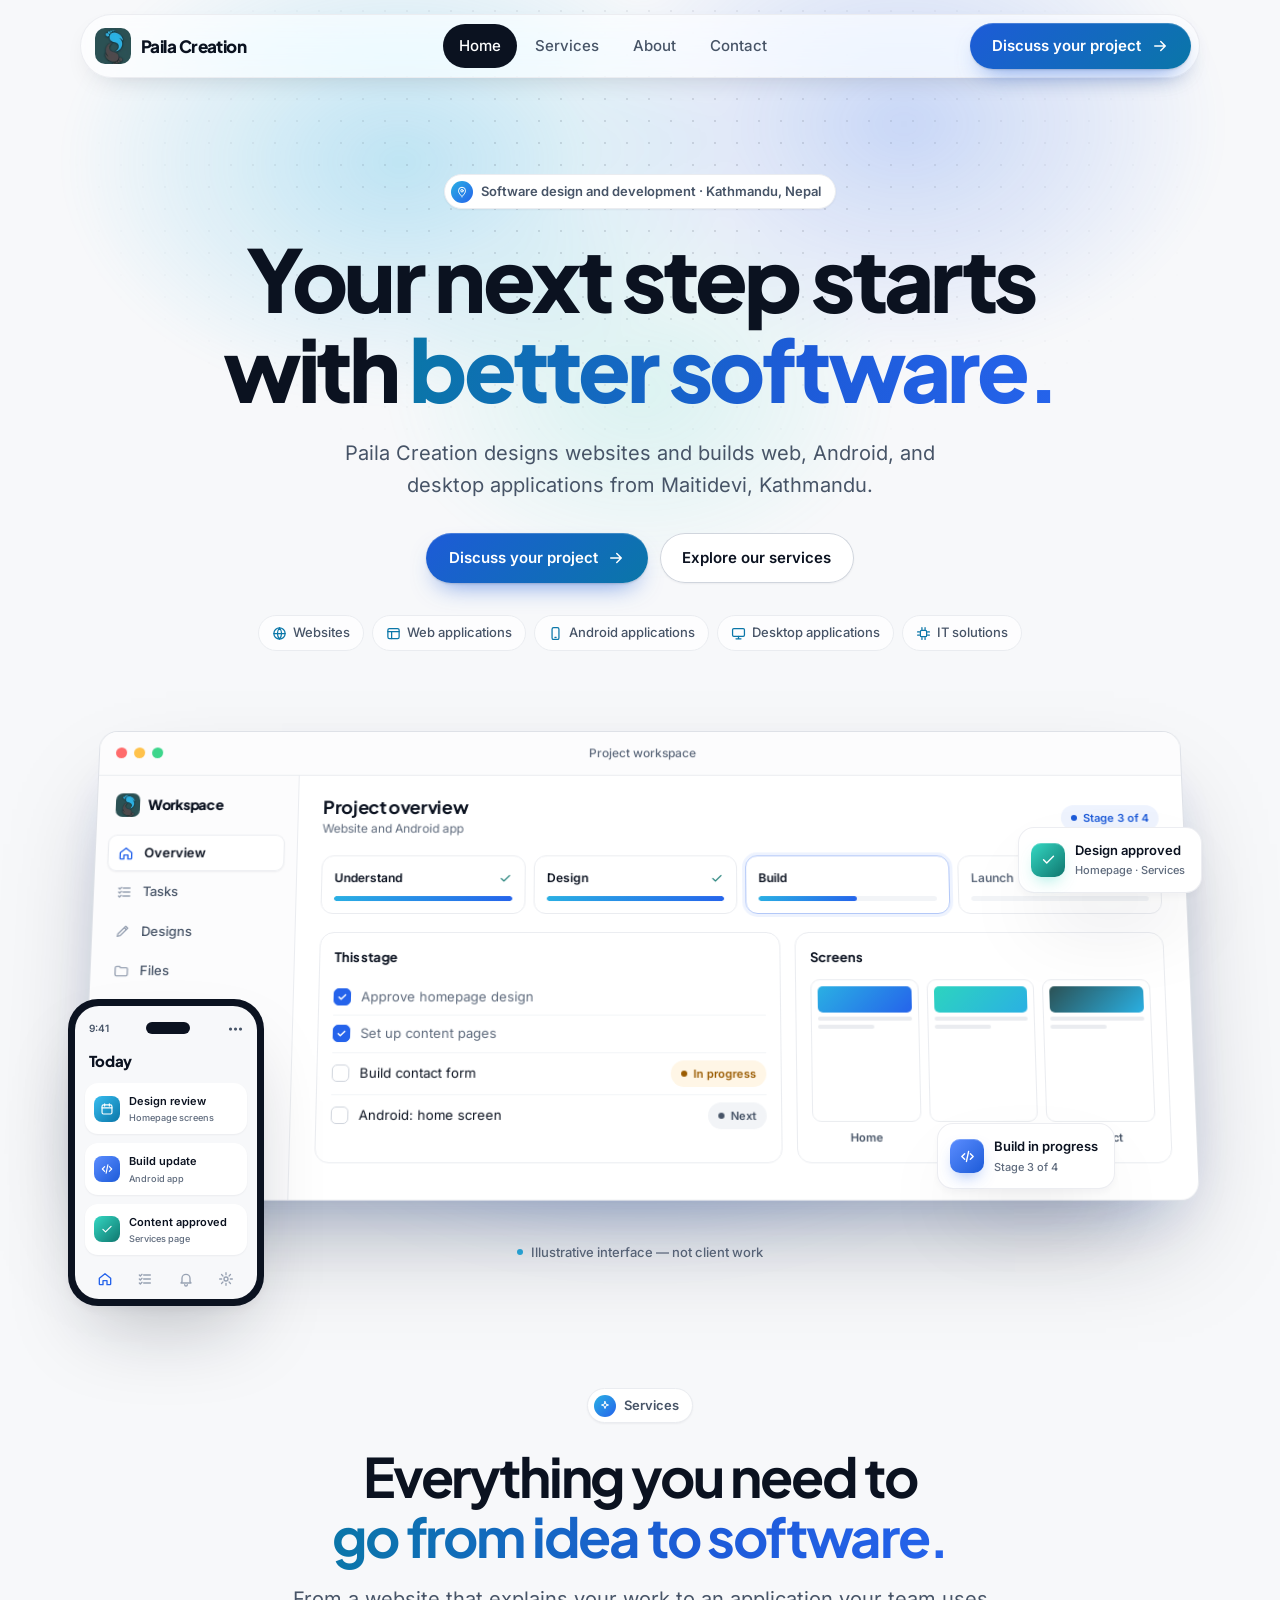
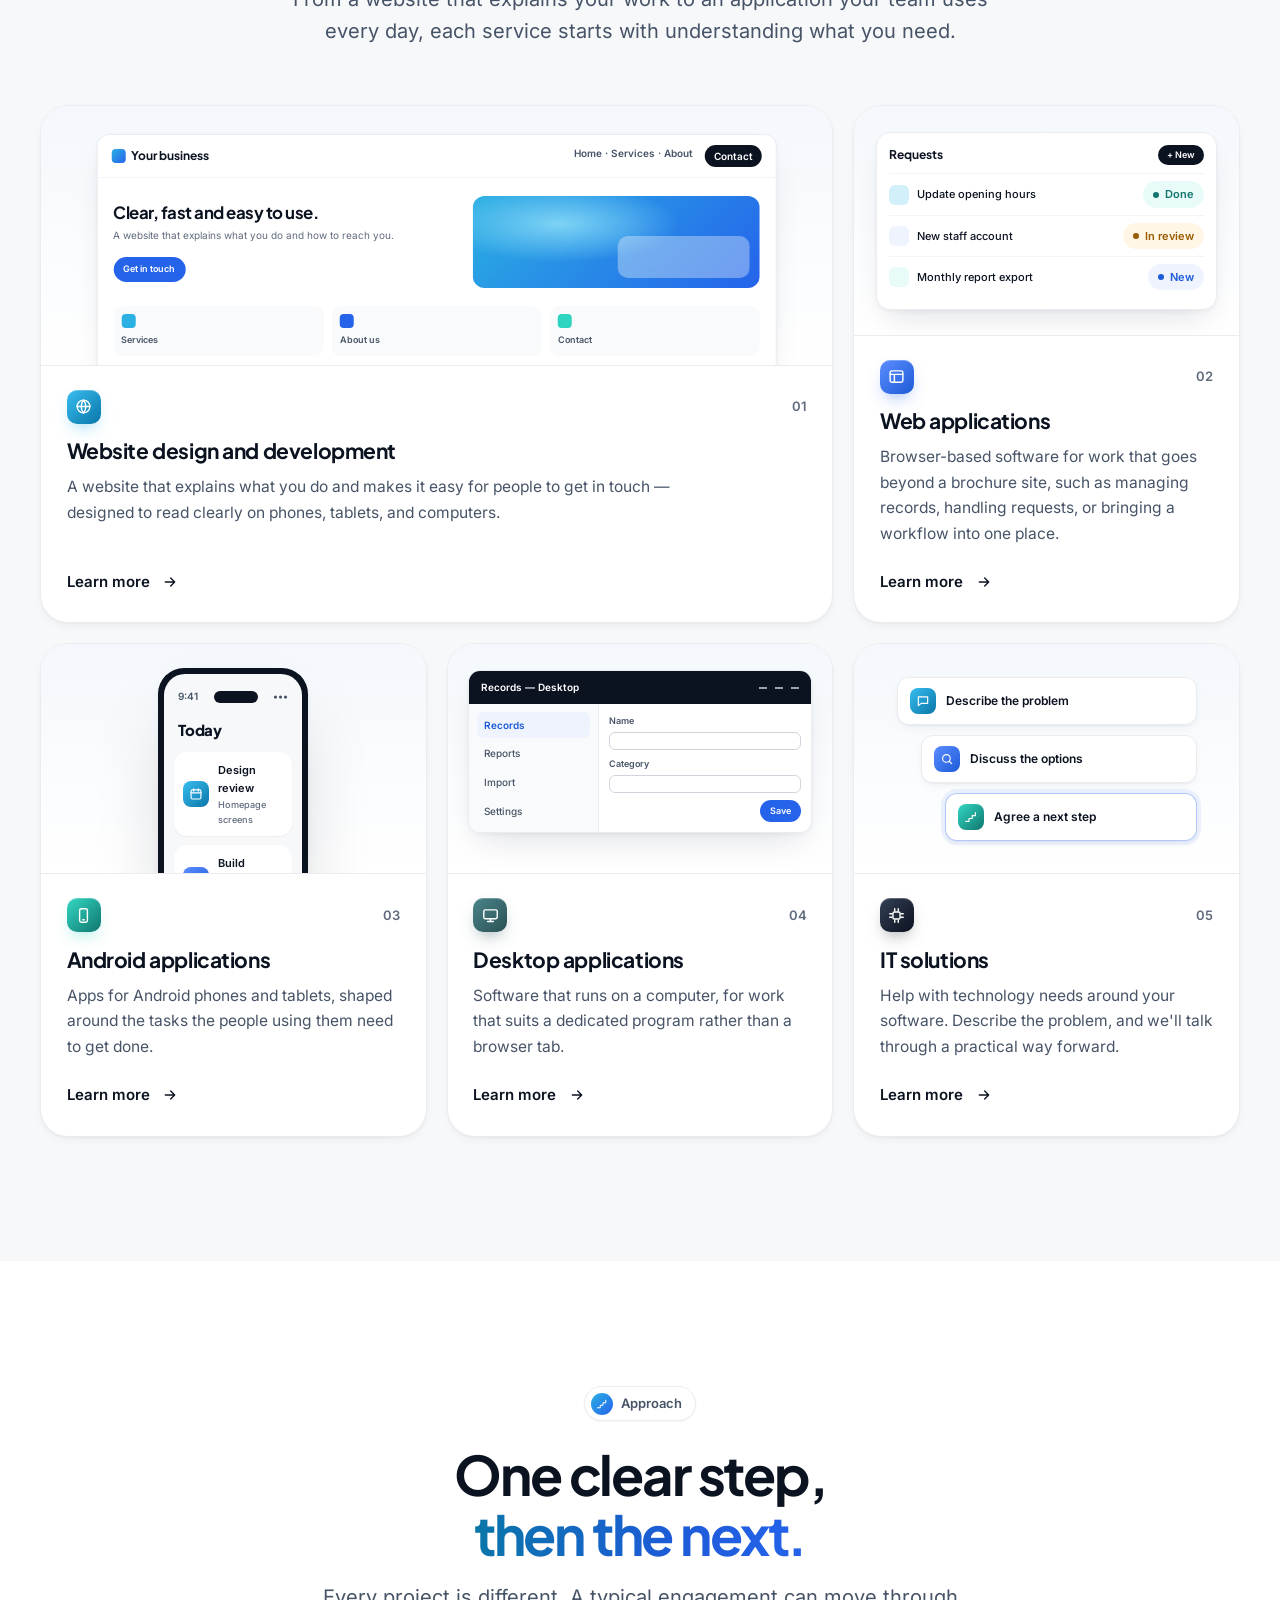
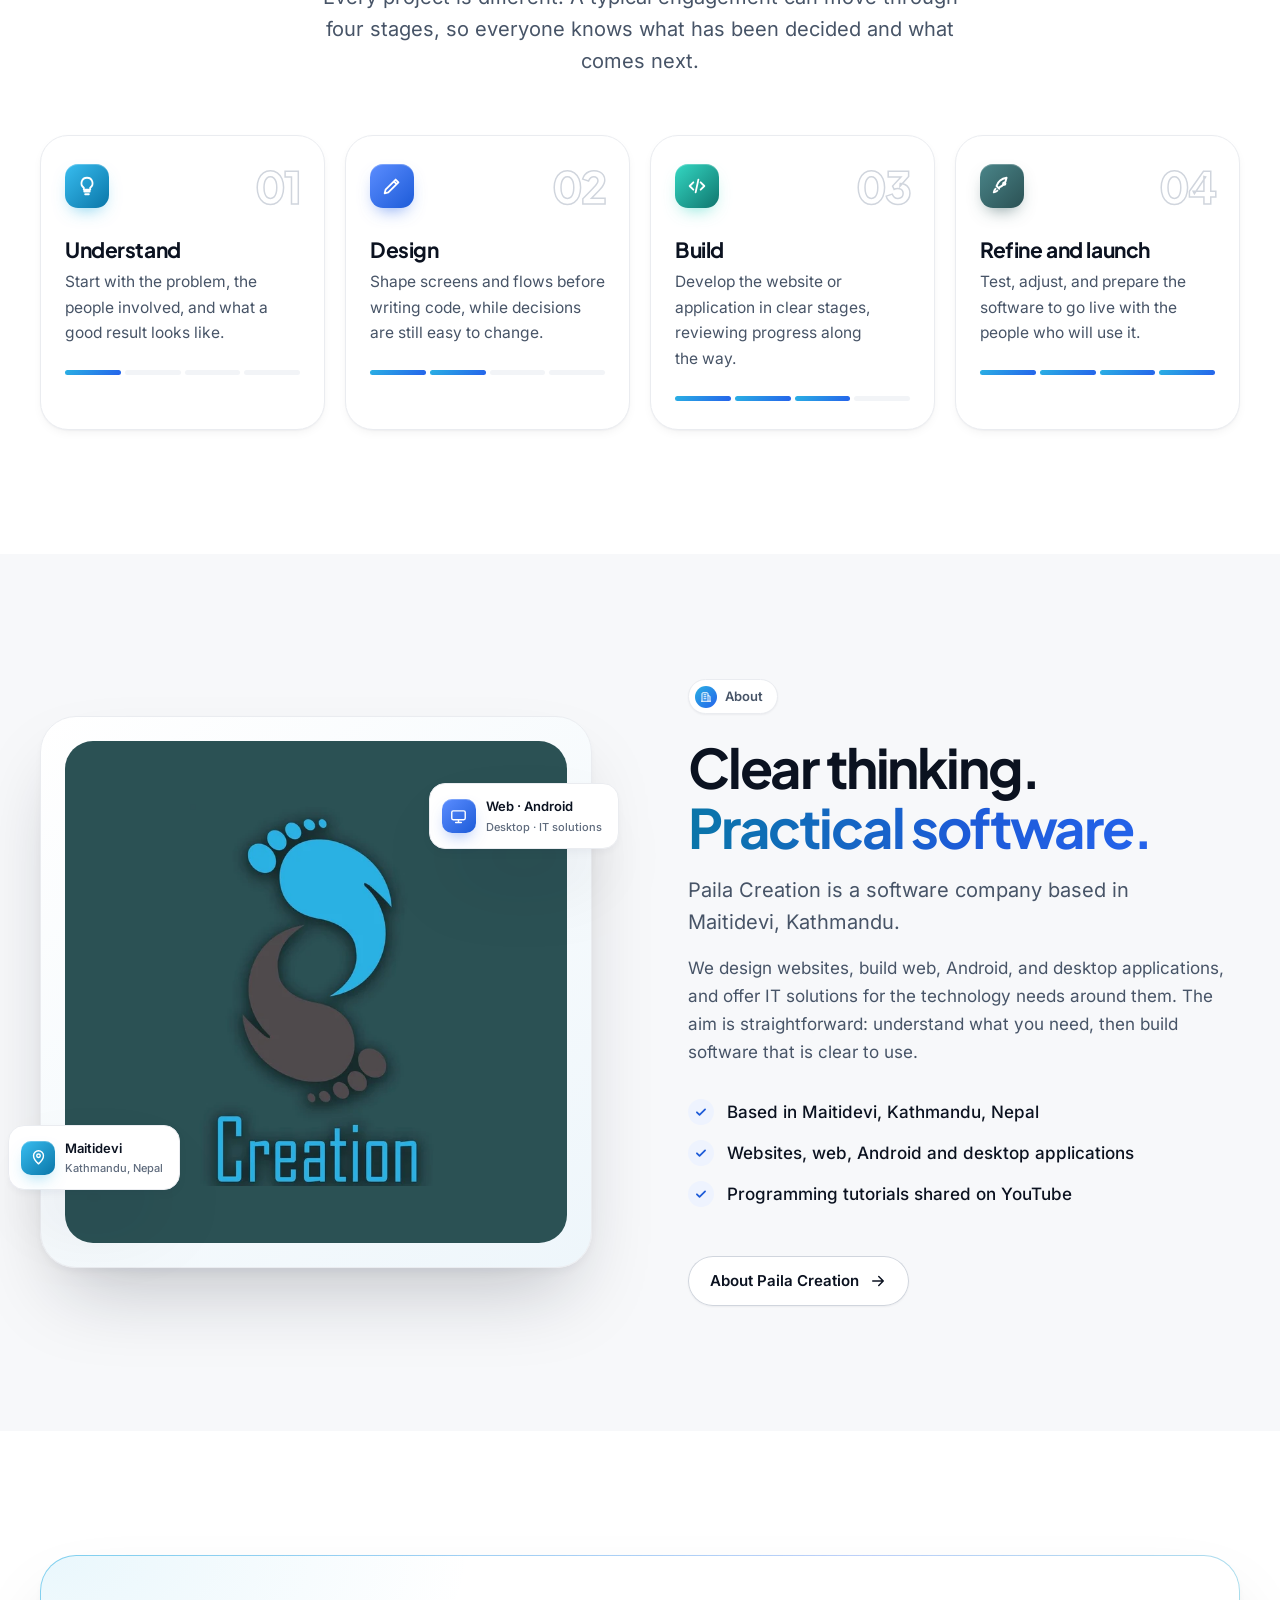
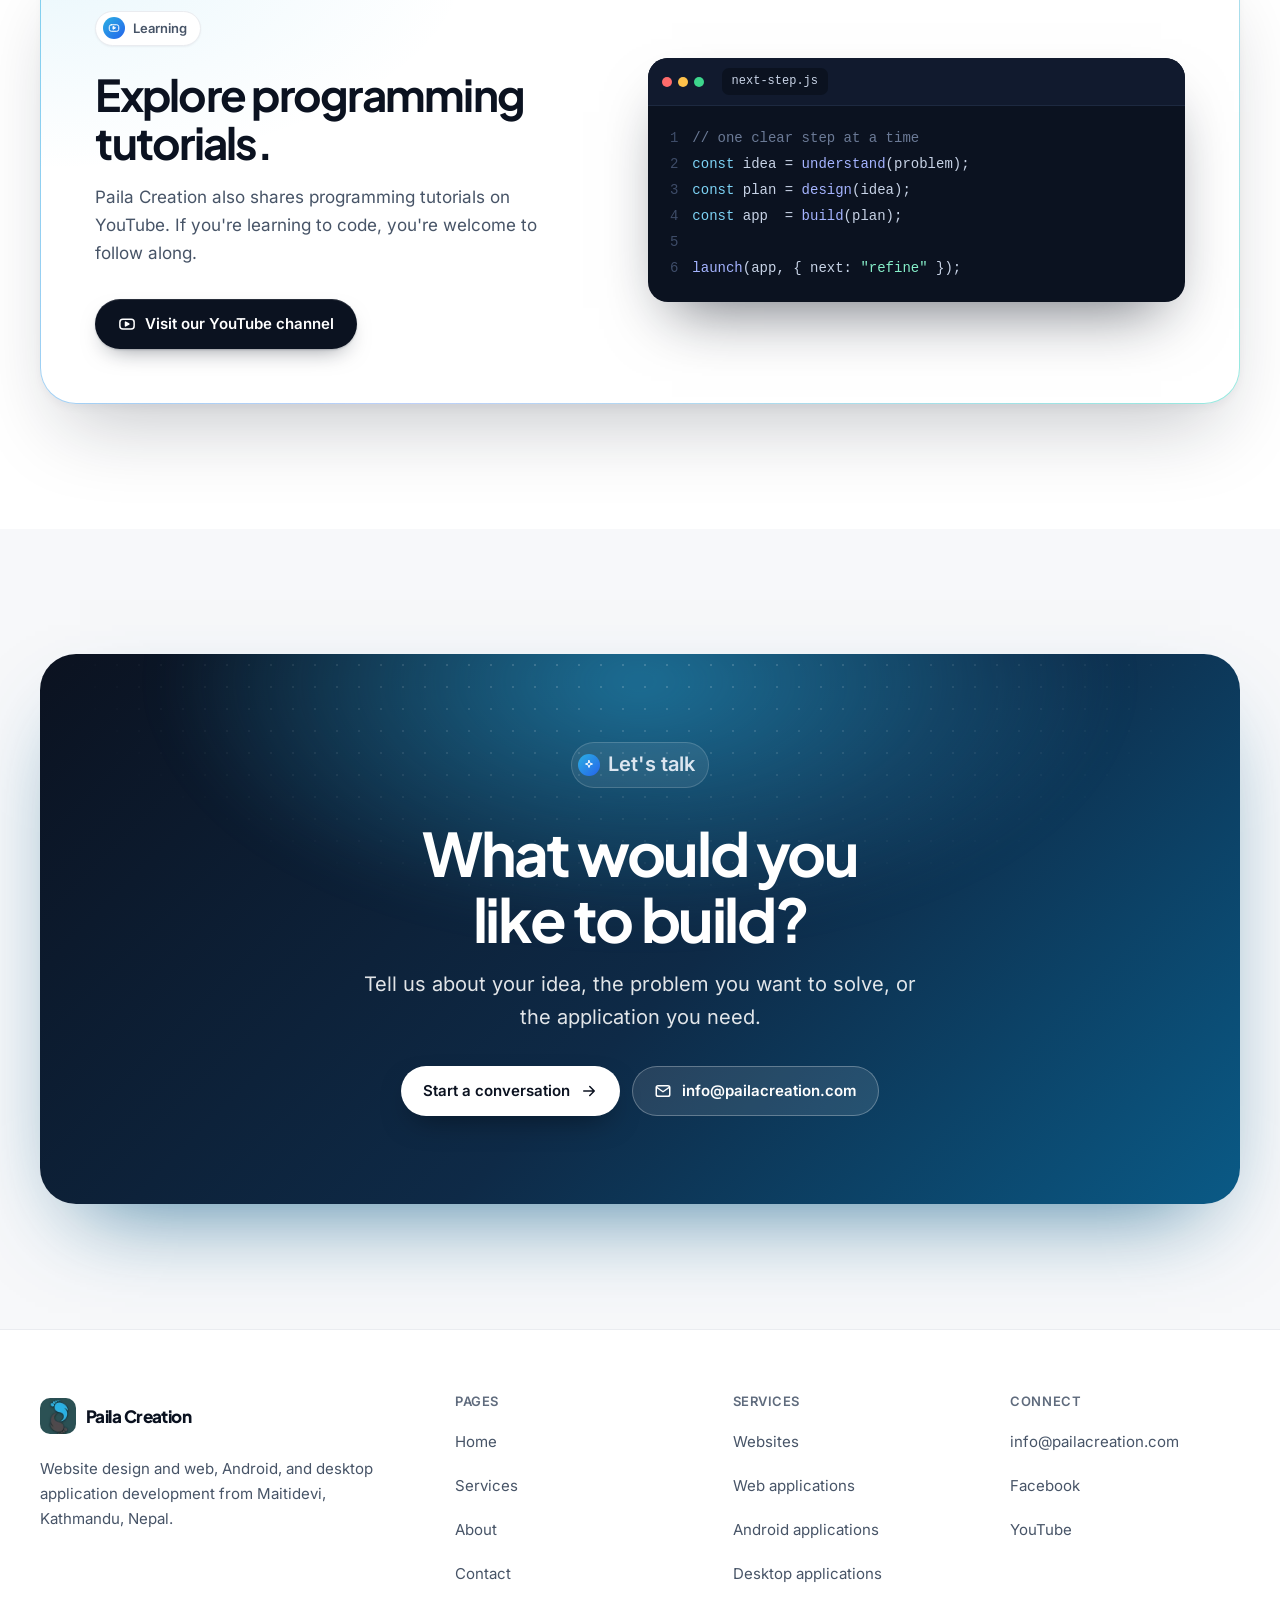
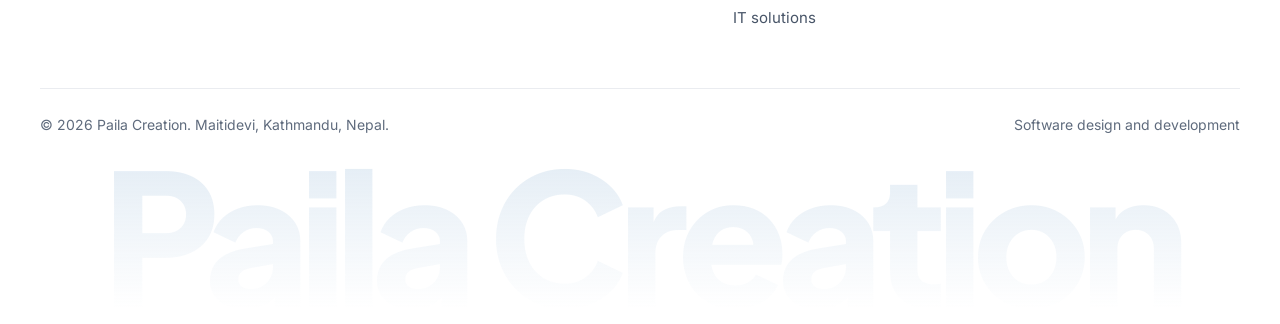
<file: index.html>
<!doctype html>
<html lang="en">
<head>
  <meta charset="utf-8">
  <meta name="viewport" content="width=device-width, initial-scale=1">
  <title>Paila Creation | Web &amp; Application Development in Kathmandu</title>
  <meta name="description" content="Paila Creation is a software company in Maitidevi, Kathmandu, designing websites and building web, Android, and desktop applications.">
  <meta name="theme-color" content="#F7F8FA">
  <script>document.documentElement.classList.add("js");</script>

  <link rel="icon" href="assets/icons/icon-32.png" sizes="32x32" type="image/png">
  <link rel="apple-touch-icon" href="assets/icons/icon-180.png">
  <link rel="preload" href="assets/fonts/jakarta-latin-wght.woff2" as="font" type="font/woff2" crossorigin>
  <link rel="preload" href="assets/fonts/inter-latin-wght.woff2" as="font" type="font/woff2" crossorigin>
  <link rel="stylesheet" href="assets/css/styles.css">

  <meta property="og:type" content="website">
  <meta property="og:site_name" content="Paila Creation">
  <meta property="og:title" content="Paila Creation | Web &amp; Application Development in Kathmandu">
  <meta property="og:description" content="Websites, web applications, Android and desktop applications, and IT solutions from Maitidevi, Kathmandu.">
  <meta property="og:image" content="assets/images/og-image.jpg">
  <meta property="og:image:width" content="1200">
  <meta property="og:image:height" content="630">
  <meta property="og:image:alt" content="Paila Creation logo on a dark teal background">
  <meta name="twitter:card" content="summary_large_image">
  <script type="application/ld+json">
  {
    "@context": "https://schema.org",
    "@type": "Organization",
    "name": "Paila Creation",
    "description": "Software company designing websites and building web, Android, and desktop applications, and offering IT solutions.",
    "email": "info@pailacreation.com",
    "address": {
      "@type": "PostalAddress",
      "addressLocality": "Maitidevi, Kathmandu",
      "addressCountry": "NP"
    },
    "sameAs": [
      "https://www.facebook.com/pailacreation",
      "https://www.youtube.com/channel/UCnS9T0V8_8yDATseNWqWEgw"
    ]
  }
  </script>
  <script src="assets/js/main.js" defer></script>
</head>
<body>
  <a class="skip-link" href="#main">Skip to content</a>

  <header class="site-header">
    <div class="header-bar">
      <a class="brand" href="index.html">
        <img src="assets/images/logo-square-88.webp" srcset="assets/images/logo-square-88.webp 1x, assets/images/logo-square-176.webp 2x" width="36" height="36" alt="">
        <span class="brand-name">Paila Creation</span>
      </a>
      <button class="nav-toggle" type="button" aria-expanded="false" aria-controls="site-nav">
        <span class="nav-toggle-bars" aria-hidden="true"><span></span><span></span><span></span></span>
        <span class="nav-toggle-label">Menu</span>
      </button>
      <nav id="site-nav" class="site-nav" aria-label="Main">
        <ul class="nav-list">
          <li><a class="nav-link" href="index.html" aria-current="page">Home</a></li>
          <li><a class="nav-link" href="services.html">Services</a></li>
          <li><a class="nav-link" href="about.html">About</a></li>
          <li><a class="nav-link" href="contact.html">Contact</a></li>
          <li class="nav-cta"><a class="btn btn--brand" href="contact.html">Discuss your project <svg class="icon" viewBox="0 0 24 24" fill="none" stroke="currentColor" stroke-width="2" stroke-linecap="round" stroke-linejoin="round" aria-hidden="true"><path d="M5 12h14M13 6l6 6-6 6"/></svg></a></li>
        </ul>
      </nav>
    </div>
  </header>

  <main id="main">
    <section class="hero page-glow" aria-labelledby="hero-title">
      <div class="container">
        <p class="eyebrow enter" style="--d:0"><span class="ico"><svg viewBox="0 0 24 24" fill="none" stroke="currentColor" stroke-width="2" stroke-linecap="round" stroke-linejoin="round" aria-hidden="true"><path d="M12 21s-7-6.2-7-11.5a7 7 0 0 1 14 0C19 14.8 12 21 12 21z"/><circle cx="12" cy="9.5" r="2.5"/></svg></span>Software design and development · Kathmandu, Nepal</p>
        <h1 id="hero-title" class="enter" style="--d:1">Your next step starts with <span class="grad-text">better software.</span></h1>
        <p class="lead enter" style="--d:2">Paila Creation designs websites and builds web, Android, and desktop applications from Maitidevi, Kathmandu.</p>
        <div class="btn-row enter" style="--d:3">
          <a class="btn btn--brand" href="contact.html">Discuss your project <svg class="icon" viewBox="0 0 24 24" fill="none" stroke="currentColor" stroke-width="2" stroke-linecap="round" stroke-linejoin="round" aria-hidden="true"><path d="M5 12h14M13 6l6 6-6 6"/></svg></a>
          <a class="btn btn--light" href="services.html">Explore our services</a>
        </div>
        <ul class="hero-tags enter" style="--d:4" aria-label="Services"><li><svg viewBox="0 0 24 24" fill="none" stroke="currentColor" stroke-width="2" stroke-linecap="round" stroke-linejoin="round" aria-hidden="true"><circle cx="12" cy="12" r="9"/><path d="M3 12h18M12 3a14 14 0 0 1 0 18M12 3a14 14 0 0 0 0 18"/></svg>Websites</li><li><svg viewBox="0 0 24 24" fill="none" stroke="currentColor" stroke-width="2" stroke-linecap="round" stroke-linejoin="round" aria-hidden="true"><rect x="3" y="4" width="18" height="16" rx="2.5"/><path d="M3 9h18M9 9v11"/></svg>Web applications</li><li><svg viewBox="0 0 24 24" fill="none" stroke="currentColor" stroke-width="2" stroke-linecap="round" stroke-linejoin="round" aria-hidden="true"><rect x="6.5" y="2.5" width="11" height="19" rx="2.5"/><path d="M11 18h2"/></svg>Android applications</li><li><svg viewBox="0 0 24 24" fill="none" stroke="currentColor" stroke-width="2" stroke-linecap="round" stroke-linejoin="round" aria-hidden="true"><rect x="2.5" y="4" width="19" height="12.5" rx="2"/><path d="M8 20.5h8M12 16.5v4"/></svg>Desktop applications</li><li><svg viewBox="0 0 24 24" fill="none" stroke="currentColor" stroke-width="2" stroke-linecap="round" stroke-linejoin="round" aria-hidden="true"><rect x="7" y="7" width="10" height="10" rx="2"/><path d="M9.5 2.5v3M14.5 2.5v3M9.5 18.5v3M14.5 18.5v3M2.5 9.5h3M2.5 14.5h3M18.5 9.5h3M18.5 14.5h3"/></svg>IT solutions</li></ul>

        <figure class="stage" aria-label="Illustrative interface: a project workspace in the browser with a matching Android app, not client work">
          <div class="window enter" style="--d:4" aria-hidden="true">
            <div class="win-bar"><i></i><i></i><i></i><span class="win-title">Project workspace</span></div>
            <div class="win-body">
              <div class="win-side">
                <div class="ws-brand"><img src="assets/images/logo-square-88.webp" width="24" height="24" alt="">Workspace</div>
                <span class="ws-item is-on"><svg viewBox="0 0 24 24" fill="none" stroke="currentColor" stroke-width="2" stroke-linecap="round" stroke-linejoin="round" aria-hidden="true"><path d="M3.5 11L12 4l8.5 7v8.5a1 1 0 0 1-1 1H15v-6H9v6H4.5a1 1 0 0 1-1-1z"/></svg>Overview</span>
                <span class="ws-item"><svg viewBox="0 0 24 24" fill="none" stroke="currentColor" stroke-width="2" stroke-linecap="round" stroke-linejoin="round" aria-hidden="true"><path d="M10 6h10M10 12h10M10 18h10M3.5 6l1.5 1.5L7.5 5M3.5 12l1.5 1.5 2.5-2.5M3.5 18l1.5 1.5 2.5-2.5"/></svg>Tasks</span>
                <span class="ws-item"><svg viewBox="0 0 24 24" fill="none" stroke="currentColor" stroke-width="2" stroke-linecap="round" stroke-linejoin="round" aria-hidden="true"><path d="M4 20l4-1L19 8l-3-3L5 16z M14 7l3 3"/></svg>Designs</span>
                <span class="ws-item"><svg viewBox="0 0 24 24" fill="none" stroke="currentColor" stroke-width="2" stroke-linecap="round" stroke-linejoin="round" aria-hidden="true"><path d="M3 7a2 2 0 0 1 2-2h4l2 2h8a2 2 0 0 1 2 2v8a2 2 0 0 1-2 2H5a2 2 0 0 1-2-2z"/></svg>Files</span>
                <span class="ws-sep">Platforms</span>
                <span class="ws-item"><svg viewBox="0 0 24 24" fill="none" stroke="currentColor" stroke-width="2" stroke-linecap="round" stroke-linejoin="round" aria-hidden="true"><circle cx="12" cy="12" r="9"/><path d="M3 12h18M12 3a14 14 0 0 1 0 18M12 3a14 14 0 0 0 0 18"/></svg>Website</span>
                <span class="ws-item"><svg viewBox="0 0 24 24" fill="none" stroke="currentColor" stroke-width="2" stroke-linecap="round" stroke-linejoin="round" aria-hidden="true"><rect x="6.5" y="2.5" width="11" height="19" rx="2.5"/><path d="M11 18h2"/></svg>Android app</span>
                <span class="ws-item"><svg viewBox="0 0 24 24" fill="none" stroke="currentColor" stroke-width="2" stroke-linecap="round" stroke-linejoin="round" aria-hidden="true"><circle cx="12" cy="12" r="3"/><path d="M12 2.5v3M12 18.5v3M2.5 12h3M18.5 12h3M5.3 5.3l2.1 2.1M16.6 16.6l2.1 2.1M5.3 18.7l2.1-2.1M16.6 7.4l2.1-2.1"/></svg>Settings</span>
              </div>
              <div class="win-main">
                <div class="wm-head"><div><h4>Project overview</h4><p>Website and Android app</p></div><span class="pill pill--blue">Stage 3 of 4</span></div>
                <ol class="steps-row">
                  <li class="is-done" style="--p:100%"><span class="st">Understand <svg viewBox="0 0 24 24" fill="none" stroke="currentColor" stroke-width="2" stroke-linecap="round" stroke-linejoin="round" aria-hidden="true"><path d="M5 12.5l4.5 4.5L19 7.5"/></svg></span><span class="bar"></span></li>
                  <li class="is-done" style="--p:100%"><span class="st">Design <svg viewBox="0 0 24 24" fill="none" stroke="currentColor" stroke-width="2" stroke-linecap="round" stroke-linejoin="round" aria-hidden="true"><path d="M5 12.5l4.5 4.5L19 7.5"/></svg></span><span class="bar"></span></li>
                  <li class="is-now" style="--p:55%"><span class="st">Build</span><span class="bar"></span></li>
                  <li style="--p:0%"><span class="st">Launch</span><span class="bar"></span></li>
                </ol>
                <div class="wm-grid">
                  <div class="panel">
                    <h5>This stage</h5>
                    <div class="task is-done"><span class="cb"><svg viewBox="0 0 24 24" fill="none" stroke="currentColor" stroke-width="3" stroke-linecap="round" stroke-linejoin="round" aria-hidden="true"><path d="M5 12.5l4.5 4.5L19 7.5"/></svg></span>Approve homepage design</div>
                    <div class="task is-done"><span class="cb"><svg viewBox="0 0 24 24" fill="none" stroke="currentColor" stroke-width="3" stroke-linecap="round" stroke-linejoin="round" aria-hidden="true"><path d="M5 12.5l4.5 4.5L19 7.5"/></svg></span>Set up content pages</div>
                    <div class="task"><span class="cb"></span>Build contact form<span class="pill pill--amber">In progress</span></div>
                    <div class="task"><span class="cb"></span>Android: home screen<span class="pill pill--gray">Next</span></div>
                  </div>
                  <div class="panel">
                    <h5>Screens</h5>
                    <div class="thumbs">
                      <div class="thumb"><div class="shot"><span class="hb"></span><span class="ln"></span><span class="ln s"></span></div><span>Home</span></div>
                      <div class="thumb"><div class="shot"><span class="hb"></span><span class="ln"></span><span class="ln s"></span></div><span>Services</span></div>
                      <div class="thumb"><div class="shot"><span class="hb"></span><span class="ln"></span><span class="ln s"></span></div><span>Contact</span></div>
                    </div>
                  </div>
                </div>
              </div>
            </div>
          </div>
          <div class="float float-note float--a enter" style="--d:7" aria-hidden="true"><span class="badge-ico badge-ico--mint badge-ico--sm" aria-hidden="true"><svg viewBox="0 0 24 24" fill="none" stroke="currentColor" stroke-width="2" stroke-linecap="round" stroke-linejoin="round" aria-hidden="true"><path d="M5 12.5l4.5 4.5L19 7.5"/></svg></span><div>Design approved<small>Homepage · Services</small></div></div>
          <div class="float float-note float--b enter" style="--d:8" aria-hidden="true"><span class="badge-ico badge-ico--blue badge-ico--sm" aria-hidden="true"><svg viewBox="0 0 24 24" fill="none" stroke="currentColor" stroke-width="2" stroke-linecap="round" stroke-linejoin="round" aria-hidden="true"><path d="M8 8l-4 4 4 4M16 8l4 4-4 4M13.5 5l-3 14"/></svg></span><div>Build in progress<small>Stage 3 of 4</small></div></div>
          <div class="float float-phone enter" style="--d:6" aria-hidden="true">
              <div class="phone-screen">
                <div class="ps-top"><span>9:41</span><i></i><span>•••</span></div>
                <h6>Today</h6>
                <div class="p-card"><span class="badge-ico badge-ico--cyan" aria-hidden="true"><svg viewBox="0 0 24 24" fill="none" stroke="currentColor" stroke-width="2" stroke-linecap="round" stroke-linejoin="round" aria-hidden="true"><rect x="3.5" y="5" width="17" height="15.5" rx="2.5"/><path d="M3.5 10h17M8 3v4M16 3v4"/></svg></span><div>Design review<small>Homepage screens</small></div></div>
                <div class="p-card"><span class="badge-ico badge-ico--blue" aria-hidden="true"><svg viewBox="0 0 24 24" fill="none" stroke="currentColor" stroke-width="2" stroke-linecap="round" stroke-linejoin="round" aria-hidden="true"><path d="M8 8l-4 4 4 4M16 8l4 4-4 4M13.5 5l-3 14"/></svg></span><div>Build update<small>Android app</small></div></div>
                <div class="p-card"><span class="badge-ico badge-ico--mint" aria-hidden="true"><svg viewBox="0 0 24 24" fill="none" stroke="currentColor" stroke-width="2" stroke-linecap="round" stroke-linejoin="round" aria-hidden="true"><path d="M5 12.5l4.5 4.5L19 7.5"/></svg></span><div>Content approved<small>Services page</small></div></div>
                <div class="p-nav"><svg viewBox="0 0 24 24" fill="none" stroke="currentColor" stroke-width="2" stroke-linecap="round" stroke-linejoin="round" aria-hidden="true"><path d="M3.5 11L12 4l8.5 7v8.5a1 1 0 0 1-1 1H15v-6H9v6H4.5a1 1 0 0 1-1-1z"/></svg><svg viewBox="0 0 24 24" fill="none" stroke="currentColor" stroke-width="2" stroke-linecap="round" stroke-linejoin="round" aria-hidden="true"><path d="M10 6h10M10 12h10M10 18h10M3.5 6l1.5 1.5L7.5 5M3.5 12l1.5 1.5 2.5-2.5M3.5 18l1.5 1.5 2.5-2.5"/></svg><svg viewBox="0 0 24 24" fill="none" stroke="currentColor" stroke-width="2" stroke-linecap="round" stroke-linejoin="round" aria-hidden="true"><path d="M6 16v-5a6 6 0 0 1 12 0v5l1.5 2h-15z"/><path d="M10 20.5a2 2 0 0 0 4 0"/></svg><svg viewBox="0 0 24 24" fill="none" stroke="currentColor" stroke-width="2" stroke-linecap="round" stroke-linejoin="round" aria-hidden="true"><circle cx="12" cy="12" r="3"/><path d="M12 2.5v3M12 18.5v3M2.5 12h3M18.5 12h3M5.3 5.3l2.1 2.1M16.6 16.6l2.1 2.1M5.3 18.7l2.1-2.1M16.6 7.4l2.1-2.1"/></svg></div>
              </div>
          </div>
          <figcaption class="stage-caption">Illustrative interface — not client work</figcaption>
        </figure>
      </div>
    </section>

    <section class="section" aria-labelledby="services-title">
      <div class="container">
        <div class="section-head center reveal">
          <p class="eyebrow"><span class="ico"><svg viewBox="0 0 24 24" fill="none" stroke="currentColor" stroke-width="2" stroke-linecap="round" stroke-linejoin="round" aria-hidden="true"><path d="M12 3l1.8 5.2L19 10l-5.2 1.8L12 17l-1.8-5.2L5 10l5.2-1.8z"/></svg></span>Services</p>
          <h2 id="services-title">Everything you need to <span class="grad-text">go from idea to software.</span></h2>
          <p class="lead">From a website that explains your work to an application your team uses every day, each service starts with understanding what you need.</p>
        </div>
        <div class="bento">
          <article class="b-card b-card--xl reveal" style="--i:0">
            <div class="b-visual">
            <div class="v-site lift" aria-hidden="true">
              <div class="vs-nav"><b><i></i>Your business</b><span>Home · Services · About <em>Contact</em></span></div>
              <div class="vs-hero"><div><strong>Clear, fast and easy to use.</strong><small>A website that explains what you do and how to reach you.</small><span class="b">Get in touch</span></div><div class="art"></div></div>
              <div class="vs-feats"><div><i></i>Services</div><div><i></i>About us</div><div><i></i>Contact</div></div>
            </div>
            </div>
            <div class="b-body">
              <div class="top"><span class="badge-ico badge-ico--cyan badge-ico--sm" aria-hidden="true"><svg viewBox="0 0 24 24" fill="none" stroke="currentColor" stroke-width="2" stroke-linecap="round" stroke-linejoin="round" aria-hidden="true"><circle cx="12" cy="12" r="9"/><path d="M3 12h18M12 3a14 14 0 0 1 0 18M12 3a14 14 0 0 0 0 18"/></svg></span><span class="num">01</span></div>
              <h3>Website design and development</h3>
              <p>A website that explains what you do and makes it easy for people to get in touch — designed to read clearly on phones, tablets, and computers.</p>
              <a class="text-link" href="services.html#websites">Learn more<span class="visually-hidden"> about website design and development</span> <svg class="icon" viewBox="0 0 24 24" fill="none" stroke="currentColor" stroke-width="2" stroke-linecap="round" stroke-linejoin="round" aria-hidden="true"><path d="M5 12h14M13 6l6 6-6 6"/></svg></a>
            </div>
          </article>
          <article class="b-card  reveal" style="--i:1">
            <div class="b-visual">
            <div class="v-table lift" aria-hidden="true">
              <div class="vt-h">Requests <span>+ New</span></div>
              <div class="row"><span class="av"></span>Update opening hours<span class="pill pill--mint">Done</span></div>
              <div class="row"><span class="av"></span>New staff account<span class="pill pill--amber">In review</span></div>
              <div class="row"><span class="av"></span>Monthly report export<span class="pill pill--blue">New</span></div>
            </div>
            </div>
            <div class="b-body">
              <div class="top"><span class="badge-ico badge-ico--blue badge-ico--sm" aria-hidden="true"><svg viewBox="0 0 24 24" fill="none" stroke="currentColor" stroke-width="2" stroke-linecap="round" stroke-linejoin="round" aria-hidden="true"><rect x="3" y="4" width="18" height="16" rx="2.5"/><path d="M3 9h18M9 9v11"/></svg></span><span class="num">02</span></div>
              <h3>Web applications</h3>
              <p>Browser-based software for work that goes beyond a brochure site, such as managing records, handling requests, or bringing a workflow into one place.</p>
              <a class="text-link" href="services.html#web-apps">Learn more<span class="visually-hidden"> about web applications</span> <svg class="icon" viewBox="0 0 24 24" fill="none" stroke="currentColor" stroke-width="2" stroke-linecap="round" stroke-linejoin="round" aria-hidden="true"><path d="M5 12h14M13 6l6 6-6 6"/></svg></a>
            </div>
          </article>
          <article class="b-card  reveal" style="--i:2">
            <div class="b-visual">
            <div class="v-phone lift" aria-hidden="true">
              <div class="phone-screen">
                <div class="ps-top"><span>9:41</span><i></i><span>•••</span></div>
                <h6>Today</h6>
                <div class="p-card"><span class="badge-ico badge-ico--cyan" aria-hidden="true"><svg viewBox="0 0 24 24" fill="none" stroke="currentColor" stroke-width="2" stroke-linecap="round" stroke-linejoin="round" aria-hidden="true"><rect x="3.5" y="5" width="17" height="15.5" rx="2.5"/><path d="M3.5 10h17M8 3v4M16 3v4"/></svg></span><div>Design review<small>Homepage screens</small></div></div>
                <div class="p-card"><span class="badge-ico badge-ico--blue" aria-hidden="true"><svg viewBox="0 0 24 24" fill="none" stroke="currentColor" stroke-width="2" stroke-linecap="round" stroke-linejoin="round" aria-hidden="true"><path d="M8 8l-4 4 4 4M16 8l4 4-4 4M13.5 5l-3 14"/></svg></span><div>Build update<small>Android app</small></div></div>
                <div class="p-card"><span class="badge-ico badge-ico--mint" aria-hidden="true"><svg viewBox="0 0 24 24" fill="none" stroke="currentColor" stroke-width="2" stroke-linecap="round" stroke-linejoin="round" aria-hidden="true"><path d="M5 12.5l4.5 4.5L19 7.5"/></svg></span><div>Content approved<small>Services page</small></div></div>
                <div class="p-nav"><svg viewBox="0 0 24 24" fill="none" stroke="currentColor" stroke-width="2" stroke-linecap="round" stroke-linejoin="round" aria-hidden="true"><path d="M3.5 11L12 4l8.5 7v8.5a1 1 0 0 1-1 1H15v-6H9v6H4.5a1 1 0 0 1-1-1z"/></svg><svg viewBox="0 0 24 24" fill="none" stroke="currentColor" stroke-width="2" stroke-linecap="round" stroke-linejoin="round" aria-hidden="true"><path d="M10 6h10M10 12h10M10 18h10M3.5 6l1.5 1.5L7.5 5M3.5 12l1.5 1.5 2.5-2.5M3.5 18l1.5 1.5 2.5-2.5"/></svg><svg viewBox="0 0 24 24" fill="none" stroke="currentColor" stroke-width="2" stroke-linecap="round" stroke-linejoin="round" aria-hidden="true"><path d="M6 16v-5a6 6 0 0 1 12 0v5l1.5 2h-15z"/><path d="M10 20.5a2 2 0 0 0 4 0"/></svg><svg viewBox="0 0 24 24" fill="none" stroke="currentColor" stroke-width="2" stroke-linecap="round" stroke-linejoin="round" aria-hidden="true"><circle cx="12" cy="12" r="3"/><path d="M12 2.5v3M12 18.5v3M2.5 12h3M18.5 12h3M5.3 5.3l2.1 2.1M16.6 16.6l2.1 2.1M5.3 18.7l2.1-2.1M16.6 7.4l2.1-2.1"/></svg></div>
              </div>
            </div>
            </div>
            <div class="b-body">
              <div class="top"><span class="badge-ico badge-ico--mint badge-ico--sm" aria-hidden="true"><svg viewBox="0 0 24 24" fill="none" stroke="currentColor" stroke-width="2" stroke-linecap="round" stroke-linejoin="round" aria-hidden="true"><rect x="6.5" y="2.5" width="11" height="19" rx="2.5"/><path d="M11 18h2"/></svg></span><span class="num">03</span></div>
              <h3>Android applications</h3>
              <p>Apps for Android phones and tablets, shaped around the tasks the people using them need to get done.</p>
              <a class="text-link" href="services.html#android">Learn more<span class="visually-hidden"> about android applications</span> <svg class="icon" viewBox="0 0 24 24" fill="none" stroke="currentColor" stroke-width="2" stroke-linecap="round" stroke-linejoin="round" aria-hidden="true"><path d="M5 12h14M13 6l6 6-6 6"/></svg></a>
            </div>
          </article>
          <article class="b-card  reveal" style="--i:0">
            <div class="b-visual">
            <div class="v-desk lift" aria-hidden="true">
              <div class="db">Records — Desktop<span><i></i><i></i><i></i></span></div>
              <div class="dbody">
                <div class="dside"><span class="on">Records</span><span>Reports</span><span>Import</span><span>Settings</span></div>
                <div class="dmain"><label>Name<i></i></label><label>Category<i></i></label><em>Save</em></div>
              </div>
            </div>
            </div>
            <div class="b-body">
              <div class="top"><span class="badge-ico badge-ico--teal badge-ico--sm" aria-hidden="true"><svg viewBox="0 0 24 24" fill="none" stroke="currentColor" stroke-width="2" stroke-linecap="round" stroke-linejoin="round" aria-hidden="true"><rect x="2.5" y="4" width="19" height="12.5" rx="2"/><path d="M8 20.5h8M12 16.5v4"/></svg></span><span class="num">04</span></div>
              <h3>Desktop applications</h3>
              <p>Software that runs on a computer, for work that suits a dedicated program rather than a browser tab.</p>
              <a class="text-link" href="services.html#desktop">Learn more<span class="visually-hidden"> about desktop applications</span> <svg class="icon" viewBox="0 0 24 24" fill="none" stroke="currentColor" stroke-width="2" stroke-linecap="round" stroke-linejoin="round" aria-hidden="true"><path d="M5 12h14M13 6l6 6-6 6"/></svg></a>
            </div>
          </article>
          <article class="b-card  reveal" style="--i:1">
            <div class="b-visual">
            <div class="v-flow" aria-hidden="true"><ol class="lift">
              <li><span class="badge-ico badge-ico--cyan" aria-hidden="true"><svg viewBox="0 0 24 24" fill="none" stroke="currentColor" stroke-width="2" stroke-linecap="round" stroke-linejoin="round" aria-hidden="true"><path d="M4 5h16v11H9l-5 4z"/></svg></span>Describe the problem</li>
              <li><span class="badge-ico badge-ico--blue" aria-hidden="true"><svg viewBox="0 0 24 24" fill="none" stroke="currentColor" stroke-width="2" stroke-linecap="round" stroke-linejoin="round" aria-hidden="true"><circle cx="11" cy="11" r="6.5"/><path d="M20 20l-4.2-4.2"/></svg></span>Discuss the options</li>
              <li><span class="badge-ico badge-ico--mint" aria-hidden="true"><svg viewBox="0 0 24 24" fill="none" stroke="currentColor" stroke-width="2" stroke-linecap="round" stroke-linejoin="round" aria-hidden="true"><path d="M3 19.5h5.5v-5h5.5v-5h5.5v-5"/></svg></span>Agree a next step</li>
            </ol></div>
            </div>
            <div class="b-body">
              <div class="top"><span class="badge-ico badge-ico--ink badge-ico--sm" aria-hidden="true"><svg viewBox="0 0 24 24" fill="none" stroke="currentColor" stroke-width="2" stroke-linecap="round" stroke-linejoin="round" aria-hidden="true"><rect x="7" y="7" width="10" height="10" rx="2"/><path d="M9.5 2.5v3M14.5 2.5v3M9.5 18.5v3M14.5 18.5v3M2.5 9.5h3M2.5 14.5h3M18.5 9.5h3M18.5 14.5h3"/></svg></span><span class="num">05</span></div>
              <h3>IT solutions</h3>
              <p>Help with technology needs around your software. Describe the problem, and we'll talk through a practical way forward.</p>
              <a class="text-link" href="services.html#it-solutions">Learn more<span class="visually-hidden"> about it solutions</span> <svg class="icon" viewBox="0 0 24 24" fill="none" stroke="currentColor" stroke-width="2" stroke-linecap="round" stroke-linejoin="round" aria-hidden="true"><path d="M5 12h14M13 6l6 6-6 6"/></svg></a>
            </div>
          </article>
        </div>
      </div>
    </section>

    <section class="section section--white" aria-labelledby="approach-title">
      <div class="container">
        <div class="section-head center reveal">
          <p class="eyebrow"><span class="ico"><svg viewBox="0 0 24 24" fill="none" stroke="currentColor" stroke-width="2" stroke-linecap="round" stroke-linejoin="round" aria-hidden="true"><path d="M3 19.5h5.5v-5h5.5v-5h5.5v-5"/></svg></span>Approach</p>
          <h2 id="approach-title">One clear step, <span class="grad-text">then the next.</span></h2>
          <p class="lead">Every project is different. A typical engagement can move through four stages, so everyone knows what has been decided and what comes next.</p>
        </div>
        <ol class="process">
          <li class="p-step reveal" style="--i:0">
            <div class="top"><span class="badge-ico badge-ico--cyan" aria-hidden="true"><svg viewBox="0 0 24 24" fill="none" stroke="currentColor" stroke-width="2" stroke-linecap="round" stroke-linejoin="round" aria-hidden="true"><path d="M9 18h6M10 21h4M12 3a6 6 0 0 0-3.5 10.9V16h7v-2.1A6 6 0 0 0 12 3z"/></svg></span><span class="n" aria-hidden="true">01</span></div>
            <h3>Understand</h3>
            <p>Start with the problem, the people involved, and what a good result looks like.</p>
            <div class="meter" aria-hidden="true"><i></i><i></i><i></i><i></i></div>
          </li>
          <li class="p-step reveal" style="--i:1">
            <div class="top"><span class="badge-ico badge-ico--blue" aria-hidden="true"><svg viewBox="0 0 24 24" fill="none" stroke="currentColor" stroke-width="2" stroke-linecap="round" stroke-linejoin="round" aria-hidden="true"><path d="M4 20l4-1L19 8l-3-3L5 16z M14 7l3 3"/></svg></span><span class="n" aria-hidden="true">02</span></div>
            <h3>Design</h3>
            <p>Shape screens and flows before writing code, while decisions are still easy to change.</p>
            <div class="meter" aria-hidden="true"><i></i><i></i><i></i><i></i></div>
          </li>
          <li class="p-step reveal" style="--i:2">
            <div class="top"><span class="badge-ico badge-ico--mint" aria-hidden="true"><svg viewBox="0 0 24 24" fill="none" stroke="currentColor" stroke-width="2" stroke-linecap="round" stroke-linejoin="round" aria-hidden="true"><path d="M8 8l-4 4 4 4M16 8l4 4-4 4M13.5 5l-3 14"/></svg></span><span class="n" aria-hidden="true">03</span></div>
            <h3>Build</h3>
            <p>Develop the website or application in clear stages, reviewing progress along the way.</p>
            <div class="meter" aria-hidden="true"><i></i><i></i><i></i><i></i></div>
          </li>
          <li class="p-step reveal" style="--i:3">
            <div class="top"><span class="badge-ico badge-ico--teal" aria-hidden="true"><svg viewBox="0 0 24 24" fill="none" stroke="currentColor" stroke-width="2" stroke-linecap="round" stroke-linejoin="round" aria-hidden="true"><path d="M9 15l-3-3c1.5-4.5 5-8 11-9-1 6-4.5 9.5-9 11z"/><path d="M5 15c-1.5 1.5-2 4-2 4s2.5-.5 4-2"/><circle cx="14.5" cy="9.5" r="1.3"/></svg></span><span class="n" aria-hidden="true">04</span></div>
            <h3>Refine and launch</h3>
            <p>Test, adjust, and prepare the software to go live with the people who will use it.</p>
            <div class="meter" aria-hidden="true"><i></i><i></i><i></i><i></i></div>
          </li>
        </ol>
      </div>
    </section>

    <section class="section" aria-labelledby="about-title">
      <div class="container split">
        <figure class="logo-card reveal">
          <div class="inner">
            <img src="assets/images/logo-full-400.webp"
                 srcset="assets/images/logo-full-400.webp 400w, assets/images/logo-full-800.webp 800w"
                 sizes="(min-width: 960px) 280px, 50vw"
                 width="400" height="592" loading="lazy" decoding="async"
                 alt="Paila Creation logo: two curved footprints, one cyan and one charcoal, above the word Creation">
          </div>
          <div class="float-note fn-1" aria-hidden="true"><span class="badge-ico badge-ico--cyan badge-ico--sm" aria-hidden="true"><svg viewBox="0 0 24 24" fill="none" stroke="currentColor" stroke-width="2" stroke-linecap="round" stroke-linejoin="round" aria-hidden="true"><path d="M12 21s-7-6.2-7-11.5a7 7 0 0 1 14 0C19 14.8 12 21 12 21z"/><circle cx="12" cy="9.5" r="2.5"/></svg></span><div>Maitidevi<small>Kathmandu, Nepal</small></div></div>
          <div class="float-note fn-2" aria-hidden="true"><span class="badge-ico badge-ico--blue badge-ico--sm" aria-hidden="true"><svg viewBox="0 0 24 24" fill="none" stroke="currentColor" stroke-width="2" stroke-linecap="round" stroke-linejoin="round" aria-hidden="true"><rect x="2.5" y="4" width="19" height="12.5" rx="2"/><path d="M8 20.5h8M12 16.5v4"/></svg></span><div>Web · Android<small>Desktop · IT solutions</small></div></div>
        </figure>
        <div class="reveal">
          <p class="eyebrow"><span class="ico"><svg viewBox="0 0 24 24" fill="none" stroke="currentColor" stroke-width="2" stroke-linecap="round" stroke-linejoin="round" aria-hidden="true"><path d="M4 20.5V5.5a2 2 0 0 1 2-2h8a2 2 0 0 1 2 2v15M16 9.5h2a2 2 0 0 1 2 2v9M3 20.5h18M8 7.5h4M8 11.5h4M8 15.5h4"/></svg></span>About</p>
          <h2 id="about-title">Clear thinking. <span class="grad-text">Practical software.</span></h2>
          <p class="lead">Paila Creation is a software company based in Maitidevi, Kathmandu.</p>
          <p class="muted">We design websites, build web, Android, and desktop applications, and offer IT solutions for the technology needs around them. The aim is straightforward: understand what you need, then build software that is clear to use.</p>
          <ul class="ticks">
            <li><span class="ok" aria-hidden="true"><svg viewBox="0 0 24 24" fill="none" stroke="currentColor" stroke-width="3" stroke-linecap="round" stroke-linejoin="round" aria-hidden="true"><path d="M5 12.5l4.5 4.5L19 7.5"/></svg></span>Based in Maitidevi, Kathmandu, Nepal</li>
            <li><span class="ok" aria-hidden="true"><svg viewBox="0 0 24 24" fill="none" stroke="currentColor" stroke-width="3" stroke-linecap="round" stroke-linejoin="round" aria-hidden="true"><path d="M5 12.5l4.5 4.5L19 7.5"/></svg></span>Websites, web, Android and desktop applications</li>
            <li><span class="ok" aria-hidden="true"><svg viewBox="0 0 24 24" fill="none" stroke="currentColor" stroke-width="3" stroke-linecap="round" stroke-linejoin="round" aria-hidden="true"><path d="M5 12.5l4.5 4.5L19 7.5"/></svg></span>Programming tutorials shared on YouTube</li>
          </ul>
          <a class="btn btn--light" href="about.html">About Paila Creation <svg class="icon" viewBox="0 0 24 24" fill="none" stroke="currentColor" stroke-width="2" stroke-linecap="round" stroke-linejoin="round" aria-hidden="true"><path d="M5 12h14M13 6l6 6-6 6"/></svg></a>
        </div>
      </div>
    </section>

    <section class="section section--white" aria-labelledby="learn-title">
      <div class="container">
        <div class="learn reveal">
          <div class="learn-in">
            <div>
              <p class="eyebrow"><span class="ico"><svg viewBox="0 0 24 24" fill="none" stroke="currentColor" stroke-width="2" stroke-linecap="round" stroke-linejoin="round" aria-hidden="true"><rect x="2.5" y="5.5" width="19" height="13" rx="4"/><path d="M10 9.5v5l4.5-2.5z" fill="currentColor"/></svg></span>Learning</p>
              <h2 id="learn-title">Explore programming tutorials.</h2>
              <p class="muted">Paila Creation also shares programming tutorials on YouTube. If you're learning to code, you're welcome to follow along.</p>
              <p class="mt-6"><a class="btn" href="https://www.youtube.com/channel/UCnS9T0V8_8yDATseNWqWEgw" rel="noopener"><svg class="icon" viewBox="0 0 24 24" fill="none" stroke="currentColor" stroke-width="2" stroke-linecap="round" stroke-linejoin="round" aria-hidden="true"><rect x="2.5" y="5.5" width="19" height="13" rx="4"/><path d="M10 9.5v5l4.5-2.5z" fill="currentColor"/></svg> Visit our YouTube channel</a></p>
            </div>
            <figure class="editor" aria-hidden="true">
              <div class="tabs"><i></i><i></i><i></i><span>next-step.js</span></div>
<pre><span class="ln">1</span><span class="c">// one clear step at a time</span>
<span class="ln">2</span><span class="k">const</span> idea = <span class="f">understand</span>(problem);
<span class="ln">3</span><span class="k">const</span> plan = <span class="f">design</span>(idea);
<span class="ln">4</span><span class="k">const</span> app  = <span class="f">build</span>(plan);
<span class="ln">5</span>
<span class="ln">6</span><span class="f">launch</span>(app, { next: <span class="s">"refine"</span> });</pre>
            </figure>
          </div>
        </div>
      </div>
    </section>

    <section class="section" aria-labelledby="cta-title">
      <div class="container">
        <div class="cta-card on-dark reveal">
          <p class="eyebrow"><span class="ico"><svg viewBox="0 0 24 24" fill="none" stroke="currentColor" stroke-width="2" stroke-linecap="round" stroke-linejoin="round" aria-hidden="true"><path d="M12 3l1.8 5.2L19 10l-5.2 1.8L12 17l-1.8-5.2L5 10l5.2-1.8z"/></svg></span>Let's talk</p>
          <h2 id="cta-title">What would you like to build?</h2>
          <p>Tell us about your idea, the problem you want to solve, or the application you need.</p>
          <div class="btn-row">
            <a class="btn btn--white" href="contact.html">Start a conversation <svg class="icon" viewBox="0 0 24 24" fill="none" stroke="currentColor" stroke-width="2" stroke-linecap="round" stroke-linejoin="round" aria-hidden="true"><path d="M5 12h14M13 6l6 6-6 6"/></svg></a>
            <a class="btn btn--glass" href="mailto:info@pailacreation.com"><svg class="icon" viewBox="0 0 24 24" fill="none" stroke="currentColor" stroke-width="2" stroke-linecap="round" stroke-linejoin="round" aria-hidden="true"><rect x="3" y="5" width="18" height="14" rx="2.5"/><path d="M3.5 7l8.5 6 8.5-6"/></svg> info@pailacreation.com</a>
          </div>
        </div>
      </div>
    </section>
  </main>

  <footer class="site-footer">
    <div class="container">
      <div class="footer-grid">
        <div class="footer-brand">
          <a class="brand" href="index.html">
            <img src="assets/images/logo-square-88.webp" width="36" height="36" alt="" loading="lazy">
            <span class="brand-name">Paila Creation</span>
          </a>
          <p>Website design and web, Android, and desktop application development from Maitidevi, Kathmandu, Nepal.</p>
        </div>
        <nav aria-label="Footer">
          <h2>Pages</h2>
          <ul class="footer-links">
            <li><a href="index.html">Home</a></li>
            <li><a href="services.html">Services</a></li>
            <li><a href="about.html">About</a></li>
            <li><a href="contact.html">Contact</a></li>
          </ul>
        </nav>
        <div>
          <h2>Services</h2>
          <ul class="footer-links">
            <li><a href="services.html#websites">Websites</a></li>
            <li><a href="services.html#web-apps">Web applications</a></li>
            <li><a href="services.html#android">Android applications</a></li>
            <li><a href="services.html#desktop">Desktop applications</a></li>
            <li><a href="services.html#it-solutions">IT solutions</a></li>
          </ul>
        </div>
        <div>
          <h2>Connect</h2>
          <ul class="footer-links">
            <li><a href="mailto:info@pailacreation.com">info@pailacreation.com</a></li>
            <li><a href="https://www.facebook.com/pailacreation" rel="noopener">Facebook</a></li>
            <li><a href="https://www.youtube.com/channel/UCnS9T0V8_8yDATseNWqWEgw" rel="noopener">YouTube</a></li>
          </ul>
        </div>
      </div>
      <div class="footer-bottom">
        <p>© <span data-year>2026</span> Paila Creation. Maitidevi, Kathmandu, Nepal.</p>
        <p>Software design and development</p>
      </div>
    </div>
    <p class="footer-word" aria-hidden="true">Paila Creation</p>
  </footer>
</body>
</html>
</file>
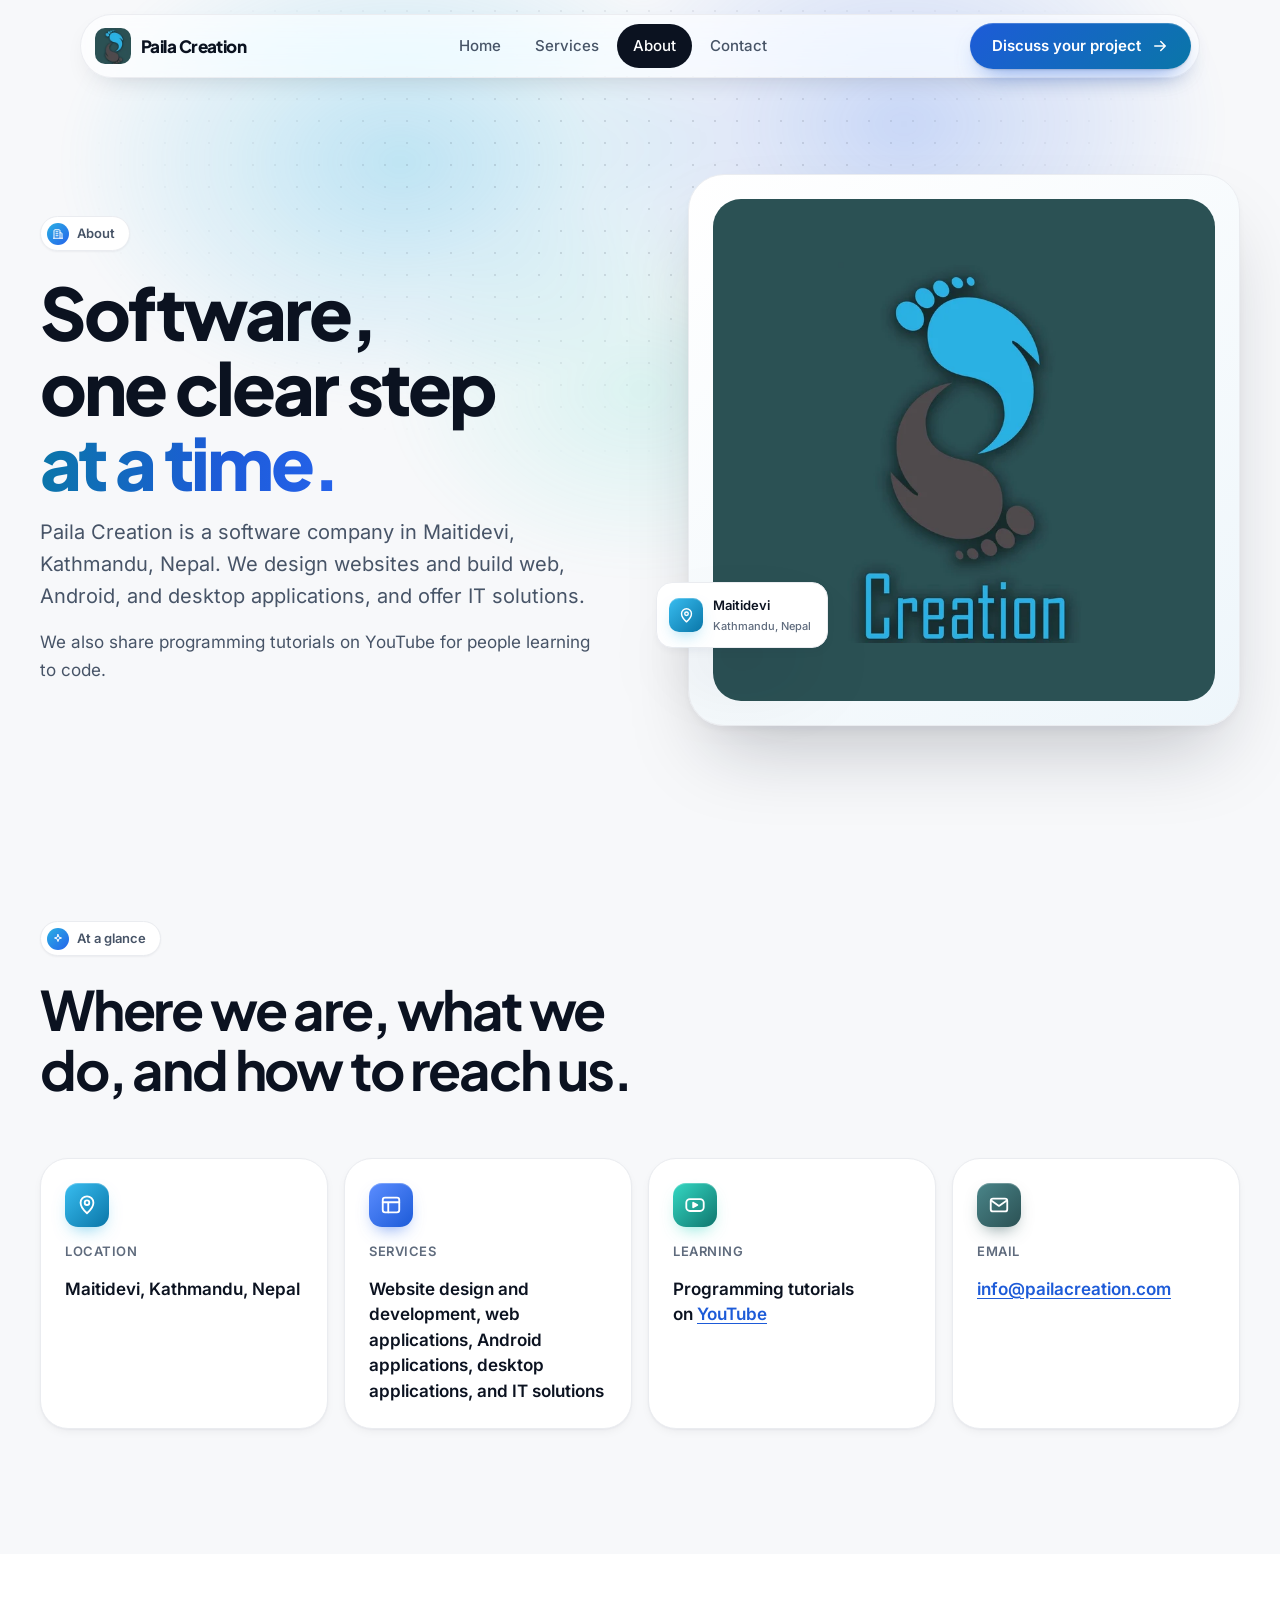
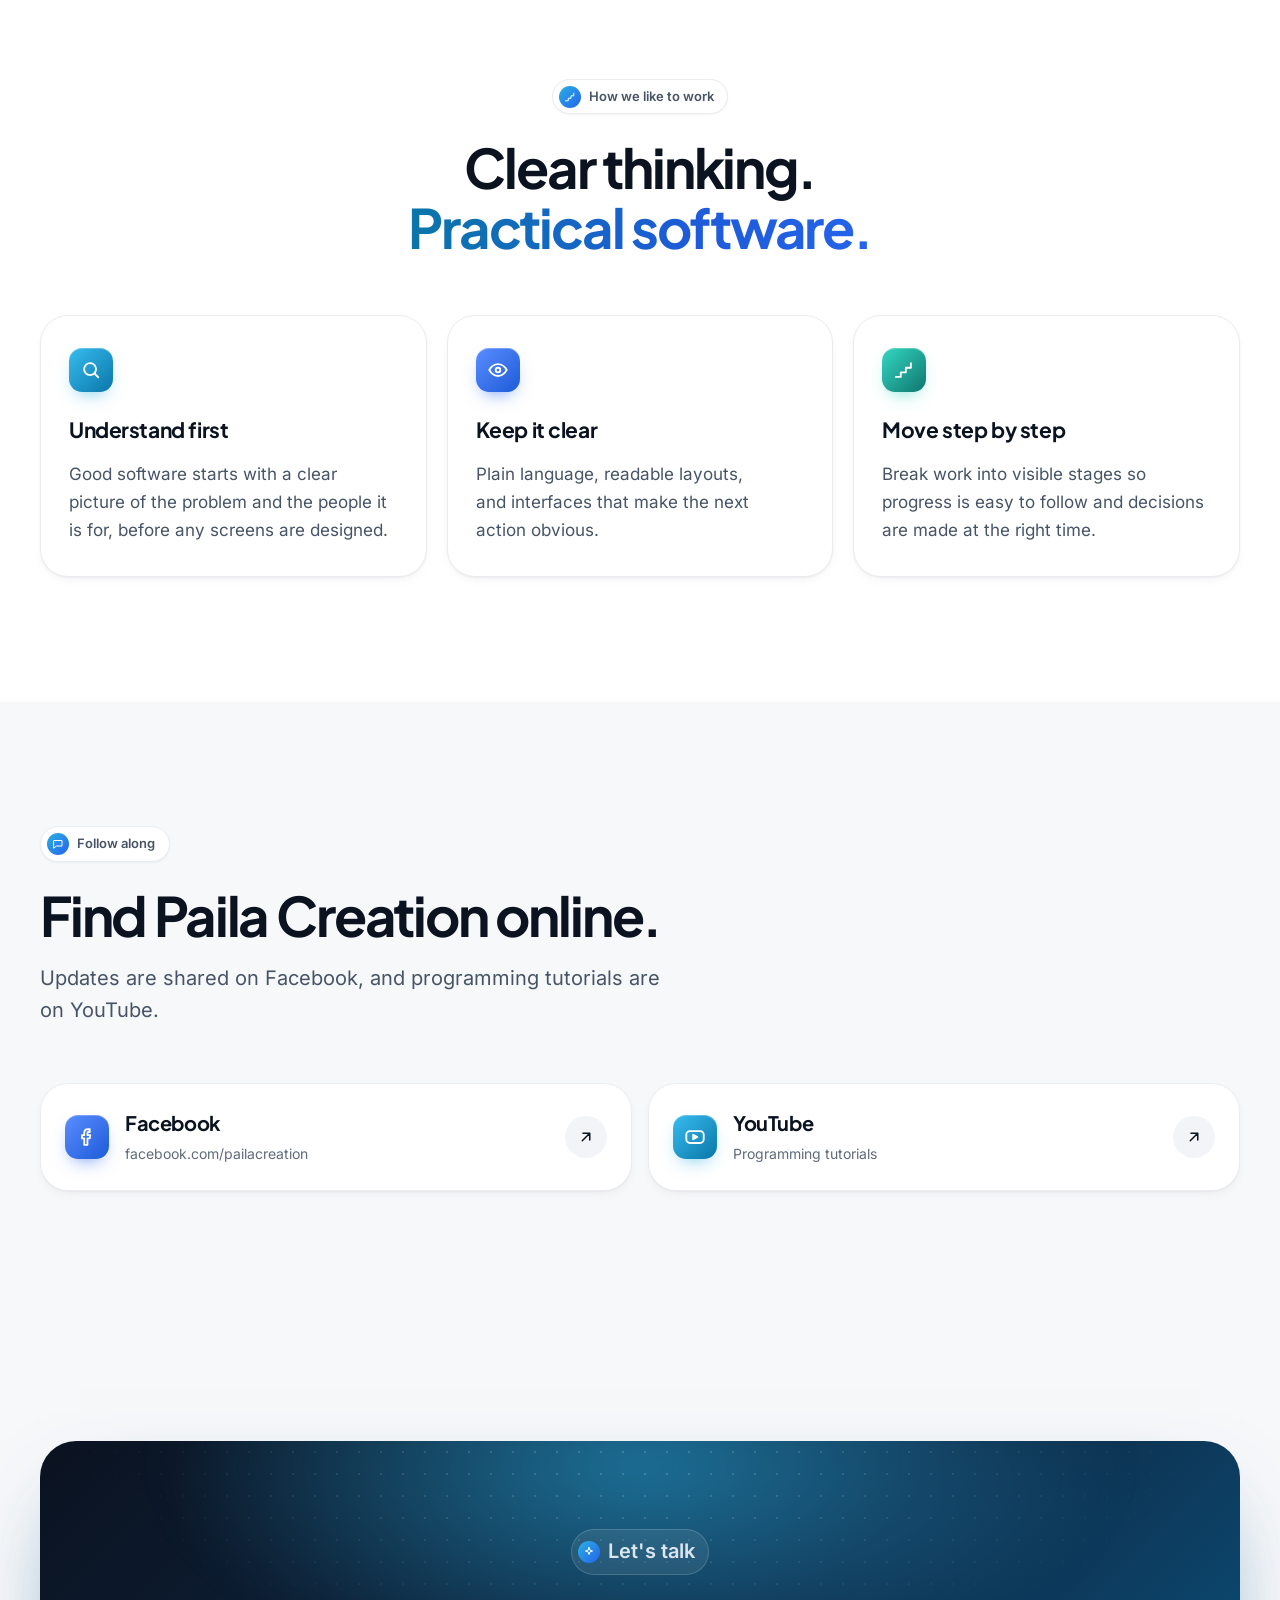
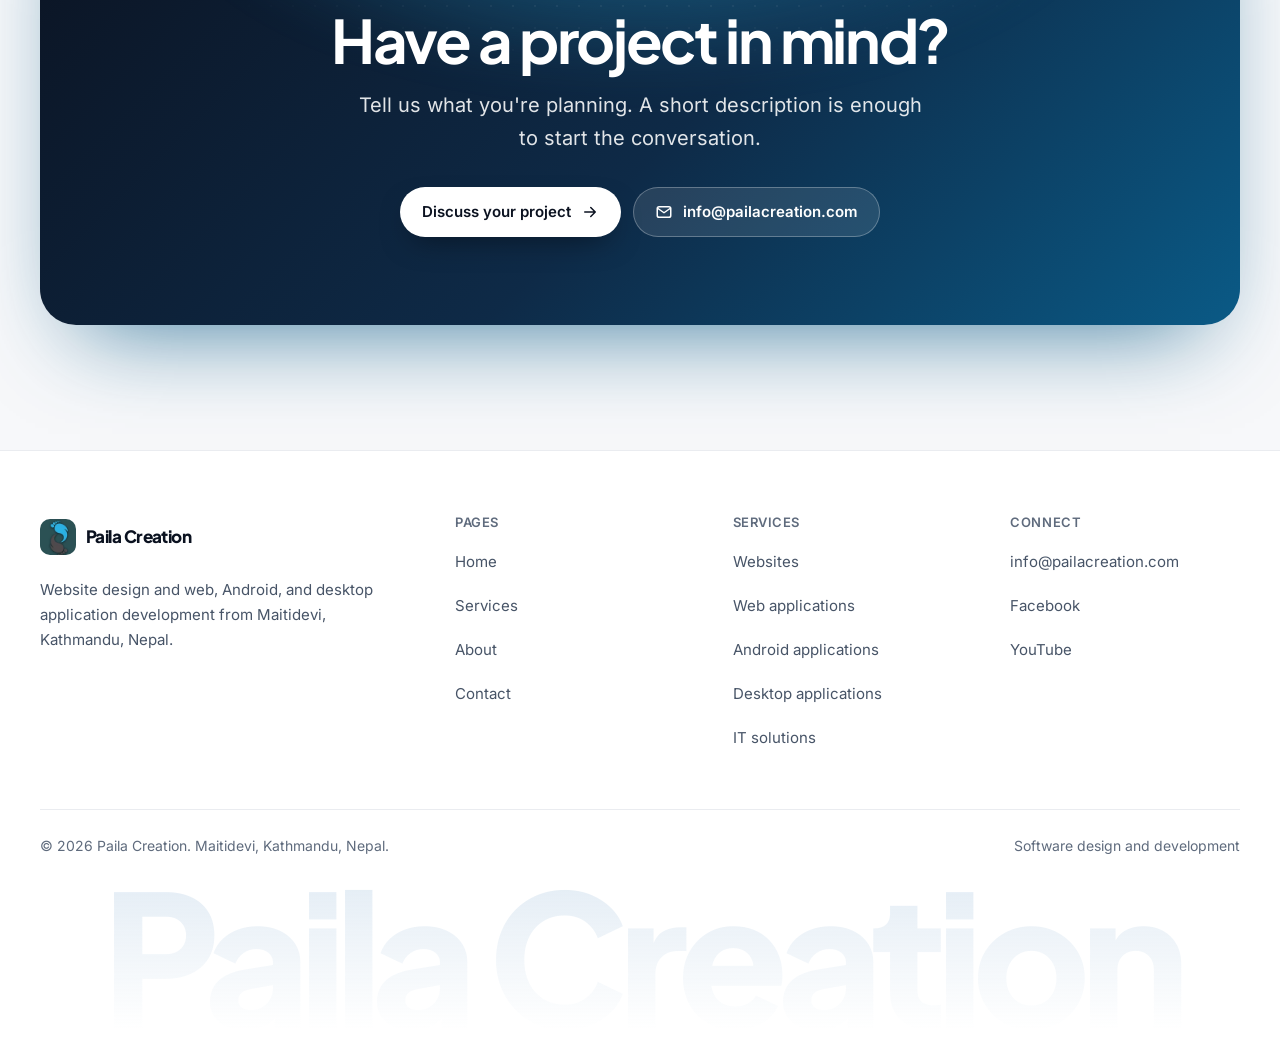
<file: about.html>
<!doctype html>
<html lang="en">
<head>
  <meta charset="utf-8">
  <meta name="viewport" content="width=device-width, initial-scale=1">
  <title>About | Paila Creation — Software Company in Maitidevi, Kathmandu</title>
  <meta name="description" content="Paila Creation is a software company in Maitidevi, Kathmandu, Nepal, offering website design and web, Android, and desktop application development.">
  <meta name="theme-color" content="#F7F8FA">
  <script>document.documentElement.classList.add("js");</script>

  <link rel="icon" href="assets/icons/icon-32.png" sizes="32x32" type="image/png">
  <link rel="apple-touch-icon" href="assets/icons/icon-180.png">
  <link rel="preload" href="assets/fonts/jakarta-latin-wght.woff2" as="font" type="font/woff2" crossorigin>
  <link rel="preload" href="assets/fonts/inter-latin-wght.woff2" as="font" type="font/woff2" crossorigin>
  <link rel="stylesheet" href="assets/css/styles.css">

  <meta property="og:type" content="website">
  <meta property="og:site_name" content="Paila Creation">
  <meta property="og:title" content="About | Paila Creation">
  <meta property="og:description" content="A software company in Maitidevi, Kathmandu, focused on websites and applications.">
  <meta property="og:image" content="assets/images/og-image.jpg">
  <meta property="og:image:width" content="1200">
  <meta property="og:image:height" content="630">
  <meta property="og:image:alt" content="Paila Creation logo on a dark teal background">
  <meta name="twitter:card" content="summary_large_image">
  <script src="assets/js/main.js" defer></script>
</head>
<body>
  <a class="skip-link" href="#main">Skip to content</a>

  <header class="site-header">
    <div class="header-bar">
      <a class="brand" href="index.html">
        <img src="assets/images/logo-square-88.webp" srcset="assets/images/logo-square-88.webp 1x, assets/images/logo-square-176.webp 2x" width="36" height="36" alt="">
        <span class="brand-name">Paila Creation</span>
      </a>
      <button class="nav-toggle" type="button" aria-expanded="false" aria-controls="site-nav">
        <span class="nav-toggle-bars" aria-hidden="true"><span></span><span></span><span></span></span>
        <span class="nav-toggle-label">Menu</span>
      </button>
      <nav id="site-nav" class="site-nav" aria-label="Main">
        <ul class="nav-list">
          <li><a class="nav-link" href="index.html">Home</a></li>
          <li><a class="nav-link" href="services.html">Services</a></li>
          <li><a class="nav-link" href="about.html" aria-current="page">About</a></li>
          <li><a class="nav-link" href="contact.html">Contact</a></li>
          <li class="nav-cta"><a class="btn btn--brand" href="contact.html">Discuss your project <svg class="icon" viewBox="0 0 24 24" fill="none" stroke="currentColor" stroke-width="2" stroke-linecap="round" stroke-linejoin="round" aria-hidden="true"><path d="M5 12h14M13 6l6 6-6 6"/></svg></a></li>
        </ul>
      </nav>
    </div>
  </header>

  <main id="main">
    <section class="page-hero page-glow" aria-labelledby="page-title">
      <div class="container split">
        <div>
          <p class="eyebrow enter" style="--d:0"><span class="ico"><svg viewBox="0 0 24 24" fill="none" stroke="currentColor" stroke-width="2" stroke-linecap="round" stroke-linejoin="round" aria-hidden="true"><path d="M4 20.5V5.5a2 2 0 0 1 2-2h8a2 2 0 0 1 2 2v15M16 9.5h2a2 2 0 0 1 2 2v9M3 20.5h18M8 7.5h4M8 11.5h4M8 15.5h4"/></svg></span>About</p>
          <h1 id="page-title" class="enter" style="--d:1">Software, one clear step <span class="grad-text">at a time.</span></h1>
          <p class="lead enter" style="--d:2">Paila Creation is a software company in Maitidevi, Kathmandu, Nepal. We design websites and build web, Android, and desktop applications, and offer IT solutions.</p>
          <p class="muted enter" style="--d:3">We also share programming tutorials on YouTube for people learning to code.</p>
        </div>
        <figure class="logo-card enter" style="--d:3">
          <div class="inner">
            <img src="assets/images/logo-full-400.webp"
                 srcset="assets/images/logo-full-400.webp 400w, assets/images/logo-full-800.webp 800w"
                 sizes="(min-width: 960px) 280px, 50vw"
                 width="400" height="592" decoding="async"
                 alt="Paila Creation logo: two curved footprints, one cyan and one charcoal, above the word Creation">
          </div>
          <div class="float-note fn-1" aria-hidden="true"><span class="badge-ico badge-ico--cyan badge-ico--sm" aria-hidden="true"><svg viewBox="0 0 24 24" fill="none" stroke="currentColor" stroke-width="2" stroke-linecap="round" stroke-linejoin="round" aria-hidden="true"><path d="M12 21s-7-6.2-7-11.5a7 7 0 0 1 14 0C19 14.8 12 21 12 21z"/><circle cx="12" cy="9.5" r="2.5"/></svg></span><div>Maitidevi<small>Kathmandu, Nepal</small></div></div>
        </figure>
      </div>
    </section>

    <section class="section" aria-labelledby="glance-title">
      <div class="container">
        <div class="section-head reveal">
          <p class="eyebrow"><span class="ico"><svg viewBox="0 0 24 24" fill="none" stroke="currentColor" stroke-width="2" stroke-linecap="round" stroke-linejoin="round" aria-hidden="true"><path d="M12 3l1.8 5.2L19 10l-5.2 1.8L12 17l-1.8-5.2L5 10l5.2-1.8z"/></svg></span>At a glance</p>
          <h2 id="glance-title">Where we are, what we do, and how to reach us.</h2>
        </div>
        <ul class="info-grid">
          <li class="info reveal" style="--i:0"><span class="badge-ico badge-ico--cyan" aria-hidden="true"><svg viewBox="0 0 24 24" fill="none" stroke="currentColor" stroke-width="2" stroke-linecap="round" stroke-linejoin="round" aria-hidden="true"><path d="M12 21s-7-6.2-7-11.5a7 7 0 0 1 14 0C19 14.8 12 21 12 21z"/><circle cx="12" cy="9.5" r="2.5"/></svg></span><p class="item-label">Location</p><p class="item-value">Maitidevi, Kathmandu, Nepal</p></li>
          <li class="info reveal" style="--i:1"><span class="badge-ico badge-ico--blue" aria-hidden="true"><svg viewBox="0 0 24 24" fill="none" stroke="currentColor" stroke-width="2" stroke-linecap="round" stroke-linejoin="round" aria-hidden="true"><rect x="3" y="4" width="18" height="16" rx="2.5"/><path d="M3 9h18M9 9v11"/></svg></span><p class="item-label">Services</p><p class="item-value">Website design and development, web applications, Android applications, desktop applications, and IT solutions</p></li>
          <li class="info reveal" style="--i:2"><span class="badge-ico badge-ico--mint" aria-hidden="true"><svg viewBox="0 0 24 24" fill="none" stroke="currentColor" stroke-width="2" stroke-linecap="round" stroke-linejoin="round" aria-hidden="true"><rect x="2.5" y="5.5" width="19" height="13" rx="4"/><path d="M10 9.5v5l4.5-2.5z" fill="currentColor"/></svg></span><p class="item-label">Learning</p><p class="item-value">Programming tutorials on <a href="https://www.youtube.com/channel/UCnS9T0V8_8yDATseNWqWEgw" rel="noopener">YouTube</a></p></li>
          <li class="info reveal" style="--i:3"><span class="badge-ico badge-ico--teal" aria-hidden="true"><svg viewBox="0 0 24 24" fill="none" stroke="currentColor" stroke-width="2" stroke-linecap="round" stroke-linejoin="round" aria-hidden="true"><rect x="3" y="5" width="18" height="14" rx="2.5"/><path d="M3.5 7l8.5 6 8.5-6"/></svg></span><p class="item-label">Email</p><p class="item-value"><a href="mailto:info@pailacreation.com">info@pailacreation.com</a></p></li>
        </ul>
      </div>
    </section>

    <section class="section section--white" aria-labelledby="principles-title">
      <div class="container">
        <div class="section-head center reveal">
          <p class="eyebrow"><span class="ico"><svg viewBox="0 0 24 24" fill="none" stroke="currentColor" stroke-width="2" stroke-linecap="round" stroke-linejoin="round" aria-hidden="true"><path d="M3 19.5h5.5v-5h5.5v-5h5.5v-5"/></svg></span>How we like to work</p>
          <h2 id="principles-title">Clear thinking. <span class="grad-text">Practical software.</span></h2>
        </div>
        <ul class="principles">
          <li class="principle reveal" style="--i:0"><span class="badge-ico badge-ico--cyan" aria-hidden="true"><svg viewBox="0 0 24 24" fill="none" stroke="currentColor" stroke-width="2" stroke-linecap="round" stroke-linejoin="round" aria-hidden="true"><circle cx="11" cy="11" r="6.5"/><path d="M20 20l-4.2-4.2"/></svg></span><h3>Understand first</h3><p>Good software starts with a clear picture of the problem and the people it is for, before any screens are designed.</p></li>
          <li class="principle reveal" style="--i:1"><span class="badge-ico badge-ico--blue" aria-hidden="true"><svg viewBox="0 0 24 24" fill="none" stroke="currentColor" stroke-width="2" stroke-linecap="round" stroke-linejoin="round" aria-hidden="true"><path d="M2.5 12S6 5.5 12 5.5 21.5 12 21.5 12 18 18.5 12 18.5 2.5 12 2.5 12z"/><circle cx="12" cy="12" r="2.5"/></svg></span><h3>Keep it clear</h3><p>Plain language, readable layouts, and interfaces that make the next action obvious.</p></li>
          <li class="principle reveal" style="--i:2"><span class="badge-ico badge-ico--mint" aria-hidden="true"><svg viewBox="0 0 24 24" fill="none" stroke="currentColor" stroke-width="2" stroke-linecap="round" stroke-linejoin="round" aria-hidden="true"><path d="M3 19.5h5.5v-5h5.5v-5h5.5v-5"/></svg></span><h3>Move step by step</h3><p>Break work into visible stages so progress is easy to follow and decisions are made at the right time.</p></li>
        </ul>
      </div>
    </section>

    <section class="section" aria-labelledby="follow-title">
      <div class="container">
        <div class="section-head reveal">
          <p class="eyebrow"><span class="ico"><svg viewBox="0 0 24 24" fill="none" stroke="currentColor" stroke-width="2" stroke-linecap="round" stroke-linejoin="round" aria-hidden="true"><path d="M4 5h16v11H9l-5 4z"/></svg></span>Follow along</p>
          <h2 id="follow-title">Find Paila Creation online.</h2>
          <p class="lead">Updates are shared on Facebook, and programming tutorials are on YouTube.</p>
        </div>
        <ul class="social-cards">
          <li class="reveal" style="--i:0"><a class="social-card" href="https://www.facebook.com/pailacreation" rel="noopener"><span class="badge-ico badge-ico--blue" aria-hidden="true"><svg viewBox="0 0 24 24" fill="none" stroke="currentColor" stroke-width="2" stroke-linecap="round" stroke-linejoin="round" aria-hidden="true"><path d="M15 3.5h-2.5A3.5 3.5 0 0 0 9 7v3H6.5v3.5H9v7h3.5v-7H15l.5-3.5h-3V7.5a1 1 0 0 1 1-1H15z"/></svg></span><span><b>Facebook</b><small>facebook.com/pailacreation</small></span><span class="go" aria-hidden="true"><svg viewBox="0 0 24 24" fill="none" stroke="currentColor" stroke-width="2" stroke-linecap="round" stroke-linejoin="round" aria-hidden="true"><path d="M7 17L17 7M8 7h9v9"/></svg></span></a></li>
          <li class="reveal" style="--i:1"><a class="social-card" href="https://www.youtube.com/channel/UCnS9T0V8_8yDATseNWqWEgw" rel="noopener"><span class="badge-ico badge-ico--cyan" aria-hidden="true"><svg viewBox="0 0 24 24" fill="none" stroke="currentColor" stroke-width="2" stroke-linecap="round" stroke-linejoin="round" aria-hidden="true"><rect x="2.5" y="5.5" width="19" height="13" rx="4"/><path d="M10 9.5v5l4.5-2.5z" fill="currentColor"/></svg></span><span><b>YouTube</b><small>Programming tutorials</small></span><span class="go" aria-hidden="true"><svg viewBox="0 0 24 24" fill="none" stroke="currentColor" stroke-width="2" stroke-linecap="round" stroke-linejoin="round" aria-hidden="true"><path d="M7 17L17 7M8 7h9v9"/></svg></span></a></li>
        </ul>
      </div>
    </section>

    <section class="section" aria-labelledby="cta-title">
      <div class="container">
        <div class="cta-card on-dark reveal">
          <p class="eyebrow"><span class="ico"><svg viewBox="0 0 24 24" fill="none" stroke="currentColor" stroke-width="2" stroke-linecap="round" stroke-linejoin="round" aria-hidden="true"><path d="M12 3l1.8 5.2L19 10l-5.2 1.8L12 17l-1.8-5.2L5 10l5.2-1.8z"/></svg></span>Let's talk</p>
          <h2 id="cta-title">Have a project in mind?</h2>
          <p>Tell us what you're planning. A short description is enough to start the conversation.</p>
          <div class="btn-row">
            <a class="btn btn--white" href="contact.html">Discuss your project <svg class="icon" viewBox="0 0 24 24" fill="none" stroke="currentColor" stroke-width="2" stroke-linecap="round" stroke-linejoin="round" aria-hidden="true"><path d="M5 12h14M13 6l6 6-6 6"/></svg></a>
            <a class="btn btn--glass" href="mailto:info@pailacreation.com"><svg class="icon" viewBox="0 0 24 24" fill="none" stroke="currentColor" stroke-width="2" stroke-linecap="round" stroke-linejoin="round" aria-hidden="true"><rect x="3" y="5" width="18" height="14" rx="2.5"/><path d="M3.5 7l8.5 6 8.5-6"/></svg> info@pailacreation.com</a>
          </div>
        </div>
      </div>
    </section>
  </main>

  <footer class="site-footer">
    <div class="container">
      <div class="footer-grid">
        <div class="footer-brand">
          <a class="brand" href="index.html">
            <img src="assets/images/logo-square-88.webp" width="36" height="36" alt="" loading="lazy">
            <span class="brand-name">Paila Creation</span>
          </a>
          <p>Website design and web, Android, and desktop application development from Maitidevi, Kathmandu, Nepal.</p>
        </div>
        <nav aria-label="Footer">
          <h2>Pages</h2>
          <ul class="footer-links">
            <li><a href="index.html">Home</a></li>
            <li><a href="services.html">Services</a></li>
            <li><a href="about.html">About</a></li>
            <li><a href="contact.html">Contact</a></li>
          </ul>
        </nav>
        <div>
          <h2>Services</h2>
          <ul class="footer-links">
            <li><a href="services.html#websites">Websites</a></li>
            <li><a href="services.html#web-apps">Web applications</a></li>
            <li><a href="services.html#android">Android applications</a></li>
            <li><a href="services.html#desktop">Desktop applications</a></li>
            <li><a href="services.html#it-solutions">IT solutions</a></li>
          </ul>
        </div>
        <div>
          <h2>Connect</h2>
          <ul class="footer-links">
            <li><a href="mailto:info@pailacreation.com">info@pailacreation.com</a></li>
            <li><a href="https://www.facebook.com/pailacreation" rel="noopener">Facebook</a></li>
            <li><a href="https://www.youtube.com/channel/UCnS9T0V8_8yDATseNWqWEgw" rel="noopener">YouTube</a></li>
          </ul>
        </div>
      </div>
      <div class="footer-bottom">
        <p>© <span data-year>2026</span> Paila Creation. Maitidevi, Kathmandu, Nepal.</p>
        <p>Software design and development</p>
      </div>
    </div>
    <p class="footer-word" aria-hidden="true">Paila Creation</p>
  </footer>
</body>
</html>
</file>
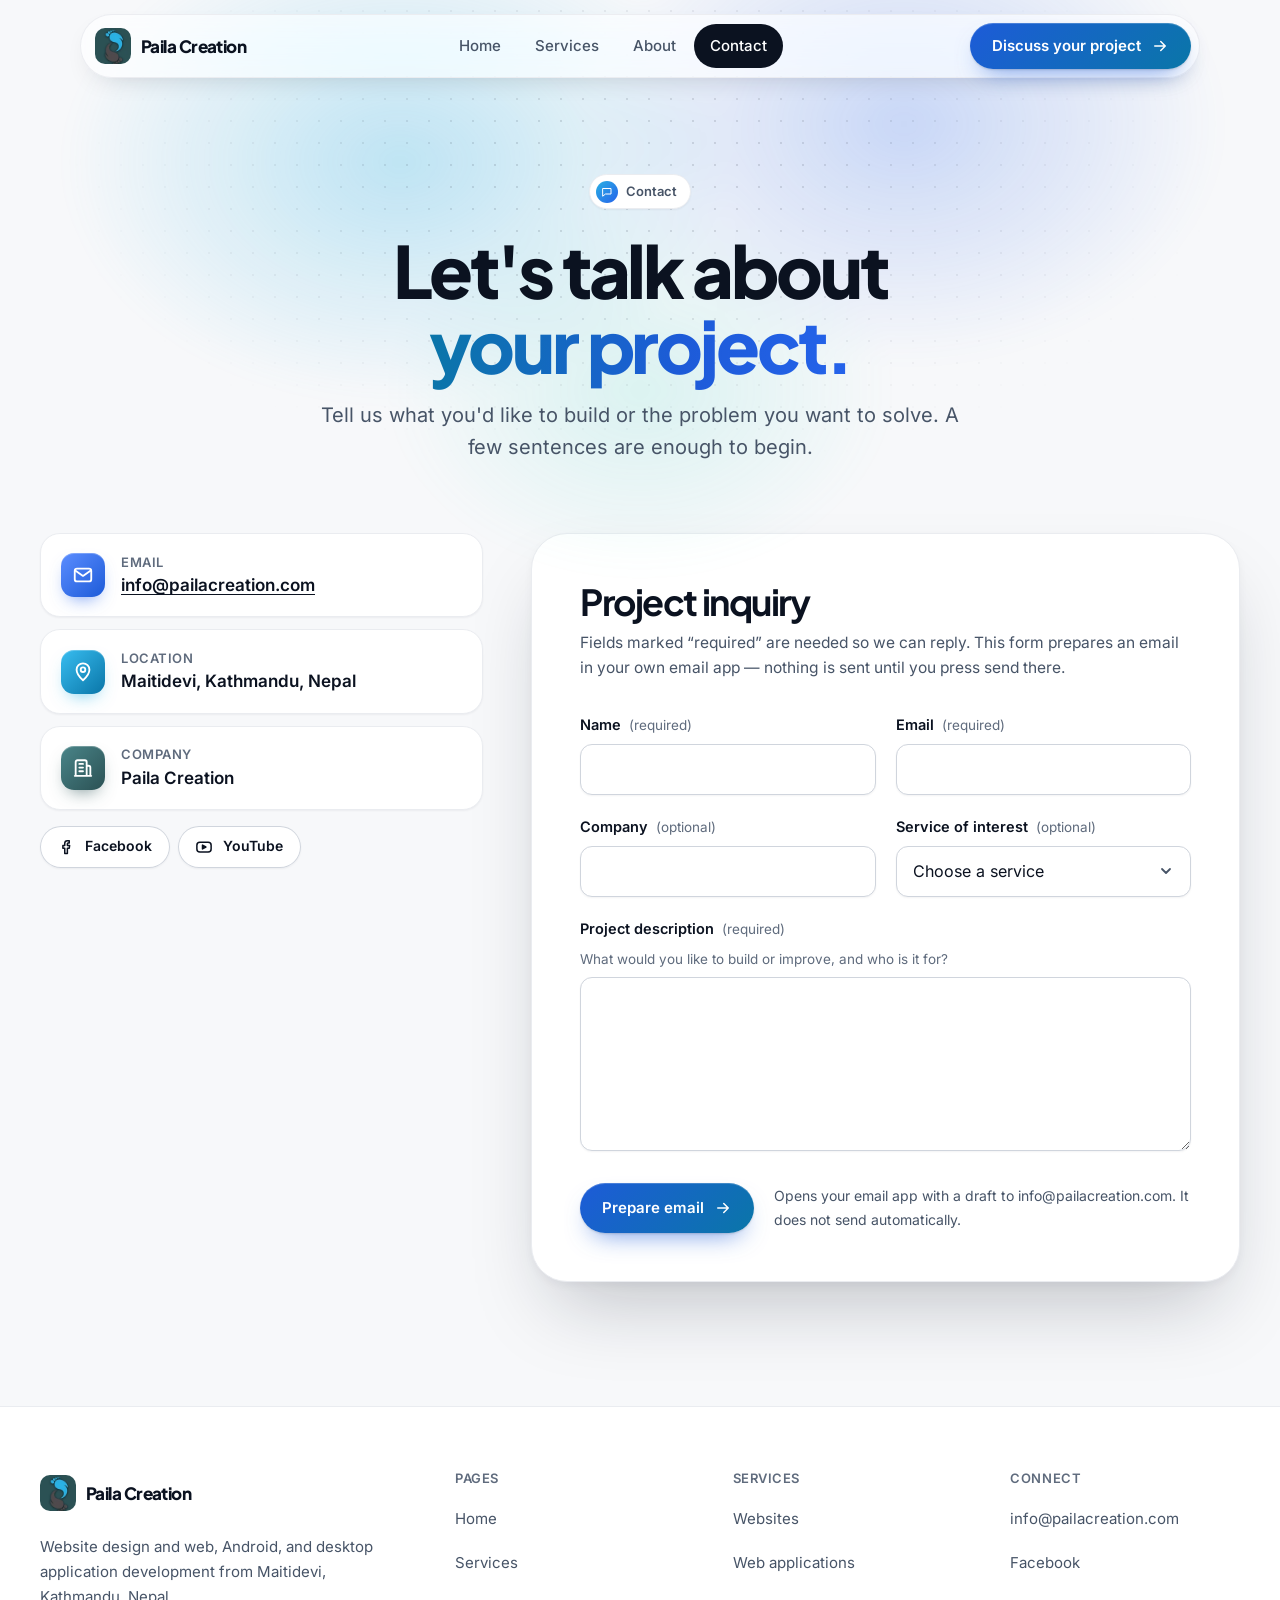
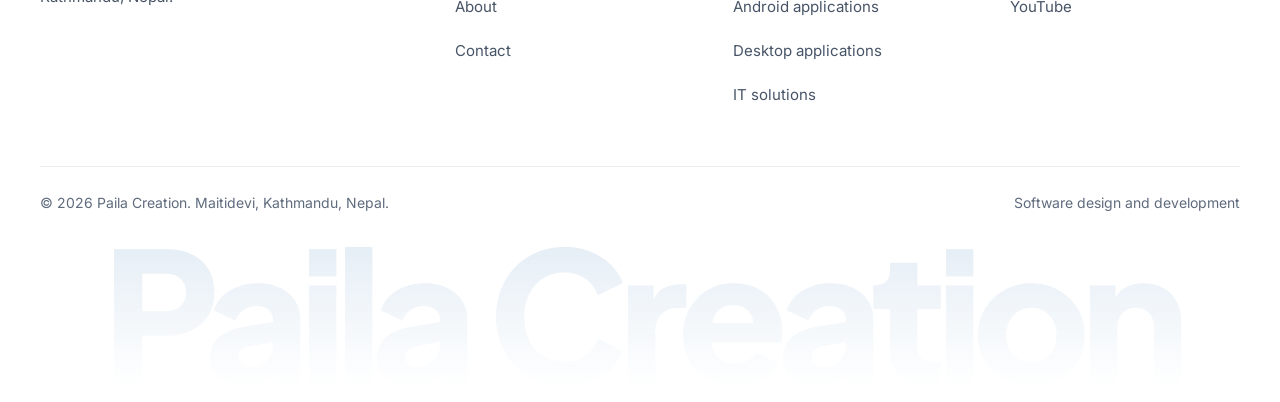
<file: contact.html>
<!doctype html>
<html lang="en">
<head>
  <meta charset="utf-8">
  <meta name="viewport" content="width=device-width, initial-scale=1">
  <title>Contact | Paila Creation — Discuss Your Project</title>
  <meta name="description" content="Contact Paila Creation in Maitidevi, Kathmandu about a website, web application, Android or desktop application, or IT solution. Email info@pailacreation.com.">
  <meta name="theme-color" content="#F7F8FA">
  <script>document.documentElement.classList.add("js");</script>

  <link rel="icon" href="assets/icons/icon-32.png" sizes="32x32" type="image/png">
  <link rel="apple-touch-icon" href="assets/icons/icon-180.png">
  <link rel="preload" href="assets/fonts/jakarta-latin-wght.woff2" as="font" type="font/woff2" crossorigin>
  <link rel="preload" href="assets/fonts/inter-latin-wght.woff2" as="font" type="font/woff2" crossorigin>
  <link rel="stylesheet" href="assets/css/styles.css">

  <meta property="og:type" content="website">
  <meta property="og:site_name" content="Paila Creation">
  <meta property="og:title" content="Contact | Paila Creation">
  <meta property="og:description" content="Discuss your website or application project with Paila Creation.">
  <meta property="og:image" content="assets/images/og-image.jpg">
  <meta property="og:image:width" content="1200">
  <meta property="og:image:height" content="630">
  <meta property="og:image:alt" content="Paila Creation logo on a dark teal background">
  <meta name="twitter:card" content="summary_large_image">
  <script src="assets/js/main.js" defer></script>
  <script src="assets/js/contact.js" defer></script>
</head>
<body>
  <a class="skip-link" href="#main">Skip to content</a>

  <header class="site-header">
    <div class="header-bar">
      <a class="brand" href="index.html">
        <img src="assets/images/logo-square-88.webp" srcset="assets/images/logo-square-88.webp 1x, assets/images/logo-square-176.webp 2x" width="36" height="36" alt="">
        <span class="brand-name">Paila Creation</span>
      </a>
      <button class="nav-toggle" type="button" aria-expanded="false" aria-controls="site-nav">
        <span class="nav-toggle-bars" aria-hidden="true"><span></span><span></span><span></span></span>
        <span class="nav-toggle-label">Menu</span>
      </button>
      <nav id="site-nav" class="site-nav" aria-label="Main">
        <ul class="nav-list">
          <li><a class="nav-link" href="index.html">Home</a></li>
          <li><a class="nav-link" href="services.html">Services</a></li>
          <li><a class="nav-link" href="about.html">About</a></li>
          <li><a class="nav-link" href="contact.html" aria-current="page">Contact</a></li>
          <li class="nav-cta"><a class="btn btn--brand" href="contact.html">Discuss your project <svg class="icon" viewBox="0 0 24 24" fill="none" stroke="currentColor" stroke-width="2" stroke-linecap="round" stroke-linejoin="round" aria-hidden="true"><path d="M5 12h14M13 6l6 6-6 6"/></svg></a></li>
        </ul>
      </nav>
    </div>
  </header>

  <main id="main">
    <section class="page-hero page-glow center" aria-labelledby="page-title">
      <div class="container">
        <p class="eyebrow enter" style="--d:0"><span class="ico"><svg viewBox="0 0 24 24" fill="none" stroke="currentColor" stroke-width="2" stroke-linecap="round" stroke-linejoin="round" aria-hidden="true"><path d="M4 5h16v11H9l-5 4z"/></svg></span>Contact</p>
        <h1 id="page-title" class="enter" style="--d:1">Let's talk about <span class="grad-text">your project.</span></h1>
        <p class="lead enter" style="--d:2">Tell us what you'd like to build or the problem you want to solve. A few sentences are enough to begin.</p>
      </div>
    </section>

    <section class="section" style="padding-top:0" aria-label="Contact details and inquiry form">
      <div class="container contact-grid">
        <aside class="contact-aside" aria-labelledby="details-title">
          <h2 id="details-title" class="visually-hidden">Contact details</h2>
          <ul class="contact-cards">
            <li class="contact-card"><span class="badge-ico badge-ico--blue" aria-hidden="true"><svg viewBox="0 0 24 24" fill="none" stroke="currentColor" stroke-width="2" stroke-linecap="round" stroke-linejoin="round" aria-hidden="true"><rect x="3" y="5" width="18" height="14" rx="2.5"/><path d="M3.5 7l8.5 6 8.5-6"/></svg></span><div><p class="item-label">Email</p><p class="item-value"><a class="contact-email" href="mailto:info@pailacreation.com">info@pailacreation.com</a></p></div></li>
            <li class="contact-card"><span class="badge-ico badge-ico--cyan" aria-hidden="true"><svg viewBox="0 0 24 24" fill="none" stroke="currentColor" stroke-width="2" stroke-linecap="round" stroke-linejoin="round" aria-hidden="true"><path d="M12 21s-7-6.2-7-11.5a7 7 0 0 1 14 0C19 14.8 12 21 12 21z"/><circle cx="12" cy="9.5" r="2.5"/></svg></span><div><p class="item-label">Location</p><p class="item-value">Maitidevi, Kathmandu, Nepal</p></div></li>
            <li class="contact-card"><span class="badge-ico badge-ico--teal" aria-hidden="true"><svg viewBox="0 0 24 24" fill="none" stroke="currentColor" stroke-width="2" stroke-linecap="round" stroke-linejoin="round" aria-hidden="true"><path d="M4 20.5V5.5a2 2 0 0 1 2-2h8a2 2 0 0 1 2 2v15M16 9.5h2a2 2 0 0 1 2 2v9M3 20.5h18M8 7.5h4M8 11.5h4M8 15.5h4"/></svg></span><div><p class="item-label">Company</p><p class="item-value">Paila Creation</p></div></li>
          </ul>
          <ul class="contact-socials">
            <li><a class="btn btn--light btn--sm" href="https://www.facebook.com/pailacreation" rel="noopener"><svg class="icon" viewBox="0 0 24 24" fill="none" stroke="currentColor" stroke-width="2" stroke-linecap="round" stroke-linejoin="round" aria-hidden="true"><path d="M15 3.5h-2.5A3.5 3.5 0 0 0 9 7v3H6.5v3.5H9v7h3.5v-7H15l.5-3.5h-3V7.5a1 1 0 0 1 1-1H15z"/></svg> Facebook</a></li>
            <li><a class="btn btn--light btn--sm" href="https://www.youtube.com/channel/UCnS9T0V8_8yDATseNWqWEgw" rel="noopener"><svg class="icon" viewBox="0 0 24 24" fill="none" stroke="currentColor" stroke-width="2" stroke-linecap="round" stroke-linejoin="round" aria-hidden="true"><rect x="2.5" y="5.5" width="19" height="13" rx="4"/><path d="M10 9.5v5l4.5-2.5z" fill="currentColor"/></svg> YouTube</a></li>
          </ul>
        </aside>

        <div class="form-card">
          <h2 id="form-title">Project inquiry</h2>
          <p class="form-intro" data-mode-intro>Fields marked “required” are needed so we can reply. This form prepares an email in your own email app — nothing is sent until you press send there.</p>

          <!-- Without JavaScript this falls back to the browser's native mailto handling.
               To use a real form service, set data-endpoint (see README.md). -->
          <form id="inquiry-form" aria-labelledby="form-title"
                action="mailto:info@pailacreation.com" method="post" enctype="text/plain"
                data-endpoint="">
            <div class="form-grid">
              <div class="field">
                <label for="name">Name <span class="req">(required)</span></label>
                <input class="input" id="name" name="name" type="text" autocomplete="name" required aria-describedby="name-error">
                <p class="field-error" id="name-error"></p>
              </div>
              <div class="field">
                <label for="email">Email <span class="req">(required)</span></label>
                <input class="input" id="email" name="email" type="email" autocomplete="email" inputmode="email" required aria-describedby="email-error">
                <p class="field-error" id="email-error"></p>
              </div>
              <div class="field">
                <label for="company">Company <span class="opt">(optional)</span></label>
                <input class="input" id="company" name="company" type="text" autocomplete="organization">
              </div>
              <div class="field">
                <label for="service">Service of interest <span class="opt">(optional)</span></label>
                <select class="input" id="service" name="service">
                  <option value="">Choose a service</option>
                  <option value="websites">Website design and development</option>
                  <option value="web-apps">Web application</option>
                  <option value="android">Android application</option>
                  <option value="desktop">Desktop application</option>
                  <option value="it-solutions">IT solutions</option>
                  <option value="other">Not sure yet</option>
                </select>
              </div>
              <div class="field field--full">
                <label for="message">Project description <span class="req">(required)</span></label>
                <p class="hint" id="message-hint">What would you like to build or improve, and who is it for?</p>
                <textarea class="input" id="message" name="message" rows="6" required aria-describedby="message-hint message-error"></textarea>
                <p class="field-error" id="message-error"></p>
              </div>
              <div class="hp-field" aria-hidden="true">
                <label for="website">Leave this field empty</label>
                <input id="website" name="website" type="text" tabindex="-1" autocomplete="off">
              </div>
            </div>

            <div class="form-actions">
              <button class="btn btn--brand" type="submit" data-submit><span data-submit-label>Prepare email</span> <svg class="icon" viewBox="0 0 24 24" fill="none" stroke="currentColor" stroke-width="2" stroke-linecap="round" stroke-linejoin="round" aria-hidden="true"><path d="M5 12h14M13 6l6 6-6 6"/></svg></button>
              <p class="note" data-mode-note>Opens your email app with a draft to info@pailacreation.com. It does not send automatically.</p>
            </div>
          </form>

          <div aria-live="polite" aria-atomic="true">
            <div id="form-status" class="form-status" hidden></div>
          </div>

          <div id="copy-fallback" class="copy-fallback" hidden>
            <label class="copy-label" for="message-preview">Your message</label>
            <textarea class="input" id="message-preview" readonly></textarea>
            <div class="btn-row">
              <button class="btn btn--light" type="button" id="copy-message">Copy message</button>
              <a class="btn btn--light" href="mailto:info@pailacreation.com">Email info@pailacreation.com</a>
            </div>
            <p id="copy-status" class="muted" role="status"></p>
          </div>
        </div>
      </div>
    </section>
  </main>

  <footer class="site-footer">
    <div class="container">
      <div class="footer-grid">
        <div class="footer-brand">
          <a class="brand" href="index.html">
            <img src="assets/images/logo-square-88.webp" width="36" height="36" alt="" loading="lazy">
            <span class="brand-name">Paila Creation</span>
          </a>
          <p>Website design and web, Android, and desktop application development from Maitidevi, Kathmandu, Nepal.</p>
        </div>
        <nav aria-label="Footer">
          <h2>Pages</h2>
          <ul class="footer-links">
            <li><a href="index.html">Home</a></li>
            <li><a href="services.html">Services</a></li>
            <li><a href="about.html">About</a></li>
            <li><a href="contact.html">Contact</a></li>
          </ul>
        </nav>
        <div>
          <h2>Services</h2>
          <ul class="footer-links">
            <li><a href="services.html#websites">Websites</a></li>
            <li><a href="services.html#web-apps">Web applications</a></li>
            <li><a href="services.html#android">Android applications</a></li>
            <li><a href="services.html#desktop">Desktop applications</a></li>
            <li><a href="services.html#it-solutions">IT solutions</a></li>
          </ul>
        </div>
        <div>
          <h2>Connect</h2>
          <ul class="footer-links">
            <li><a href="mailto:info@pailacreation.com">info@pailacreation.com</a></li>
            <li><a href="https://www.facebook.com/pailacreation" rel="noopener">Facebook</a></li>
            <li><a href="https://www.youtube.com/channel/UCnS9T0V8_8yDATseNWqWEgw" rel="noopener">YouTube</a></li>
          </ul>
        </div>
      </div>
      <div class="footer-bottom">
        <p>© <span data-year>2026</span> Paila Creation. Maitidevi, Kathmandu, Nepal.</p>
        <p>Software design and development</p>
      </div>
    </div>
    <p class="footer-word" aria-hidden="true">Paila Creation</p>
  </footer>
</body>
</html>
</file>
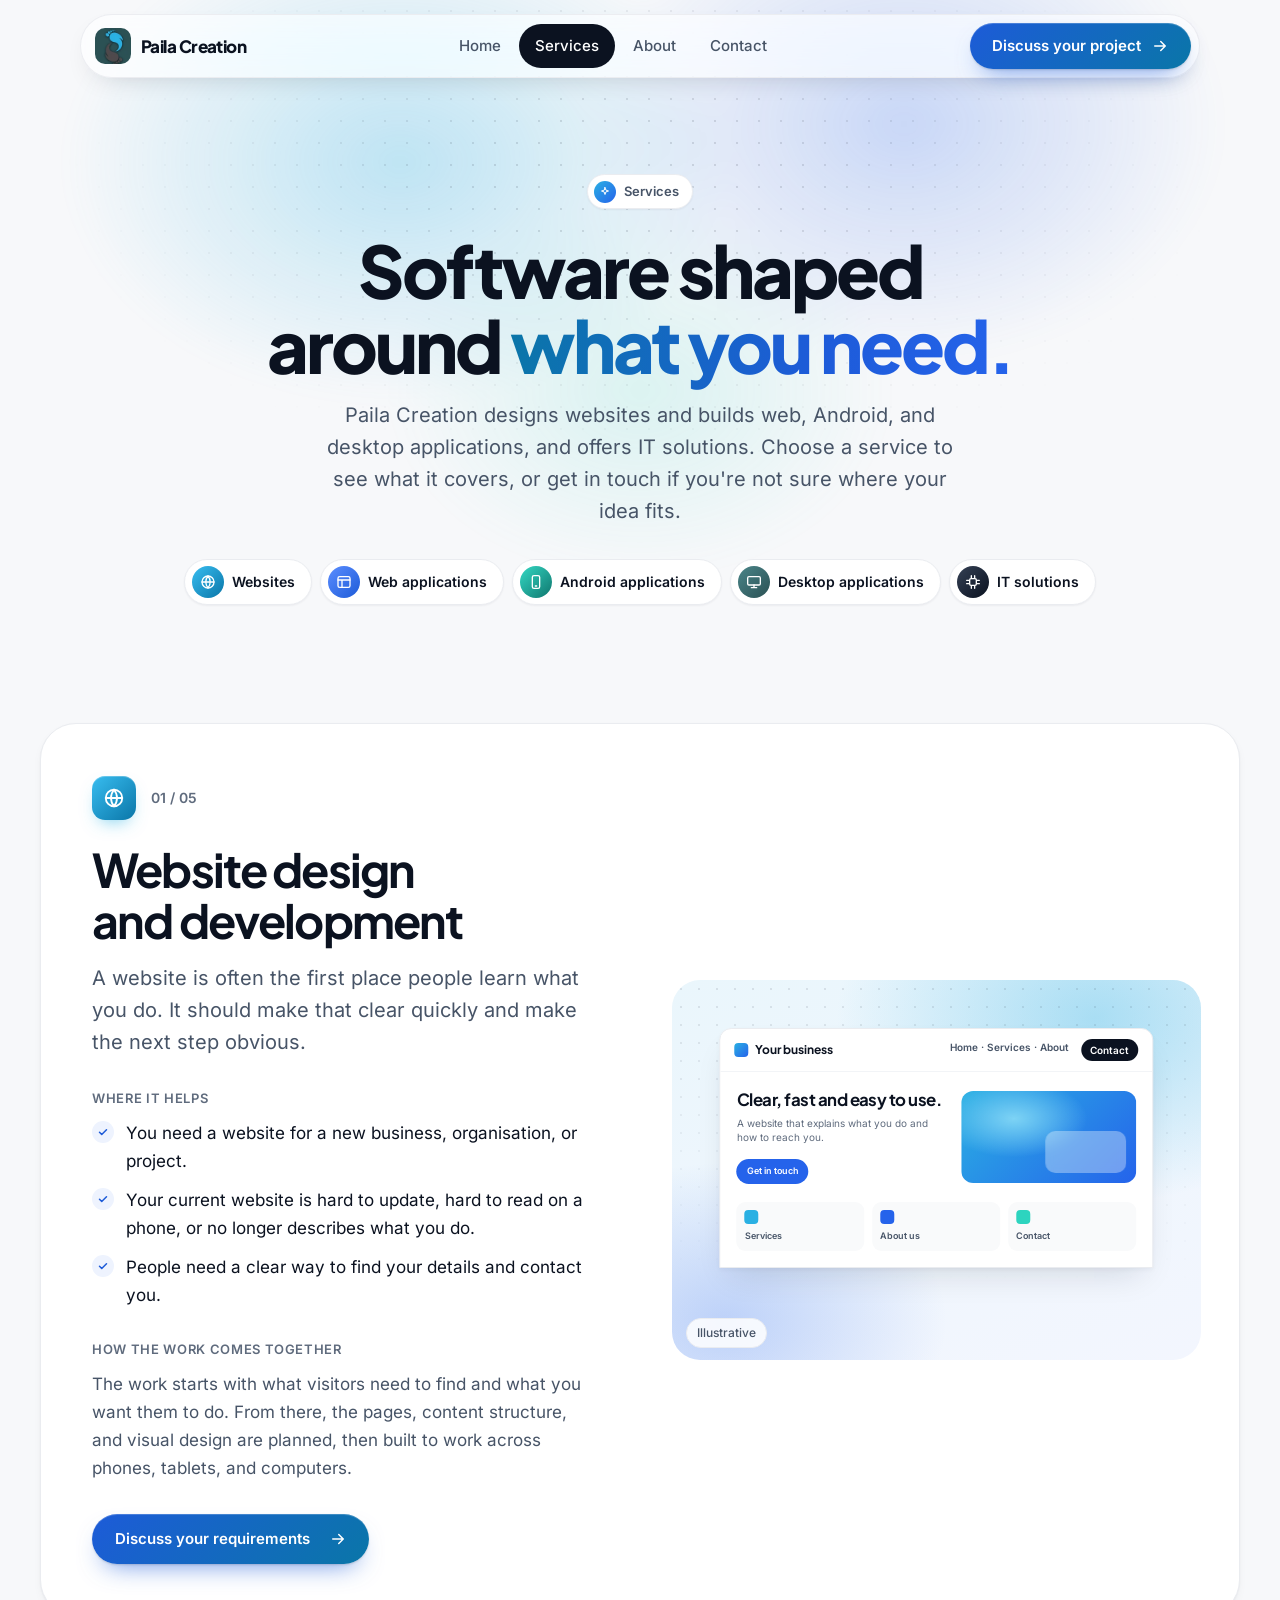
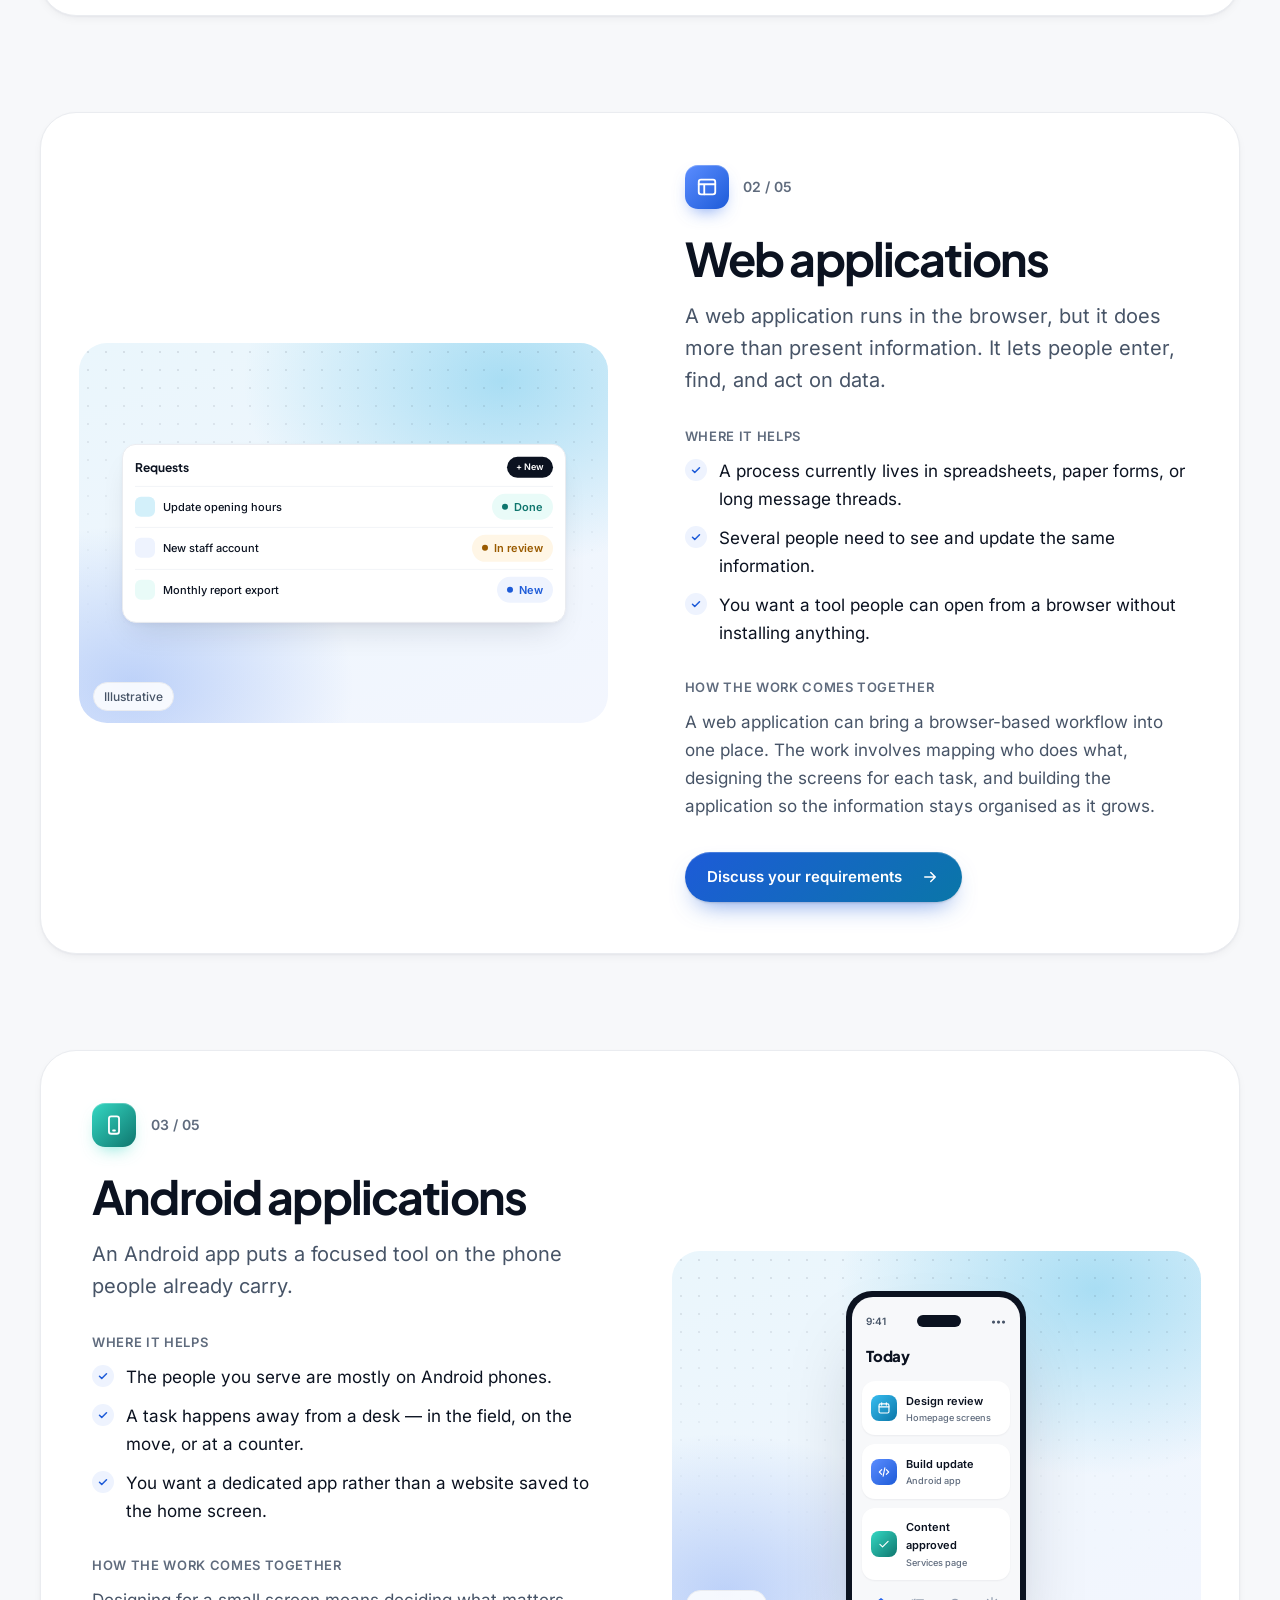
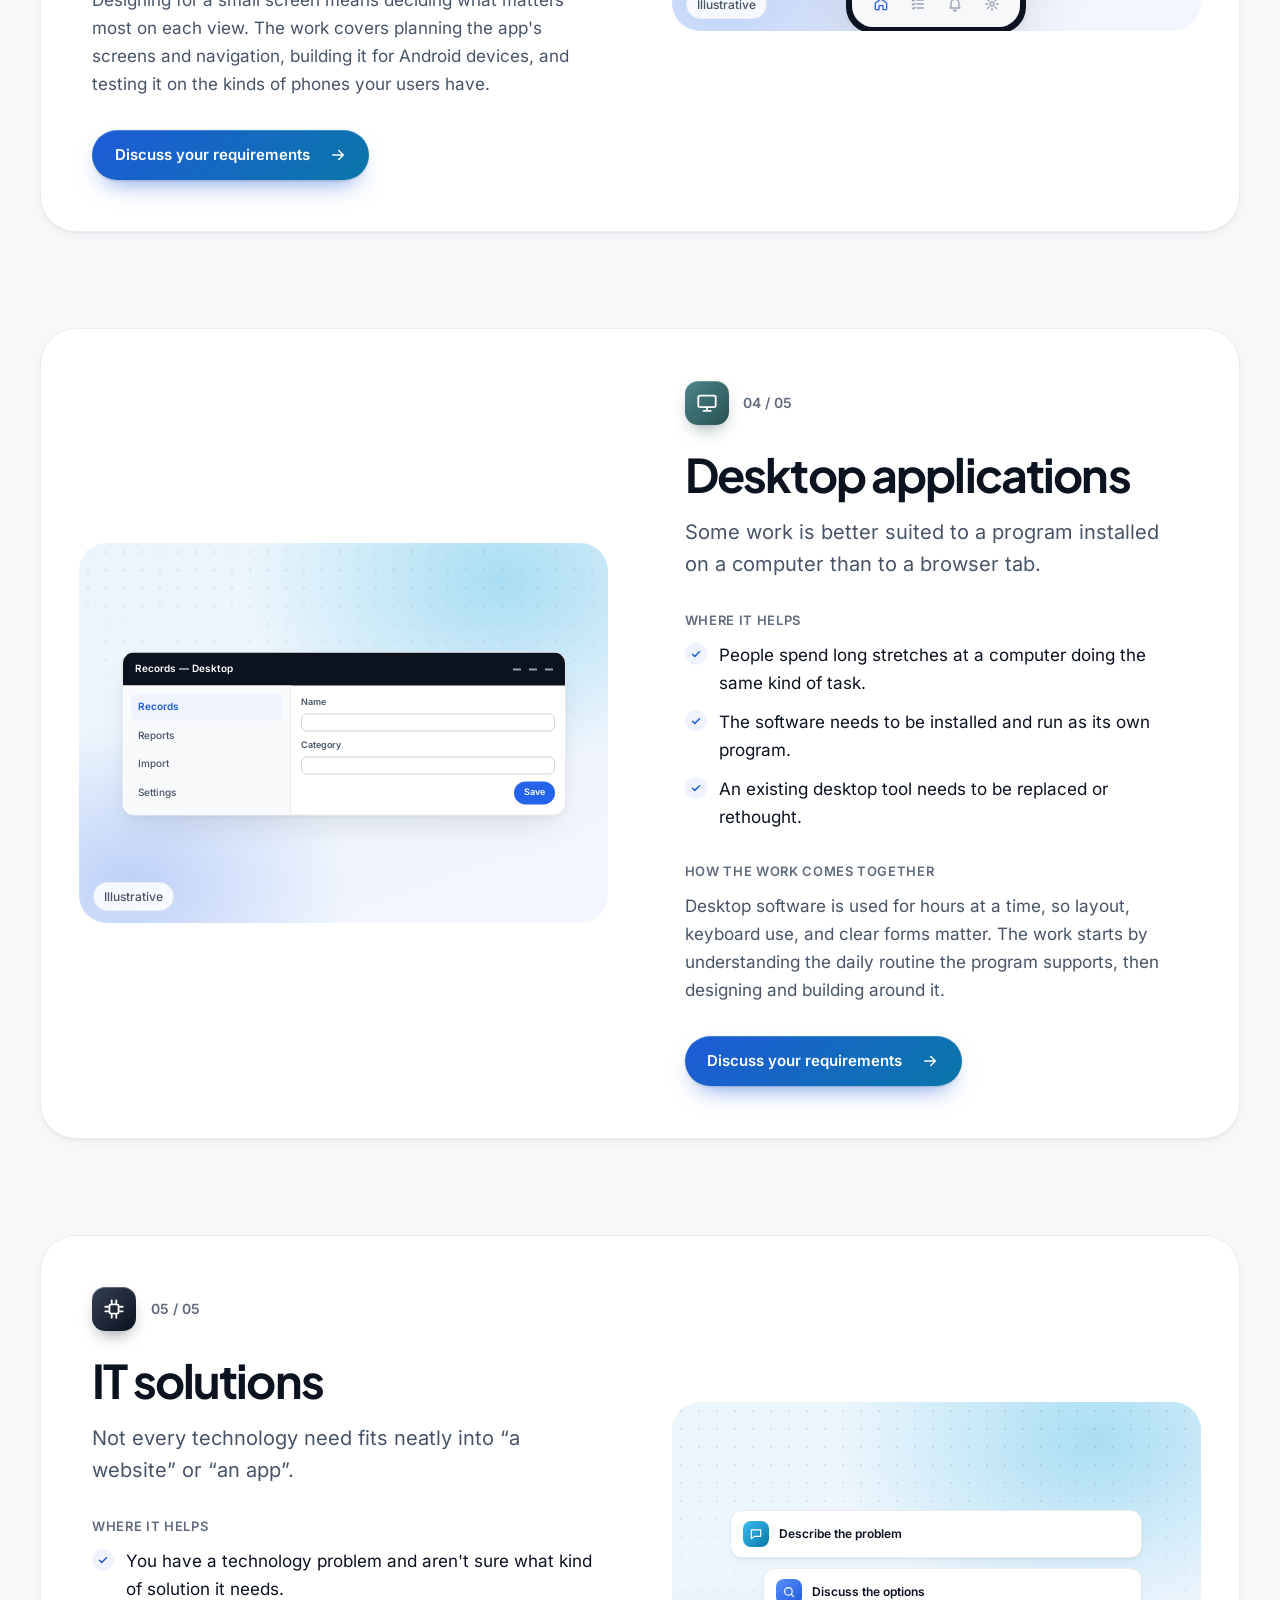
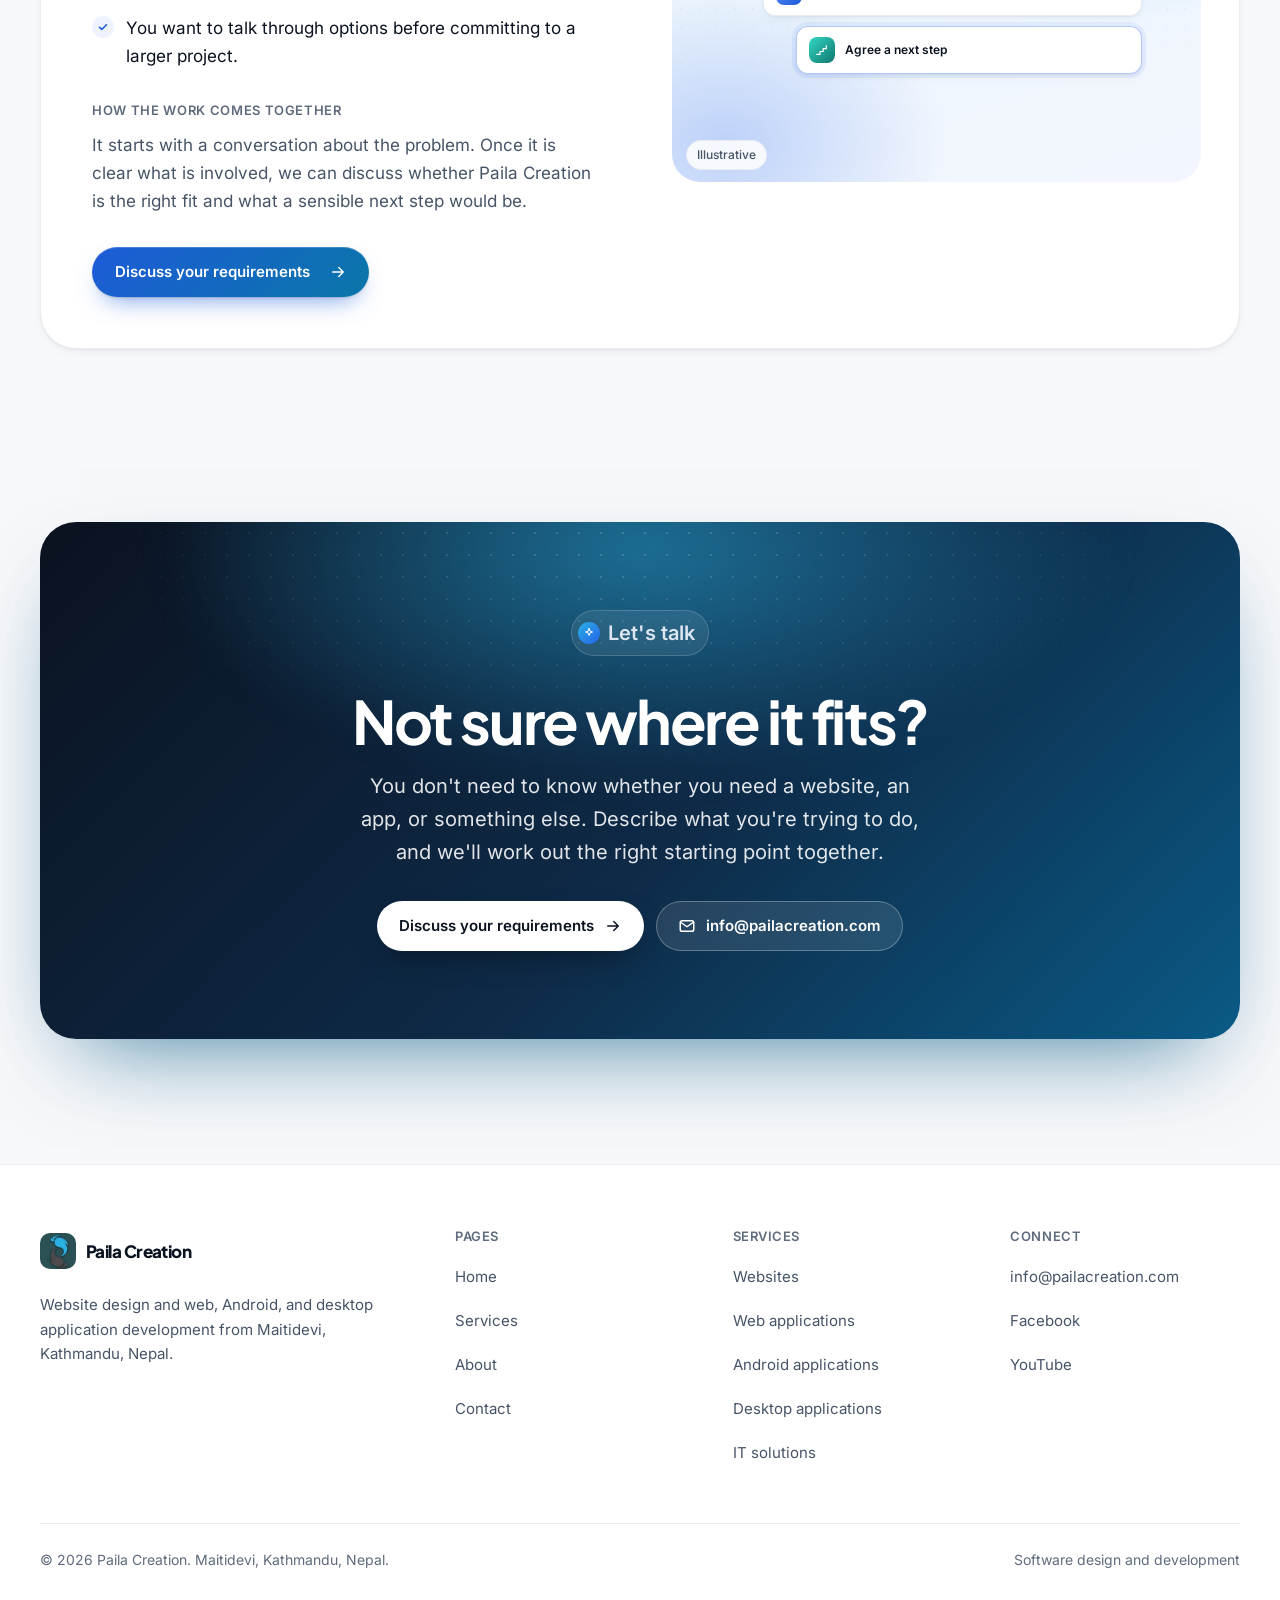
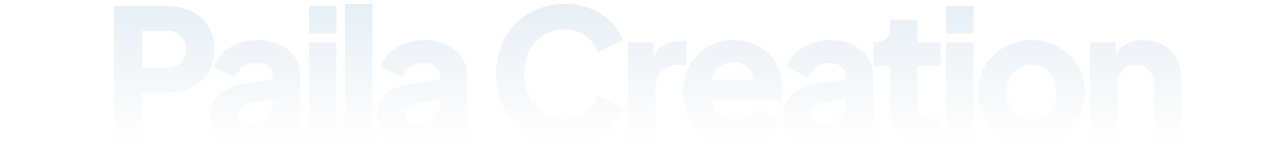
<file: services.html>
<!doctype html>
<html lang="en">
<head>
  <meta charset="utf-8">
  <meta name="viewport" content="width=device-width, initial-scale=1">
  <title>Services | Paila Creation — Websites, Web, Android &amp; Desktop Apps</title>
  <meta name="description" content="Website design and development, web applications, Android applications, desktop applications, and IT solutions from Paila Creation in Kathmandu.">
  <meta name="theme-color" content="#F7F8FA">
  <script>document.documentElement.classList.add("js");</script>

  <link rel="icon" href="assets/icons/icon-32.png" sizes="32x32" type="image/png">
  <link rel="apple-touch-icon" href="assets/icons/icon-180.png">
  <link rel="preload" href="assets/fonts/jakarta-latin-wght.woff2" as="font" type="font/woff2" crossorigin>
  <link rel="preload" href="assets/fonts/inter-latin-wght.woff2" as="font" type="font/woff2" crossorigin>
  <link rel="stylesheet" href="assets/css/styles.css">

  <meta property="og:type" content="website">
  <meta property="og:site_name" content="Paila Creation">
  <meta property="og:title" content="Services | Paila Creation">
  <meta property="og:description" content="Websites, web applications, Android and desktop applications, and IT solutions.">
  <meta property="og:image" content="assets/images/og-image.jpg">
  <meta property="og:image:width" content="1200">
  <meta property="og:image:height" content="630">
  <meta property="og:image:alt" content="Paila Creation logo on a dark teal background">
  <meta name="twitter:card" content="summary_large_image">
  <script src="assets/js/main.js" defer></script>
</head>
<body>
  <a class="skip-link" href="#main">Skip to content</a>

  <header class="site-header">
    <div class="header-bar">
      <a class="brand" href="index.html">
        <img src="assets/images/logo-square-88.webp" srcset="assets/images/logo-square-88.webp 1x, assets/images/logo-square-176.webp 2x" width="36" height="36" alt="">
        <span class="brand-name">Paila Creation</span>
      </a>
      <button class="nav-toggle" type="button" aria-expanded="false" aria-controls="site-nav">
        <span class="nav-toggle-bars" aria-hidden="true"><span></span><span></span><span></span></span>
        <span class="nav-toggle-label">Menu</span>
      </button>
      <nav id="site-nav" class="site-nav" aria-label="Main">
        <ul class="nav-list">
          <li><a class="nav-link" href="index.html">Home</a></li>
          <li><a class="nav-link" href="services.html" aria-current="page">Services</a></li>
          <li><a class="nav-link" href="about.html">About</a></li>
          <li><a class="nav-link" href="contact.html">Contact</a></li>
          <li class="nav-cta"><a class="btn btn--brand" href="contact.html">Discuss your project <svg class="icon" viewBox="0 0 24 24" fill="none" stroke="currentColor" stroke-width="2" stroke-linecap="round" stroke-linejoin="round" aria-hidden="true"><path d="M5 12h14M13 6l6 6-6 6"/></svg></a></li>
        </ul>
      </nav>
    </div>
  </header>

  <main id="main">
    <section class="page-hero page-glow center" aria-labelledby="page-title">
      <div class="container">
        <p class="eyebrow enter" style="--d:0"><span class="ico"><svg viewBox="0 0 24 24" fill="none" stroke="currentColor" stroke-width="2" stroke-linecap="round" stroke-linejoin="round" aria-hidden="true"><path d="M12 3l1.8 5.2L19 10l-5.2 1.8L12 17l-1.8-5.2L5 10l5.2-1.8z"/></svg></span>Services</p>
        <h1 id="page-title" class="enter" style="--d:1">Software shaped around <span class="grad-text">what you need.</span></h1>
        <p class="lead enter" style="--d:2">Paila Creation designs websites and builds web, Android, and desktop applications, and offers IT solutions. Choose a service to see what it covers, or get in touch if you're not sure where your idea fits.</p>
        <nav class="enter" style="--d:3" aria-label="Services on this page">
          <ul class="tab-pills">
            <li><a href="#websites"><span class="badge-ico badge-ico--cyan" aria-hidden="true"><svg viewBox="0 0 24 24" fill="none" stroke="currentColor" stroke-width="2" stroke-linecap="round" stroke-linejoin="round" aria-hidden="true"><circle cx="12" cy="12" r="9"/><path d="M3 12h18M12 3a14 14 0 0 1 0 18M12 3a14 14 0 0 0 0 18"/></svg></span>Websites</a></li>
            <li><a href="#web-apps"><span class="badge-ico badge-ico--blue" aria-hidden="true"><svg viewBox="0 0 24 24" fill="none" stroke="currentColor" stroke-width="2" stroke-linecap="round" stroke-linejoin="round" aria-hidden="true"><rect x="3" y="4" width="18" height="16" rx="2.5"/><path d="M3 9h18M9 9v11"/></svg></span>Web applications</a></li>
            <li><a href="#android"><span class="badge-ico badge-ico--mint" aria-hidden="true"><svg viewBox="0 0 24 24" fill="none" stroke="currentColor" stroke-width="2" stroke-linecap="round" stroke-linejoin="round" aria-hidden="true"><rect x="6.5" y="2.5" width="11" height="19" rx="2.5"/><path d="M11 18h2"/></svg></span>Android applications</a></li>
            <li><a href="#desktop"><span class="badge-ico badge-ico--teal" aria-hidden="true"><svg viewBox="0 0 24 24" fill="none" stroke="currentColor" stroke-width="2" stroke-linecap="round" stroke-linejoin="round" aria-hidden="true"><rect x="2.5" y="4" width="19" height="12.5" rx="2"/><path d="M8 20.5h8M12 16.5v4"/></svg></span>Desktop applications</a></li>
            <li><a href="#it-solutions"><span class="badge-ico badge-ico--ink" aria-hidden="true"><svg viewBox="0 0 24 24" fill="none" stroke="currentColor" stroke-width="2" stroke-linecap="round" stroke-linejoin="round" aria-hidden="true"><rect x="7" y="7" width="10" height="10" rx="2"/><path d="M9.5 2.5v3M14.5 2.5v3M9.5 18.5v3M14.5 18.5v3M2.5 9.5h3M2.5 14.5h3M18.5 9.5h3M18.5 14.5h3"/></svg></span>IT solutions</a></li>
          </ul>
        </nav>
      </div>
    </section>

    <section class="svc" id="websites" aria-labelledby="websites-title">
      <div class="container">
        <div class="svc-card reveal">
          <div class="svc-copy">
            <div class="svc-head"><span class="badge-ico badge-ico--cyan" aria-hidden="true"><svg viewBox="0 0 24 24" fill="none" stroke="currentColor" stroke-width="2" stroke-linecap="round" stroke-linejoin="round" aria-hidden="true"><circle cx="12" cy="12" r="9"/><path d="M3 12h18M12 3a14 14 0 0 1 0 18M12 3a14 14 0 0 0 0 18"/></svg></span><span class="num">01 / 05</span></div>
            <h2 id="websites-title">Website design and development</h2>
            <p class="lead">A website is often the first place people learn what you do. It should make that clear quickly and make the next step obvious.</p>
            <h3>Where it helps</h3>
            <ul class="checks">
              <li><span class="ok" aria-hidden="true"><svg viewBox="0 0 24 24" fill="none" stroke="currentColor" stroke-width="3" stroke-linecap="round" stroke-linejoin="round" aria-hidden="true"><path d="M5 12.5l4.5 4.5L19 7.5"/></svg></span>You need a website for a new business, organisation, or project.</li>
              <li><span class="ok" aria-hidden="true"><svg viewBox="0 0 24 24" fill="none" stroke="currentColor" stroke-width="3" stroke-linecap="round" stroke-linejoin="round" aria-hidden="true"><path d="M5 12.5l4.5 4.5L19 7.5"/></svg></span>Your current website is hard to update, hard to read on a phone, or no longer describes what you do.</li>
              <li><span class="ok" aria-hidden="true"><svg viewBox="0 0 24 24" fill="none" stroke="currentColor" stroke-width="3" stroke-linecap="round" stroke-linejoin="round" aria-hidden="true"><path d="M5 12.5l4.5 4.5L19 7.5"/></svg></span>People need a clear way to find your details and contact you.</li>
            </ul>
            <h3>How the work comes together</h3>
            <p>The work starts with what visitors need to find and what you want them to do. From there, the pages, content structure, and visual design are planned, then built to work across phones, tablets, and computers.</p>
            <div class="btn-row">
              <a class="btn btn--brand" href="contact.html?service=websites">Discuss your requirements<span class="visually-hidden"> for a website</span> <svg class="icon" viewBox="0 0 24 24" fill="none" stroke="currentColor" stroke-width="2" stroke-linecap="round" stroke-linejoin="round" aria-hidden="true"><path d="M5 12h14M13 6l6 6-6 6"/></svg></a>
            </div>
          </div>
          <figure class="svc-visual">
            <div class="v-site lift" aria-hidden="true">
              <div class="vs-nav"><b><i></i>Your business</b><span>Home · Services · About <em>Contact</em></span></div>
              <div class="vs-hero"><div><strong>Clear, fast and easy to use.</strong><small>A website that explains what you do and how to reach you.</small><span class="b">Get in touch</span></div><div class="art"></div></div>
              <div class="vs-feats"><div><i></i>Services</div><div><i></i>About us</div><div><i></i>Contact</div></div>
            </div>
            <figcaption>Illustrative</figcaption>
          </figure>
        </div>
      </div>
    </section>

    <section class="svc svc--flip" id="web-apps" aria-labelledby="web-apps-title">
      <div class="container">
        <div class="svc-card reveal">
          <div class="svc-copy">
            <div class="svc-head"><span class="badge-ico badge-ico--blue" aria-hidden="true"><svg viewBox="0 0 24 24" fill="none" stroke="currentColor" stroke-width="2" stroke-linecap="round" stroke-linejoin="round" aria-hidden="true"><rect x="3" y="4" width="18" height="16" rx="2.5"/><path d="M3 9h18M9 9v11"/></svg></span><span class="num">02 / 05</span></div>
            <h2 id="web-apps-title">Web applications</h2>
            <p class="lead">A web application runs in the browser, but it does more than present information. It lets people enter, find, and act on data.</p>
            <h3>Where it helps</h3>
            <ul class="checks">
              <li><span class="ok" aria-hidden="true"><svg viewBox="0 0 24 24" fill="none" stroke="currentColor" stroke-width="3" stroke-linecap="round" stroke-linejoin="round" aria-hidden="true"><path d="M5 12.5l4.5 4.5L19 7.5"/></svg></span>A process currently lives in spreadsheets, paper forms, or long message threads.</li>
              <li><span class="ok" aria-hidden="true"><svg viewBox="0 0 24 24" fill="none" stroke="currentColor" stroke-width="3" stroke-linecap="round" stroke-linejoin="round" aria-hidden="true"><path d="M5 12.5l4.5 4.5L19 7.5"/></svg></span>Several people need to see and update the same information.</li>
              <li><span class="ok" aria-hidden="true"><svg viewBox="0 0 24 24" fill="none" stroke="currentColor" stroke-width="3" stroke-linecap="round" stroke-linejoin="round" aria-hidden="true"><path d="M5 12.5l4.5 4.5L19 7.5"/></svg></span>You want a tool people can open from a browser without installing anything.</li>
            </ul>
            <h3>How the work comes together</h3>
            <p>A web application can bring a browser-based workflow into one place. The work involves mapping who does what, designing the screens for each task, and building the application so the information stays organised as it grows.</p>
            <div class="btn-row">
              <a class="btn btn--brand" href="contact.html?service=web-apps">Discuss your requirements<span class="visually-hidden"> for a web application</span> <svg class="icon" viewBox="0 0 24 24" fill="none" stroke="currentColor" stroke-width="2" stroke-linecap="round" stroke-linejoin="round" aria-hidden="true"><path d="M5 12h14M13 6l6 6-6 6"/></svg></a>
            </div>
          </div>
          <figure class="svc-visual">
            <div class="v-table lift" aria-hidden="true">
              <div class="vt-h">Requests <span>+ New</span></div>
              <div class="row"><span class="av"></span>Update opening hours<span class="pill pill--mint">Done</span></div>
              <div class="row"><span class="av"></span>New staff account<span class="pill pill--amber">In review</span></div>
              <div class="row"><span class="av"></span>Monthly report export<span class="pill pill--blue">New</span></div>
            </div>
            <figcaption>Illustrative</figcaption>
          </figure>
        </div>
      </div>
    </section>

    <section class="svc" id="android" aria-labelledby="android-title">
      <div class="container">
        <div class="svc-card reveal">
          <div class="svc-copy">
            <div class="svc-head"><span class="badge-ico badge-ico--mint" aria-hidden="true"><svg viewBox="0 0 24 24" fill="none" stroke="currentColor" stroke-width="2" stroke-linecap="round" stroke-linejoin="round" aria-hidden="true"><rect x="6.5" y="2.5" width="11" height="19" rx="2.5"/><path d="M11 18h2"/></svg></span><span class="num">03 / 05</span></div>
            <h2 id="android-title">Android applications</h2>
            <p class="lead">An Android app puts a focused tool on the phone people already carry.</p>
            <h3>Where it helps</h3>
            <ul class="checks">
              <li><span class="ok" aria-hidden="true"><svg viewBox="0 0 24 24" fill="none" stroke="currentColor" stroke-width="3" stroke-linecap="round" stroke-linejoin="round" aria-hidden="true"><path d="M5 12.5l4.5 4.5L19 7.5"/></svg></span>The people you serve are mostly on Android phones.</li>
              <li><span class="ok" aria-hidden="true"><svg viewBox="0 0 24 24" fill="none" stroke="currentColor" stroke-width="3" stroke-linecap="round" stroke-linejoin="round" aria-hidden="true"><path d="M5 12.5l4.5 4.5L19 7.5"/></svg></span>A task happens away from a desk — in the field, on the move, or at a counter.</li>
              <li><span class="ok" aria-hidden="true"><svg viewBox="0 0 24 24" fill="none" stroke="currentColor" stroke-width="3" stroke-linecap="round" stroke-linejoin="round" aria-hidden="true"><path d="M5 12.5l4.5 4.5L19 7.5"/></svg></span>You want a dedicated app rather than a website saved to the home screen.</li>
            </ul>
            <h3>How the work comes together</h3>
            <p>Designing for a small screen means deciding what matters most on each view. The work covers planning the app's screens and navigation, building it for Android devices, and testing it on the kinds of phones your users have.</p>
            <div class="btn-row">
              <a class="btn btn--brand" href="contact.html?service=android">Discuss your requirements<span class="visually-hidden"> for an Android application</span> <svg class="icon" viewBox="0 0 24 24" fill="none" stroke="currentColor" stroke-width="2" stroke-linecap="round" stroke-linejoin="round" aria-hidden="true"><path d="M5 12h14M13 6l6 6-6 6"/></svg></a>
            </div>
          </div>
          <figure class="svc-visual">
            <div class="v-phone lift" aria-hidden="true">
              <div class="phone-screen">
                <div class="ps-top"><span>9:41</span><i></i><span>•••</span></div>
                <h6>Today</h6>
                <div class="p-card"><span class="badge-ico badge-ico--cyan" aria-hidden="true"><svg viewBox="0 0 24 24" fill="none" stroke="currentColor" stroke-width="2" stroke-linecap="round" stroke-linejoin="round" aria-hidden="true"><rect x="3.5" y="5" width="17" height="15.5" rx="2.5"/><path d="M3.5 10h17M8 3v4M16 3v4"/></svg></span><div>Design review<small>Homepage screens</small></div></div>
                <div class="p-card"><span class="badge-ico badge-ico--blue" aria-hidden="true"><svg viewBox="0 0 24 24" fill="none" stroke="currentColor" stroke-width="2" stroke-linecap="round" stroke-linejoin="round" aria-hidden="true"><path d="M8 8l-4 4 4 4M16 8l4 4-4 4M13.5 5l-3 14"/></svg></span><div>Build update<small>Android app</small></div></div>
                <div class="p-card"><span class="badge-ico badge-ico--mint" aria-hidden="true"><svg viewBox="0 0 24 24" fill="none" stroke="currentColor" stroke-width="2" stroke-linecap="round" stroke-linejoin="round" aria-hidden="true"><path d="M5 12.5l4.5 4.5L19 7.5"/></svg></span><div>Content approved<small>Services page</small></div></div>
                <div class="p-nav"><svg viewBox="0 0 24 24" fill="none" stroke="currentColor" stroke-width="2" stroke-linecap="round" stroke-linejoin="round" aria-hidden="true"><path d="M3.5 11L12 4l8.5 7v8.5a1 1 0 0 1-1 1H15v-6H9v6H4.5a1 1 0 0 1-1-1z"/></svg><svg viewBox="0 0 24 24" fill="none" stroke="currentColor" stroke-width="2" stroke-linecap="round" stroke-linejoin="round" aria-hidden="true"><path d="M10 6h10M10 12h10M10 18h10M3.5 6l1.5 1.5L7.5 5M3.5 12l1.5 1.5 2.5-2.5M3.5 18l1.5 1.5 2.5-2.5"/></svg><svg viewBox="0 0 24 24" fill="none" stroke="currentColor" stroke-width="2" stroke-linecap="round" stroke-linejoin="round" aria-hidden="true"><path d="M6 16v-5a6 6 0 0 1 12 0v5l1.5 2h-15z"/><path d="M10 20.5a2 2 0 0 0 4 0"/></svg><svg viewBox="0 0 24 24" fill="none" stroke="currentColor" stroke-width="2" stroke-linecap="round" stroke-linejoin="round" aria-hidden="true"><circle cx="12" cy="12" r="3"/><path d="M12 2.5v3M12 18.5v3M2.5 12h3M18.5 12h3M5.3 5.3l2.1 2.1M16.6 16.6l2.1 2.1M5.3 18.7l2.1-2.1M16.6 7.4l2.1-2.1"/></svg></div>
              </div>
            </div>
            <figcaption>Illustrative</figcaption>
          </figure>
        </div>
      </div>
    </section>

    <section class="svc svc--flip" id="desktop" aria-labelledby="desktop-title">
      <div class="container">
        <div class="svc-card reveal">
          <div class="svc-copy">
            <div class="svc-head"><span class="badge-ico badge-ico--teal" aria-hidden="true"><svg viewBox="0 0 24 24" fill="none" stroke="currentColor" stroke-width="2" stroke-linecap="round" stroke-linejoin="round" aria-hidden="true"><rect x="2.5" y="4" width="19" height="12.5" rx="2"/><path d="M8 20.5h8M12 16.5v4"/></svg></span><span class="num">04 / 05</span></div>
            <h2 id="desktop-title">Desktop applications</h2>
            <p class="lead">Some work is better suited to a program installed on a computer than to a browser tab.</p>
            <h3>Where it helps</h3>
            <ul class="checks">
              <li><span class="ok" aria-hidden="true"><svg viewBox="0 0 24 24" fill="none" stroke="currentColor" stroke-width="3" stroke-linecap="round" stroke-linejoin="round" aria-hidden="true"><path d="M5 12.5l4.5 4.5L19 7.5"/></svg></span>People spend long stretches at a computer doing the same kind of task.</li>
              <li><span class="ok" aria-hidden="true"><svg viewBox="0 0 24 24" fill="none" stroke="currentColor" stroke-width="3" stroke-linecap="round" stroke-linejoin="round" aria-hidden="true"><path d="M5 12.5l4.5 4.5L19 7.5"/></svg></span>The software needs to be installed and run as its own program.</li>
              <li><span class="ok" aria-hidden="true"><svg viewBox="0 0 24 24" fill="none" stroke="currentColor" stroke-width="3" stroke-linecap="round" stroke-linejoin="round" aria-hidden="true"><path d="M5 12.5l4.5 4.5L19 7.5"/></svg></span>An existing desktop tool needs to be replaced or rethought.</li>
            </ul>
            <h3>How the work comes together</h3>
            <p>Desktop software is used for hours at a time, so layout, keyboard use, and clear forms matter. The work starts by understanding the daily routine the program supports, then designing and building around it.</p>
            <div class="btn-row">
              <a class="btn btn--brand" href="contact.html?service=desktop">Discuss your requirements<span class="visually-hidden"> for a desktop application</span> <svg class="icon" viewBox="0 0 24 24" fill="none" stroke="currentColor" stroke-width="2" stroke-linecap="round" stroke-linejoin="round" aria-hidden="true"><path d="M5 12h14M13 6l6 6-6 6"/></svg></a>
            </div>
          </div>
          <figure class="svc-visual">
            <div class="v-desk lift" aria-hidden="true">
              <div class="db">Records — Desktop<span><i></i><i></i><i></i></span></div>
              <div class="dbody">
                <div class="dside"><span class="on">Records</span><span>Reports</span><span>Import</span><span>Settings</span></div>
                <div class="dmain"><label>Name<i></i></label><label>Category<i></i></label><em>Save</em></div>
              </div>
            </div>
            <figcaption>Illustrative</figcaption>
          </figure>
        </div>
      </div>
    </section>

    <section class="svc" id="it-solutions" aria-labelledby="it-solutions-title">
      <div class="container">
        <div class="svc-card reveal">
          <div class="svc-copy">
            <div class="svc-head"><span class="badge-ico badge-ico--ink" aria-hidden="true"><svg viewBox="0 0 24 24" fill="none" stroke="currentColor" stroke-width="2" stroke-linecap="round" stroke-linejoin="round" aria-hidden="true"><rect x="7" y="7" width="10" height="10" rx="2"/><path d="M9.5 2.5v3M14.5 2.5v3M9.5 18.5v3M14.5 18.5v3M2.5 9.5h3M2.5 14.5h3M18.5 9.5h3M18.5 14.5h3"/></svg></span><span class="num">05 / 05</span></div>
            <h2 id="it-solutions-title">IT solutions</h2>
            <p class="lead">Not every technology need fits neatly into “a website” or “an app”.</p>
            <h3>Where it helps</h3>
            <ul class="checks">
              <li><span class="ok" aria-hidden="true"><svg viewBox="0 0 24 24" fill="none" stroke="currentColor" stroke-width="3" stroke-linecap="round" stroke-linejoin="round" aria-hidden="true"><path d="M5 12.5l4.5 4.5L19 7.5"/></svg></span>You have a technology problem and aren't sure what kind of solution it needs.</li>
              <li><span class="ok" aria-hidden="true"><svg viewBox="0 0 24 24" fill="none" stroke="currentColor" stroke-width="3" stroke-linecap="round" stroke-linejoin="round" aria-hidden="true"><path d="M5 12.5l4.5 4.5L19 7.5"/></svg></span>You want to talk through options before committing to a larger project.</li>
            </ul>
            <h3>How the work comes together</h3>
            <p>It starts with a conversation about the problem. Once it is clear what is involved, we can discuss whether Paila Creation is the right fit and what a sensible next step would be.</p>
            <div class="btn-row">
              <a class="btn btn--brand" href="contact.html?service=it-solutions">Discuss your requirements<span class="visually-hidden"> for IT solutions</span> <svg class="icon" viewBox="0 0 24 24" fill="none" stroke="currentColor" stroke-width="2" stroke-linecap="round" stroke-linejoin="round" aria-hidden="true"><path d="M5 12h14M13 6l6 6-6 6"/></svg></a>
            </div>
          </div>
          <figure class="svc-visual">
            <div class="v-flow" aria-hidden="true"><ol class="lift">
              <li><span class="badge-ico badge-ico--cyan" aria-hidden="true"><svg viewBox="0 0 24 24" fill="none" stroke="currentColor" stroke-width="2" stroke-linecap="round" stroke-linejoin="round" aria-hidden="true"><path d="M4 5h16v11H9l-5 4z"/></svg></span>Describe the problem</li>
              <li><span class="badge-ico badge-ico--blue" aria-hidden="true"><svg viewBox="0 0 24 24" fill="none" stroke="currentColor" stroke-width="2" stroke-linecap="round" stroke-linejoin="round" aria-hidden="true"><circle cx="11" cy="11" r="6.5"/><path d="M20 20l-4.2-4.2"/></svg></span>Discuss the options</li>
              <li><span class="badge-ico badge-ico--mint" aria-hidden="true"><svg viewBox="0 0 24 24" fill="none" stroke="currentColor" stroke-width="2" stroke-linecap="round" stroke-linejoin="round" aria-hidden="true"><path d="M3 19.5h5.5v-5h5.5v-5h5.5v-5"/></svg></span>Agree a next step</li>
            </ol></div>
            <figcaption>Illustrative</figcaption>
          </figure>
        </div>
      </div>
    </section>

    <section class="section" aria-labelledby="cta-title">
      <div class="container">
        <div class="cta-card on-dark reveal">
          <p class="eyebrow"><span class="ico"><svg viewBox="0 0 24 24" fill="none" stroke="currentColor" stroke-width="2" stroke-linecap="round" stroke-linejoin="round" aria-hidden="true"><path d="M12 3l1.8 5.2L19 10l-5.2 1.8L12 17l-1.8-5.2L5 10l5.2-1.8z"/></svg></span>Let's talk</p>
          <h2 id="cta-title">Not sure where it fits?</h2>
          <p>You don't need to know whether you need a website, an app, or something else. Describe what you're trying to do, and we'll work out the right starting point together.</p>
          <div class="btn-row">
            <a class="btn btn--white" href="contact.html?service=other">Discuss your requirements <svg class="icon" viewBox="0 0 24 24" fill="none" stroke="currentColor" stroke-width="2" stroke-linecap="round" stroke-linejoin="round" aria-hidden="true"><path d="M5 12h14M13 6l6 6-6 6"/></svg></a>
            <a class="btn btn--glass" href="mailto:info@pailacreation.com"><svg class="icon" viewBox="0 0 24 24" fill="none" stroke="currentColor" stroke-width="2" stroke-linecap="round" stroke-linejoin="round" aria-hidden="true"><rect x="3" y="5" width="18" height="14" rx="2.5"/><path d="M3.5 7l8.5 6 8.5-6"/></svg> info@pailacreation.com</a>
          </div>
        </div>
      </div>
    </section>
  </main>

  <footer class="site-footer">
    <div class="container">
      <div class="footer-grid">
        <div class="footer-brand">
          <a class="brand" href="index.html">
            <img src="assets/images/logo-square-88.webp" width="36" height="36" alt="" loading="lazy">
            <span class="brand-name">Paila Creation</span>
          </a>
          <p>Website design and web, Android, and desktop application development from Maitidevi, Kathmandu, Nepal.</p>
        </div>
        <nav aria-label="Footer">
          <h2>Pages</h2>
          <ul class="footer-links">
            <li><a href="index.html">Home</a></li>
            <li><a href="services.html">Services</a></li>
            <li><a href="about.html">About</a></li>
            <li><a href="contact.html">Contact</a></li>
          </ul>
        </nav>
        <div>
          <h2>Services</h2>
          <ul class="footer-links">
            <li><a href="services.html#websites">Websites</a></li>
            <li><a href="services.html#web-apps">Web applications</a></li>
            <li><a href="services.html#android">Android applications</a></li>
            <li><a href="services.html#desktop">Desktop applications</a></li>
            <li><a href="services.html#it-solutions">IT solutions</a></li>
          </ul>
        </div>
        <div>
          <h2>Connect</h2>
          <ul class="footer-links">
            <li><a href="mailto:info@pailacreation.com">info@pailacreation.com</a></li>
            <li><a href="https://www.facebook.com/pailacreation" rel="noopener">Facebook</a></li>
            <li><a href="https://www.youtube.com/channel/UCnS9T0V8_8yDATseNWqWEgw" rel="noopener">YouTube</a></li>
          </ul>
        </div>
      </div>
      <div class="footer-bottom">
        <p>© <span data-year>2026</span> Paila Creation. Maitidevi, Kathmandu, Nepal.</p>
        <p>Software design and development</p>
      </div>
    </div>
    <p class="footer-word" aria-hidden="true">Paila Creation</p>
  </footer>
</body>
</html>
</file>
<file: assets/css/styles.css>
/* ==========================================================================
   Paila Creation — styles
   Modern product-site system: light surfaces, rounded cards, soft depth,
   pill controls, bento grids, smooth entrance motion.
   Brand: logo cyan #2AB0E3 + teal #2B5154, extended with an analogous blue.
   Mobile-first. Tokens → base → components → sections → pages.
   ========================================================================== */

@font-face {
  font-family: "Plus Jakarta Sans";
  src: url("../fonts/jakarta-latin-wght.woff2") format("woff2-variations"), url("../fonts/jakarta-latin-wght.woff2") format("woff2");
  font-weight: 200 800; font-style: normal; font-display: swap;
}
@font-face {
  font-family: "Inter";
  src: url("../fonts/inter-latin-wght.woff2") format("woff2-variations"), url("../fonts/inter-latin-wght.woff2") format("woff2");
  font-weight: 100 900; font-style: normal; font-display: swap;
}

/* ---------- Tokens ---------- */
:root {
  --cyan: #2AB0E3;          /* logo cyan — graphics, fills, text only on dark */
  --cyan-50: #ECF8FD;
  --cyan-100: #D3F0FA;
  --cyan-700: #0A76A8;      /* 5:1 on white */
  --blue: #2563EB;
  --blue-50: #EEF3FE;
  --blue-700: #1D5BD8;      /* 5.9:1 on white */
  --teal: #2B5154;          /* logo background */
  --mint: #2DD4BF;
  --mint-50: #E9FBF8;
  --teal-700: #0F766E;
  --amber-50: #FFF6E6;
  --amber-700: #9A5B00;

  --ink: #0B1220;
  --ink-2: #475467;         /* 7:1 on white */
  --ink-3: #5F6B7D;         /* 5.4:1 on white */
  --bg: #F7F8FA;
  --surface: #FFFFFF;
  --line: #EAECF0;
  --line-2: #D0D5DD;
  --danger: #C0262D;
  --success: #12795A;

  --grad-text: linear-gradient(95deg, #0A76A8 0%, #1D5BD8 60%, #2563EB 100%);
  --grad-brand: linear-gradient(135deg, #2AB0E3 0%, #2563EB 100%);
  --grad-deep: linear-gradient(135deg, #0B1220 0%, #0E2A47 55%, #0A5A86 100%);

  --font-display: "Plus Jakarta Sans", "Inter", "Segoe UI", system-ui, -apple-system, Arial, sans-serif;
  --font-body: "Inter", "Segoe UI", system-ui, -apple-system, Arial, sans-serif;
  --font-mono: ui-monospace, "Cascadia Code", "SFMono-Regular", Consolas, "Liberation Mono", monospace;

  --text-base: 1rem;
  --text-lg: clamp(1.0625rem, 1rem + 0.35vw, 1.25rem);
  --h1: clamp(2.6rem, 1.5rem + 5vw, 5.4rem);
  --h2: clamp(2rem, 1.4rem + 2.6vw, 3.4rem);
  --h3: clamp(1.125rem, 1.05rem + 0.35vw, 1.3125rem);

  --space-1: .25rem; --space-2: .5rem; --space-3: .75rem; --space-4: 1rem; --space-5: 1.5rem;
  --space-6: 2rem; --space-7: 3rem; --space-8: 4rem; --space-9: 6rem;
  --section: clamp(4.5rem, 3rem + 6vw, 8.5rem);
  --content-max: 1200px;
  --gutter: 1.25rem;
  --measure: 62ch;

  --r-sm: 10px; --r: 14px; --r-lg: 20px; --r-xl: 28px; --r-2xl: 36px;
  --shadow-xs: 0 1px 2px rgba(16, 24, 40, .05);
  --shadow-sm: 0 1px 2px rgba(16, 24, 40, .04), 0 4px 12px -4px rgba(16, 24, 40, .08);
  --shadow: 0 2px 4px rgba(16, 24, 40, .04), 0 16px 32px -12px rgba(16, 24, 40, .14);
  --shadow-lg: 0 4px 8px rgba(16, 24, 40, .04), 0 40px 80px -24px rgba(16, 24, 40, .25);

  --ease: cubic-bezier(.2, .8, .2, 1);
  --fast: 220ms;
  --reveal: 800ms;
  --header-h: 88px;
}
@media (min-width: 768px) { :root { --gutter: 2rem; --text-base: 1.0625rem; } }

/* ---------- Base ---------- */
*, *::before, *::after { box-sizing: border-box; }
html { -webkit-text-size-adjust: 100%; text-size-adjust: 100%; scroll-padding-top: calc(var(--header-h) + 1rem); }
@media (prefers-reduced-motion: no-preference) { html { scroll-behavior: smooth; } }
body {
  margin: 0;
  background: var(--bg);
  color: var(--ink);
  font-family: var(--font-body);
  font-size: var(--text-base);
  line-height: 1.65;
  -webkit-font-smoothing: antialiased;
  overflow-x: hidden;
}
h1, h2, h3, h4 {
  margin: 0 0 var(--space-4);
  font-family: var(--font-display);
  font-weight: 700;
  line-height: 1.1;
  letter-spacing: -.035em;
  color: var(--ink);
  text-wrap: balance;
}
h1 { font-size: var(--h1); font-weight: 800; line-height: 1.04; letter-spacing: -.042em; }
h2 { font-size: var(--h2); letter-spacing: -.04em; }
h3 { font-size: var(--h3); line-height: 1.3; letter-spacing: -.02em; }
p { margin: 0 0 var(--space-4); max-width: var(--measure); text-wrap: pretty; }
p:last-child { margin-bottom: 0; }
img, svg { display: block; max-width: 100%; }
img { height: auto; }
a { color: var(--blue-700); text-underline-offset: .2em; }
a:hover { color: var(--ink); }
ul, ol { margin: 0; padding: 0; }
:focus-visible { outline: 3px solid var(--blue); outline-offset: 3px; border-radius: 8px; }
.on-dark :focus-visible { outline-color: #fff; }
::selection { background: var(--cyan-100); color: var(--ink); }

.visually-hidden { position: absolute !important; width: 1px; height: 1px; padding: 0; margin: -1px; overflow: hidden; clip: rect(0 0 0 0); white-space: nowrap; border: 0; }
.skip-link { position: absolute; left: 1rem; top: -100px; z-index: 100; padding: .75rem 1rem; border-radius: 999px; background: var(--ink); color: #fff; font-weight: 600; text-decoration: none; }
.skip-link:focus { top: .75rem; color: #fff; }

/* ---------- Layout ---------- */
.container { width: 100%; max-width: calc(var(--content-max) + var(--gutter) * 2); margin-inline: auto; padding-inline: var(--gutter); }
.section { padding-block: var(--section); }
.section--white { background: var(--surface); }
.center { text-align: center; }
.center p { margin-inline: auto; }

.section-head { max-width: 44rem; margin-bottom: clamp(2.5rem, 2rem + 2vw, 4rem); }
.section-head.center { margin-inline: auto; }
.section-head h2 { margin-bottom: var(--space-4); }

.eyebrow {
  display: inline-flex; align-items: center; gap: .5rem;
  margin: 0 0 var(--space-5);
  padding: .35rem .85rem .35rem .4rem;
  border-radius: 999px;
  background: var(--surface);
  border: 1px solid var(--line);
  box-shadow: var(--shadow-xs);
  font-size: .8125rem; font-weight: 600; color: var(--ink-2);
}
.eyebrow .ico { display: grid; place-items: center; width: 22px; height: 22px; border-radius: 50%; background: var(--grad-brand); color: #fff; }
.eyebrow .ico svg { width: 12px; height: 12px; }
.on-dark .eyebrow { background: rgba(255, 255, 255, .08); border-color: rgba(255, 255, 255, .16); color: #DCE6F0; box-shadow: none; }

.lead { font-size: var(--text-lg); line-height: 1.6; color: var(--ink-2); }
.muted { color: var(--ink-2); }
.grad-text { background: var(--grad-text); -webkit-background-clip: text; background-clip: text; -webkit-text-fill-color: transparent; color: var(--blue-700); }

/* ---------- Buttons ---------- */
.btn {
  position: relative;
  display: inline-flex; align-items: center; justify-content: center; gap: .6rem;
  min-height: 50px; padding: 0 1.4rem;
  border: 0; border-radius: 999px;
  background: var(--ink); color: #fff;
  font-family: var(--font-body); font-size: .9375rem; font-weight: 600; line-height: 1.2;
  text-decoration: none; cursor: pointer;
  box-shadow: 0 1px 2px rgba(16, 24, 40, .2), inset 0 1px 0 rgba(255, 255, 255, .12), 0 10px 24px -12px rgba(11, 18, 32, .55);
  transition: transform var(--fast) var(--ease), box-shadow var(--fast) var(--ease), background-color var(--fast) var(--ease), color var(--fast) var(--ease);
}
.btn:hover { color: #fff; transform: translateY(-2px); box-shadow: 0 1px 2px rgba(16, 24, 40, .2), inset 0 1px 0 rgba(255, 255, 255, .12), 0 16px 30px -12px rgba(11, 18, 32, .6); }
.btn:active { transform: translateY(0); }
.btn .icon { width: 18px; height: 18px; transition: transform var(--fast) var(--ease); }
.btn:hover .icon, .btn:focus-visible .icon { transform: translateX(3px); }
.btn--brand { background: var(--grad-action, linear-gradient(135deg, #1D5BD8, #0A76A8)); box-shadow: 0 1px 2px rgba(16, 24, 40, .15), inset 0 1px 0 rgba(255, 255, 255, .2), 0 12px 26px -12px rgba(29, 91, 216, .7); }
.btn--light { background: var(--surface); color: var(--ink); box-shadow: inset 0 0 0 1px var(--line-2), var(--shadow-xs); }
.btn--light:hover { color: var(--ink); box-shadow: inset 0 0 0 1px var(--ink-3), var(--shadow-sm); }
.btn--white { background: #fff; color: var(--ink); box-shadow: 0 12px 30px -12px rgba(0, 0, 0, .5); }
.btn--white:hover { color: var(--ink); }
.btn--glass { background: rgba(255, 255, 255, .1); color: #fff; box-shadow: inset 0 0 0 1px rgba(255, 255, 255, .28); }
.btn--glass:hover { background: rgba(255, 255, 255, .18); }
.btn--sm { min-height: 42px; padding: 0 1.1rem; font-size: .875rem; }
.btn[disabled] { opacity: .6; cursor: not-allowed; transform: none; }
.btn-row { display: flex; flex-wrap: wrap; gap: .75rem; }
.center .btn-row { justify-content: center; }

.text-link { display: inline-flex; align-items: center; gap: .4rem; min-height: 44px; font-weight: 600; font-size: .9375rem; color: var(--ink); text-decoration: none; }
.text-link .icon { width: 16px; height: 16px; transition: transform var(--fast) var(--ease); }
.text-link:hover { color: var(--blue-700); }
.text-link:hover .icon, .text-link:focus-visible .icon { transform: translateX(4px); }

.icon { flex: none; }

/* Icon badge */
.badge-ico { display: grid; place-items: center; flex: none; width: 44px; height: 44px; border-radius: 13px; color: #fff; box-shadow: inset 0 1px 0 rgba(255, 255, 255, .25), 0 8px 18px -8px var(--glow, rgba(37, 99, 235, .6)); }
.badge-ico svg { width: 22px; height: 22px; }
.badge-ico--cyan { background: linear-gradient(135deg, #38BDF0, #0A76A8); --glow: rgba(42, 176, 227, .7); }
.badge-ico--blue { background: linear-gradient(135deg, #5B8DFF, #1D5BD8); --glow: rgba(37, 99, 235, .7); }
.badge-ico--mint { background: linear-gradient(135deg, #34D8C3, #0F766E); --glow: rgba(45, 212, 191, .7); }
.badge-ico--teal { background: linear-gradient(135deg, #4A8589, #2B5154); --glow: rgba(43, 81, 84, .7); }
.badge-ico--ink { background: linear-gradient(135deg, #344054, #0B1220); --glow: rgba(11, 18, 32, .6); }
.badge-ico--sm { width: 34px; height: 34px; border-radius: 10px; }
.badge-ico--sm svg { width: 17px; height: 17px; }

/* ---------- Header: floating pill ---------- */
.site-header { position: sticky; top: 0; z-index: 50; padding-top: 14px; }
.header-bar {
  position: relative;
  display: flex; align-items: center; gap: .75rem; flex-wrap: wrap;
  max-width: 1120px; margin-inline: auto;
  min-height: 62px; padding: 8px 8px 8px 14px;
  border-radius: 999px;
  background: rgba(255, 255, 255, .78);
  border: 1px solid rgba(234, 236, 240, .9);
  box-shadow: 0 10px 30px -18px rgba(16, 24, 40, .3);
  transition: box-shadow var(--fast) var(--ease), background-color var(--fast) var(--ease);
}
@supports (backdrop-filter: blur(10px)) { .header-bar { background: rgba(255, 255, 255, .66); backdrop-filter: saturate(1.8) blur(16px); } }
.site-header.is-scrolled .header-bar { background: rgba(255, 255, 255, .92); box-shadow: 0 16px 40px -16px rgba(16, 24, 40, .35); }
.brand { display: inline-flex; align-items: center; gap: .6rem; min-height: 44px; margin-right: auto; color: var(--ink); text-decoration: none; }
.brand img { width: 36px; height: 36px; border-radius: 10px; }
.brand-name { font-family: var(--font-display); font-weight: 800; font-size: 1.0625rem; letter-spacing: -.03em; }
.brand:hover { color: var(--ink); }
.nav-toggle { display: none; }
.site-nav { width: 100%; }
.nav-list { list-style: none; display: flex; flex-wrap: wrap; align-items: center; gap: 2px; }
.nav-link { display: inline-flex; align-items: center; min-height: 44px; padding: 0 1rem; border-radius: 999px; color: var(--ink-2); font-size: .9375rem; font-weight: 500; text-decoration: none; transition: background-color var(--fast) var(--ease), color var(--fast) var(--ease); }
.nav-link:hover { background: rgba(16, 24, 40, .05); color: var(--ink); }
.nav-link[aria-current="page"] { background: var(--ink); color: #fff; }
.nav-cta .btn { min-height: 46px; }

@media (max-width: 899.98px) {
  .site-header { padding-inline: .75rem; }
  .js .header-bar { flex-wrap: nowrap; }
  .js .nav-toggle {
    display: inline-flex; align-items: center; gap: .6rem;
    min-height: 46px; padding: 0 1.1rem;
    border: 0; border-radius: 999px;
    background: var(--ink); color: #fff;
    font: 600 .875rem/1 var(--font-body); cursor: pointer;
  }
  .nav-toggle-bars { position: relative; width: 16px; height: 10px; }
  .nav-toggle-bars span { position: absolute; left: 0; width: 16px; height: 2px; border-radius: 2px; background: currentColor; transition: transform var(--fast) var(--ease), opacity var(--fast) var(--ease), top var(--fast) var(--ease); }
  .nav-toggle-bars span:nth-child(1) { top: 0; }
  .nav-toggle-bars span:nth-child(2) { top: 4px; }
  .nav-toggle-bars span:nth-child(3) { top: 8px; }
  .nav-toggle[aria-expanded="true"] .nav-toggle-bars span:nth-child(1) { top: 4px; transform: rotate(45deg); }
  .nav-toggle[aria-expanded="true"] .nav-toggle-bars span:nth-child(2) { opacity: 0; }
  .nav-toggle[aria-expanded="true"] .nav-toggle-bars span:nth-child(3) { top: 4px; transform: rotate(-45deg); }
  .js .site-nav {
    position: absolute; top: calc(100% + 10px); left: 0; right: 0; width: auto;
    padding: .6rem;
    border-radius: 24px;
    background: #fff; border: 1px solid var(--line);
    box-shadow: var(--shadow-lg);
    /* visibility keeps closed links out of the tab order */
    visibility: hidden; opacity: 0; transform: translateY(-8px) scale(.98); transform-origin: top center;
    transition: opacity 220ms var(--ease), transform 220ms var(--ease), visibility 0s linear 220ms;
  }
  .js .site-nav.is-open { visibility: visible; opacity: 1; transform: none; transition: opacity 220ms var(--ease), transform 220ms var(--ease), visibility 0s; }
  .js .nav-list { flex-direction: column; align-items: stretch; gap: 2px; }
  .js .nav-link { width: 100%; min-height: 54px; padding: 0 1.1rem; border-radius: 16px; font-size: 1.0625rem; }
  .js .nav-cta { padding-top: .4rem; }
  .js .nav-cta .btn { width: 100%; min-height: 54px; }
}
@media (min-width: 900px) {
  .header-bar { flex-wrap: nowrap; }
  .site-nav { width: auto; flex: 1; }
  .nav-list { flex-wrap: nowrap; }
  .nav-list > li:first-child { margin-left: auto; }
  .nav-cta { margin-left: auto; }
}

/* ---------- Page glow (soft brand light at the top of every page) ---------- */
.page-glow { position: relative; isolation: isolate; overflow-x: clip; }
.page-glow::before {
  content: ""; position: absolute; z-index: -1; left: 50%; top: -220px; transform: translateX(-50%);
  width: min(1200px, 140vw); height: 760px;
  background:
    radial-gradient(40% 45% at 30% 40%, rgba(42, 176, 227, .28), transparent 70%),
    radial-gradient(38% 45% at 72% 35%, rgba(37, 99, 235, .22), transparent 70%),
    radial-gradient(30% 35% at 50% 70%, rgba(45, 212, 191, .14), transparent 70%);
  filter: blur(10px);
  pointer-events: none;
}
.page-glow::after {
  /* fine dotted texture fading out */
  content: ""; position: absolute; z-index: -1; inset: -100px 0 auto; height: 700px;
  background-image: radial-gradient(rgba(16, 24, 40, .12) 1px, transparent 1px);
  background-size: 22px 22px;
  -webkit-mask-image: radial-gradient(ellipse 60% 55% at 50% 30%, #000 20%, transparent 75%);
  mask-image: radial-gradient(ellipse 60% 55% at 50% 30%, #000 20%, transparent 75%);
  pointer-events: none;
}

/* ---------- Hero ---------- */
.hero { padding-top: clamp(3rem, 2rem + 5vw, 6.5rem); text-align: center; overflow-x: clip; }
.hero h1 { max-width: 15ch; margin-inline: auto; margin-bottom: var(--space-5); }
.hero .lead { max-width: 38rem; margin: 0 auto var(--space-6); }
.hero .btn-row { justify-content: center; }
.hero-tags { list-style: none; display: flex; flex-wrap: wrap; justify-content: center; gap: .5rem; margin-top: var(--space-6); }
.hero-tags li { display: inline-flex; align-items: center; gap: .4rem; padding: .4rem .8rem; border-radius: 999px; background: rgba(255, 255, 255, .7); border: 1px solid var(--line); font-size: .8125rem; font-weight: 500; color: var(--ink-2); }
.hero-tags svg { width: 15px; height: 15px; color: var(--cyan-700); }

/* Hero stage: tilted app window with floating cards */
.stage { position: relative; margin: clamp(3rem, 2rem + 4vw, 5rem) auto 0; max-width: 1080px; perspective: 1800px; text-align: left; }
.stage::before {
  content: ""; position: absolute; inset: 10% 5% -5%; z-index: -1;
  background: radial-gradient(50% 50% at 50% 50%, rgba(42, 176, 227, .35), rgba(37, 99, 235, .15) 50%, transparent 75%);
  filter: blur(40px);
}
.stage-caption { margin-top: 2.75rem; text-align: center; font-size: .8125rem; font-weight: 500; color: var(--ink-3); }
.stage-caption::before { content: ""; display: inline-block; width: 6px; height: 6px; margin-right: .5rem; border-radius: 50%; background: var(--cyan); vertical-align: 2px; }

.window {
  position: relative;
  background: #fff;
  border-radius: 18px;
  border: 1px solid rgba(208, 213, 221, .7);
  box-shadow: 0 1px 0 rgba(255, 255, 255, .8) inset, 0 50px 100px -30px rgba(16, 24, 40, .35), 0 30px 60px -30px rgba(37, 99, 235, .25);
  overflow: hidden;
  transform: rotateX(8deg);
  transform-origin: 50% 0;
}
.win-bar { display: flex; align-items: center; gap: 7px; padding: 12px 16px; border-bottom: 1px solid var(--line); background: #FCFCFD; }
.win-bar i { width: 11px; height: 11px; border-radius: 50%; }
.win-bar i:nth-child(1) { background: #FF6B6B; } .win-bar i:nth-child(2) { background: #FFC24B; } .win-bar i:nth-child(3) { background: #3DD68C; }
.win-bar .win-title { flex: 1; text-align: center; margin-right: 50px; font-size: .75rem; font-weight: 500; color: var(--ink-3); }
.win-body { display: grid; grid-template-columns: 200px minmax(0, 1fr); min-height: 420px; }
.win-side { display: grid; gap: 2px; align-content: start; padding: 16px 12px; border-right: 1px solid var(--line); background: #FCFCFD; }
.win-side .ws-brand { display: flex; align-items: center; gap: 8px; margin: 2px 6px 16px; font-family: var(--font-display); font-size: .875rem; font-weight: 800; letter-spacing: -.02em; }
.win-side .ws-brand img { width: 24px; height: 24px; border-radius: 7px; }
.ws-item { display: flex; align-items: center; gap: 10px; padding: 8px 10px; border-radius: 9px; font-size: .8125rem; font-weight: 500; color: var(--ink-2); }
.ws-item svg { width: 16px; height: 16px; color: #98A2B3; }
.ws-item.is-on { background: #fff; color: var(--ink); font-weight: 600; box-shadow: var(--shadow-xs), inset 0 0 0 1px var(--line); }
.ws-item.is-on svg { color: var(--blue); }
.ws-sep { margin: 14px 10px 6px; font-size: .6875rem; font-weight: 600; letter-spacing: .06em; text-transform: uppercase; color: #98A2B3; }
.win-main { display: grid; gap: 18px; align-content: start; padding: 22px 24px; min-width: 0; }
.wm-head { display: flex; align-items: center; justify-content: space-between; gap: 12px; }
.wm-head h4 { margin: 0; font-size: 1.125rem; letter-spacing: -.02em; }
.wm-head p { margin: 2px 0 0; font-size: .75rem; color: var(--ink-3); }
.pill { display: inline-flex; align-items: center; gap: 6px; padding: 4px 10px; border-radius: 999px; font-size: .6875rem; font-weight: 600; white-space: nowrap; }
.pill::before { content: ""; width: 6px; height: 6px; border-radius: 50%; background: currentColor; }
.pill--blue { background: var(--blue-50); color: var(--blue-700); }
.pill--mint { background: var(--mint-50); color: var(--teal-700); }
.pill--amber { background: var(--amber-50); color: var(--amber-700); }
.pill--gray { background: #F2F4F7; color: var(--ink-2); }
.steps-row { list-style: none; display: grid; grid-template-columns: repeat(4, minmax(0, 1fr)); gap: 8px; }
.steps-row li { display: grid; gap: 8px; padding: 12px; border-radius: 12px; border: 1px solid var(--line); font-size: .75rem; font-weight: 600; color: var(--ink-3); min-width: 0; }
.steps-row li .bar { height: 5px; border-radius: 5px; background: #F2F4F7; overflow: hidden; }
.steps-row li .bar::after { content: ""; display: block; height: 100%; width: var(--p, 0%); border-radius: inherit; background: var(--grad-brand); }
.steps-row li.is-done, .steps-row li.is-now { color: var(--ink); }
.steps-row li.is-now { border-color: rgba(37, 99, 235, .35); box-shadow: 0 0 0 3px rgba(37, 99, 235, .08); }
.steps-row .st { display: flex; align-items: center; justify-content: space-between; gap: 4px; }
.steps-row .st svg { width: 14px; height: 14px; color: var(--teal-700); }
.wm-grid { display: grid; grid-template-columns: minmax(0, 1.25fr) minmax(0, 1fr); gap: 14px; }
.panel { padding: 14px; border-radius: 14px; border: 1px solid var(--line); min-width: 0; }
.panel h5 { margin: 0 0 10px; font-family: var(--font-display); font-size: .8125rem; font-weight: 700; letter-spacing: -.01em; }
.task { display: flex; align-items: center; gap: 10px; padding: 7px 0; font-size: .8125rem; color: var(--ink); border-top: 1px solid #F2F4F7; }
.task:first-of-type { border-top: 0; }
.task .cb { display: grid; place-items: center; width: 17px; height: 17px; border-radius: 5px; border: 1.5px solid var(--line-2); flex: none; }
.task.is-done { color: var(--ink-3); }
.task.is-done .cb { background: var(--blue); border-color: var(--blue); color: #fff; }
.task .cb svg { width: 11px; height: 11px; }
.task .pill { margin-left: auto; }
.thumbs { display: grid; grid-template-columns: repeat(3, minmax(0, 1fr)); gap: 8px; }
.thumb { display: grid; gap: 6px; }
.thumb .shot { aspect-ratio: 3 / 4; border-radius: 9px; border: 1px solid var(--line); background: #fff; padding: 6px; display: grid; gap: 4px; align-content: start; overflow: hidden; }
.thumb .shot .hb { height: 26px; border-radius: 5px; }
.thumb:nth-child(1) .hb { background: linear-gradient(135deg, #2AB0E3, #2563EB); }
.thumb:nth-child(2) .hb { background: linear-gradient(135deg, #2DD4BF, #2AB0E3); }
.thumb:nth-child(3) .hb { background: linear-gradient(135deg, #2B5154, #2AB0E3); }
.thumb .shot .ln { height: 4px; border-radius: 4px; background: #EAECF0; }
.thumb .shot .ln.s { width: 60%; }
.thumb span { font-size: .6875rem; font-weight: 600; color: var(--ink-2); text-align: center; }

.float { position: absolute; z-index: 2; border-radius: 16px; background: #fff; border: 1px solid rgba(234, 236, 240, .9); box-shadow: var(--shadow-lg); }
.float-note { display: flex; align-items: center; gap: 10px; padding: 12px 16px 12px 12px; font-size: .8125rem; font-weight: 600; white-space: nowrap; }
.float-note small { display: block; font-size: .6875rem; font-weight: 500; color: var(--ink-3); }
.float--a { top: 18%; right: -2%; }
.float--b { bottom: 14%; right: 6%; }
.float-phone { left: -3%; bottom: -8%; width: 196px; padding: 7px; border-radius: 30px; background: #0B1220; border: 0; }
.phone-screen { display: grid; gap: 9px; padding: 14px 10px 10px; border-radius: 24px; background: #F7F8FA; }
.phone-screen .ps-top { display: flex; justify-content: space-between; align-items: center; padding: 0 4px; font-size: .625rem; font-weight: 600; color: var(--ink-2); }
.phone-screen .ps-top i { width: 44px; height: 12px; border-radius: 10px; background: #0B1220; }
.phone-screen h6 { margin: 4px 4px 0; font-family: var(--font-display); font-size: .9375rem; font-weight: 800; letter-spacing: -.02em; }
.p-card { display: flex; align-items: center; gap: 9px; padding: 9px; border-radius: 13px; background: #fff; box-shadow: var(--shadow-xs); font-size: .6875rem; font-weight: 600; }
.p-card small { display: block; font-weight: 500; color: var(--ink-3); }
.p-card .badge-ico { width: 26px; height: 26px; border-radius: 8px; box-shadow: none; }
.p-card .badge-ico svg { width: 14px; height: 14px; }
.p-nav { display: flex; justify-content: space-around; padding: 7px 0 2px; }
.p-nav svg { width: 16px; height: 16px; color: #98A2B3; }
.p-nav svg:first-child { color: var(--blue); }

@media (max-width: 899.98px) {
  .win-body { grid-template-columns: minmax(0, 1fr); min-height: 0; }
  .win-side { display: none; }
  .float--a { right: 2%; top: -5%; }
  .float--b { display: none; }
  .float-phone { width: 150px; left: -1%; bottom: -12%; }
}
@media (max-width: 599.98px) {
  .win-main { padding: 14px; gap: 12px; }
  .steps-row { grid-template-columns: repeat(2, minmax(0, 1fr)); }
  .wm-grid { grid-template-columns: minmax(0, 1fr); }
  .wm-grid .panel:last-child { display: none; }
  .float-phone { display: none; }
  .float--a { right: 12px; top: -22px; }
  .window { transform: none; }
}

/* ---------- Service chips row ---------- */
.chips { list-style: none; display: flex; flex-wrap: wrap; justify-content: center; gap: .6rem; }

/* ---------- Bento ---------- */
.bento { display: grid; gap: 1rem; }
@media (min-width: 720px) { .bento { grid-template-columns: repeat(2, minmax(0, 1fr)); } }
@media (min-width: 1024px) {
  .bento { grid-template-columns: repeat(6, minmax(0, 1fr)); gap: 1.25rem; }
  .b-card { grid-column: span 2; }
  .b-card--xl { grid-column: span 4; }
  .b-card--half { grid-column: span 3; }
}
@media (min-width: 720px) and (max-width: 1023.98px) { .b-card--xl { grid-column: 1 / -1; } }
.b-card {
  position: relative;
  display: flex; flex-direction: column;
  border-radius: var(--r-xl);
  background: var(--surface);
  border: 1px solid var(--line);
  box-shadow: var(--shadow-sm);
  overflow: hidden;
  transition: transform 350ms var(--ease), box-shadow 350ms var(--ease), border-color 350ms var(--ease);
}
.b-card:hover, .b-card:focus-within { transform: translateY(-6px); box-shadow: var(--shadow-lg); border-color: var(--line-2); }
.b-visual { position: relative; height: 230px; overflow: hidden; background: linear-gradient(180deg, #F4F8FC, #fff); border-bottom: 1px solid var(--line); }
.b-card--xl .b-visual { height: 260px; }
.b-visual > * { transition: transform 500ms var(--ease); }
.b-card:hover .b-visual > .lift { transform: translateY(-6px) scale(1.02); }
.b-body { display: flex; flex-direction: column; gap: .6rem; flex: 1; padding: 1.5rem 1.6rem 1.4rem; }
.b-body .top { display: flex; align-items: center; justify-content: space-between; gap: 1rem; margin-bottom: .25rem; }
.b-body .num { font-size: .8125rem; font-weight: 600; color: var(--ink-3); }
.b-body h3 { margin: 0; }
.b-body p { margin: 0; color: var(--ink-2); font-size: .9688rem; }
.b-body .text-link { margin-top: auto; padding-top: .5rem; align-self: flex-start; }
/* stretched link: whole card clickable */
.b-card .text-link::after { content: ""; position: absolute; inset: 0; border-radius: inherit; }

/* bento visuals */
.v-site { position: absolute; left: 50%; top: 28px; width: 86%; transform: translateX(-50%); background: #fff; border-radius: 12px 12px 0 0; border: 1px solid var(--line); box-shadow: var(--shadow); overflow: hidden; }
.b-card:hover .v-site { transform: translateX(-50%) translateY(-6px); }
.v-site .vs-nav { display: flex; align-items: center; justify-content: space-between; padding: 10px 14px; border-bottom: 1px solid #F2F4F7; font-size: .625rem; font-weight: 600; color: var(--ink-2); }
.v-site .vs-nav b { display: flex; align-items: center; gap: 6px; font-family: var(--font-display); font-size: .75rem; color: var(--ink); }
.v-site .vs-nav b i { width: 14px; height: 14px; border-radius: 4px; background: var(--grad-brand); }
.v-site .vs-nav span { display: flex; gap: 12px; }
.v-site .vs-nav em { font-style: normal; padding: 3px 9px; border-radius: 999px; background: var(--ink); color: #fff; }
.vs-hero { display: grid; grid-template-columns: 1.2fr 1fr; gap: 14px; align-items: center; padding: 18px 16px; }
.vs-hero strong { display: block; font-family: var(--font-display); font-size: 1.05rem; line-height: 1.15; letter-spacing: -.03em; }
.vs-hero small { display: block; margin: 6px 0 10px; font-size: .625rem; color: var(--ink-3); line-height: 1.4; }
.vs-hero .b { display: inline-block; padding: 5px 10px; border-radius: 999px; background: var(--blue); color: #fff; font-size: .5625rem; font-weight: 600; }
.vs-hero .art { height: 92px; border-radius: 12px; background: radial-gradient(60% 60% at 30% 30%, #7DD3F5, transparent 70%), linear-gradient(135deg, #2AB0E3, #2563EB); position: relative; overflow: hidden; }
.vs-hero .art::after { content: ""; position: absolute; right: 10px; bottom: 10px; width: 46%; height: 46%; border-radius: 10px; background: rgba(255, 255, 255, .35); backdrop-filter: blur(4px); }
.vs-feats { display: grid; grid-template-columns: repeat(3, 1fr); gap: 8px; padding: 0 16px 16px; }
.vs-feats div { padding: 8px; border-radius: 9px; background: #F9FAFB; font-size: .5625rem; font-weight: 600; color: var(--ink-2); }
.vs-feats div i { display: block; width: 14px; height: 14px; margin-bottom: 5px; border-radius: 4px; }
.vs-feats div:nth-child(1) i { background: var(--cyan); } .vs-feats div:nth-child(2) i { background: var(--blue); } .vs-feats div:nth-child(3) i { background: var(--mint); }

.v-table { position: absolute; left: 22px; right: 22px; top: 26px; padding: 12px; border-radius: 14px; background: #fff; border: 1px solid var(--line); box-shadow: var(--shadow); }
.v-table .vt-h { display: flex; align-items: center; justify-content: space-between; margin-bottom: 8px; font-family: var(--font-display); font-size: .75rem; font-weight: 700; }
.v-table .vt-h span { padding: 3px 9px; border-radius: 999px; background: var(--ink); color: #fff; font-family: var(--font-body); font-size: .5625rem; font-weight: 600; }
.v-table .row { display: flex; align-items: center; gap: 8px; padding: 7px 0; border-top: 1px solid #F2F4F7; font-size: .6875rem; font-weight: 500; }
.v-table .row .av { width: 20px; height: 20px; border-radius: 6px; flex: none; }
.v-table .row:nth-child(2) .av { background: var(--cyan-100); } .v-table .row:nth-child(3) .av { background: var(--blue-50); } .v-table .row:nth-child(4) .av { background: var(--mint-50); }
.v-table .row .pill { margin-left: auto; }

.v-phone { position: absolute; left: 50%; top: 24px; width: 150px; transform: translateX(-50%); padding: 6px; border-radius: 26px; background: #0B1220; box-shadow: var(--shadow-lg); }
.b-card:hover .v-phone { transform: translateX(-50%) translateY(-6px); }
.v-phone .phone-screen { border-radius: 21px; min-height: 250px; }

.v-desk { position: absolute; left: 20px; right: 20px; top: 26px; border-radius: 12px; background: #fff; border: 1px solid var(--line); box-shadow: var(--shadow); overflow: hidden; }
.v-desk .db { display: flex; align-items: center; justify-content: space-between; padding: 8px 12px; background: #0B1220; color: #fff; font-size: .625rem; font-weight: 600; }
.v-desk .db span { display: flex; gap: 8px; } .v-desk .db span i { width: 8px; height: 2px; background: #98A2B3; }
.v-desk .dbody { display: grid; grid-template-columns: 38% 1fr; }
.v-desk .dside { display: grid; gap: 2px; padding: 8px; background: #F9FAFB; border-right: 1px solid var(--line); font-size: .625rem; font-weight: 500; color: var(--ink-2); }
.v-desk .dside span { padding: 5px 7px; border-radius: 6px; } .v-desk .dside .on { background: var(--blue-50); color: var(--blue-700); font-weight: 600; }
.v-desk .dmain { display: grid; gap: 7px; padding: 10px; font-size: .5625rem; font-weight: 600; color: var(--ink-2); }
.v-desk .dmain label { display: grid; gap: 3px; } .v-desk .dmain label i { height: 18px; border-radius: 6px; border: 1px solid var(--line-2); }
.v-desk .dmain em { justify-self: end; font-style: normal; padding: 4px 10px; border-radius: 999px; background: var(--blue); color: #fff; }

.v-flow { position: absolute; inset: 0; display: grid; place-items: center; }
.v-flow ol { list-style: none; display: grid; gap: 10px; width: 78%; }
.v-flow li { display: flex; align-items: center; gap: 10px; padding: 10px 12px; border-radius: 12px; background: #fff; border: 1px solid var(--line); box-shadow: var(--shadow-sm); font-size: .75rem; font-weight: 600; }
.v-flow li:nth-child(2) { margin-left: 8%; } .v-flow li:nth-child(3) { margin-left: 16%; border-color: rgba(37, 99, 235, .35); box-shadow: 0 0 0 4px rgba(37, 99, 235, .08), var(--shadow-sm); }
.v-flow li .badge-ico { width: 26px; height: 26px; border-radius: 8px; box-shadow: none; }
.v-flow li .badge-ico svg { width: 14px; height: 14px; }

/* ---------- Process ---------- */
.process { list-style: none; display: grid; gap: 1rem; counter-reset: step; }
@media (min-width: 720px) { .process { grid-template-columns: repeat(2, minmax(0, 1fr)); } }
@media (min-width: 1100px) { .process { grid-template-columns: repeat(4, minmax(0, 1fr)); gap: 1.25rem; } }
.p-step { position: relative; padding: 1.75rem 1.5rem; border-radius: var(--r-xl); background: var(--surface); border: 1px solid var(--line); box-shadow: var(--shadow-sm); transition: transform 350ms var(--ease), box-shadow 350ms var(--ease); }
.p-step:hover { transform: translateY(-4px); box-shadow: var(--shadow); }
.p-step .top { display: flex; align-items: center; justify-content: space-between; margin-bottom: 1.75rem; }
.p-step .n { font-family: var(--font-display); font-size: 2.75rem; font-weight: 800; line-height: 1; letter-spacing: -.05em; color: transparent; -webkit-text-stroke: 1.5px var(--line-2); }
.p-step h3 { margin-bottom: .4rem; }
.p-step p { margin: 0; color: var(--ink-2); font-size: .9688rem; }
.p-step .meter { display: flex; gap: 4px; margin-top: 1.5rem; }
.p-step .meter i { flex: 1; height: 5px; border-radius: 5px; background: #F2F4F7; }
.p-step:nth-child(1) .meter i:nth-child(-n+1), .p-step:nth-child(2) .meter i:nth-child(-n+2),
.p-step:nth-child(3) .meter i:nth-child(-n+3), .p-step:nth-child(4) .meter i { background: var(--grad-brand); }

/* ---------- About split ---------- */
.split { display: grid; gap: var(--space-7); align-items: center; }
@media (min-width: 960px) { .split { grid-template-columns: minmax(0, 1fr) minmax(0, 1fr); gap: var(--space-9); } }
.logo-card { position: relative; margin: 0; padding: clamp(1rem, .5rem + 2vw, 1.5rem); border-radius: var(--r-2xl); background: linear-gradient(145deg, #fff, #EEF6FB); border: 1px solid var(--line); box-shadow: var(--shadow-lg); }
.logo-card .inner { display: grid; place-items: center; aspect-ratio: 1 / 1; border-radius: var(--r-xl); background: var(--teal); /* logo JPG carries this exact teal */ overflow: hidden; }
.logo-card img { width: 52%; }
.logo-card .float-note { position: absolute; border-radius: 16px; background: #fff; border: 1px solid var(--line); box-shadow: var(--shadow-lg); }
.logo-card .fn-1 { left: -6%; bottom: 14%; }
.logo-card .fn-2 { right: -5%; top: 12%; }
@media (max-width: 1199.98px) { .logo-card .fn-1 { left: 4%; bottom: -18px; } .logo-card .fn-2 { right: 4%; top: -18px; } }
.ticks { list-style: none; display: grid; gap: .8rem; margin: var(--space-6) 0 var(--space-7); }
.ticks li { display: flex; align-items: center; gap: .8rem; font-weight: 500; }
.ticks .ok { display: grid; place-items: center; width: 26px; height: 26px; border-radius: 50%; background: var(--blue-50); color: var(--blue-700); flex: none; }
.ticks .ok svg { width: 14px; height: 14px; }

/* ---------- Learning ---------- */
.learn { position: relative; padding: 1px; border-radius: var(--r-2xl); background: linear-gradient(135deg, rgba(42, 176, 227, .6), rgba(37, 99, 235, .3), rgba(45, 212, 191, .5)); box-shadow: var(--shadow-lg); }
.learn-in { display: grid; gap: var(--space-7); align-items: center; padding: clamp(1.75rem, 1rem + 3vw, 3.5rem); border-radius: calc(var(--r-2xl) - 1px); background: radial-gradient(60% 80% at 0% 0%, rgba(42, 176, 227, .1), transparent 60%), #fff; }
@media (min-width: 960px) { .learn-in { grid-template-columns: minmax(0, 1fr) minmax(0, 1.1fr); gap: var(--space-8); } }
.learn h2 { font-size: clamp(1.75rem, 1.3rem + 1.8vw, 2.75rem); }
.editor { margin: 0; border-radius: var(--r-lg); background: #0B1220; box-shadow: 0 30px 60px -24px rgba(11, 18, 32, .6); overflow: hidden; }
.editor .tabs { display: flex; align-items: center; gap: 6px; padding: 10px 14px; background: #111A2E; border-bottom: 1px solid #1D2940; }
.editor .tabs i { width: 10px; height: 10px; border-radius: 50%; }
.editor .tabs i:nth-child(1) { background: #FF6B6B; } .editor .tabs i:nth-child(2) { background: #FFC24B; } .editor .tabs i:nth-child(3) { background: #3DD68C; }
.editor .tabs span { margin-left: 12px; padding: 4px 10px; border-radius: 7px; background: #0B1220; color: #C8D3E6; font-size: .75rem; font-family: var(--font-mono); }
.editor pre { margin: 0; padding: 1.25rem 1.4rem; overflow-x: auto; color: #C8D3E6; font-family: var(--font-mono); font-size: .875rem; line-height: 1.85; }
.editor .ln { display: inline-block; width: 1.6em; color: #3E4C68; user-select: none; }
.editor .c { color: #6B7A96; } .editor .k { color: #7DD3F5; } .editor .f { color: #A5B4FF; } .editor .s { color: #86EFC9; }

/* ---------- CTA card ---------- */
.cta-card {
  position: relative; isolation: isolate; overflow: hidden;
  padding: clamp(2.75rem, 1.5rem + 5vw, 6rem) clamp(1.5rem, 1rem + 4vw, 5rem);
  border-radius: var(--r-2xl);
  background: var(--grad-deep);
  color: #fff; text-align: center;
  box-shadow: 0 40px 90px -40px rgba(10, 90, 134, .8);
}
.cta-card::before { content: ""; position: absolute; z-index: -1; left: 50%; top: -40%; width: 80%; height: 90%; transform: translateX(-50%); background: radial-gradient(closest-side, rgba(42, 176, 227, .55), transparent); filter: blur(20px); }
.cta-card::after { content: ""; position: absolute; z-index: -1; inset: 0; background-image: radial-gradient(rgba(255, 255, 255, .16) 1px, transparent 1px); background-size: 22px 22px; -webkit-mask-image: radial-gradient(ellipse 70% 70% at 50% 0%, #000 10%, transparent 70%); mask-image: radial-gradient(ellipse 70% 70% at 50% 0%, #000 10%, transparent 70%); }
.cta-card h2 { color: #fff; max-width: 16ch; margin-inline: auto; font-size: clamp(2.1rem, 1.4rem + 3vw, 3.75rem); }
.cta-card p { color: rgba(255, 255, 255, .88); margin: 0 auto var(--space-6); font-size: var(--text-lg); max-width: 36rem; }
.cta-card .btn-row { justify-content: center; }

/* ---------- Footer ---------- */
.site-footer { position: relative; overflow: hidden; padding-top: var(--space-8); background: var(--surface); border-top: 1px solid var(--line); font-size: .9375rem; }
.footer-grid { display: grid; gap: var(--space-6); }
@media (min-width: 768px) { .footer-grid { grid-template-columns: 1.6fr 1fr 1fr 1fr; gap: var(--space-7); } }
.footer-brand p { margin-top: var(--space-4); color: var(--ink-2); max-width: 22rem; }
.site-footer h2 { margin: 0 0 var(--space-3); font-family: var(--font-body); font-size: .8125rem; font-weight: 600; letter-spacing: .04em; text-transform: uppercase; color: var(--ink-3); }
.footer-links { list-style: none; display: grid; }
.footer-links a { display: inline-flex; align-items: center; min-height: 44px; color: var(--ink-2); text-decoration: none; transition: color var(--fast) var(--ease); }
.footer-links a:hover, .footer-links a:focus-visible { color: var(--ink); }
.footer-bottom { display: flex; flex-wrap: wrap; justify-content: space-between; gap: .75rem 2rem; margin-top: var(--space-7); padding-block: var(--space-5); border-top: 1px solid var(--line); font-size: .875rem; color: var(--ink-3); }
.footer-bottom p { margin: 0; max-width: none; }
.footer-word {
  margin: 0; padding-bottom: .1em;
  font-family: var(--font-display); font-weight: 800; letter-spacing: -.06em; line-height: .8;
  font-size: clamp(3.5rem, 1rem + 13vw, 12rem); text-align: center; white-space: nowrap;
  background: linear-gradient(180deg, #E4EDF5 0%, rgba(228, 237, 245, 0) 90%);
  -webkit-background-clip: text; background-clip: text; -webkit-text-fill-color: transparent; color: #E4EDF5;
  user-select: none;
}

/* ---------- Inner page hero ---------- */
.page-hero { padding-block: clamp(3.5rem, 2rem + 5vw, 6.5rem) clamp(2.5rem, 2rem + 3vw, 4.5rem); }
.page-hero h1 { font-size: clamp(2.4rem, 1.5rem + 4vw, 4.5rem); max-width: 16ch; }
.page-hero.center h1 { margin-inline: auto; }
.page-hero .lead { max-width: 40rem; }
.page-hero.center .lead { margin-inline: auto; }

.tab-pills { list-style: none; display: flex; flex-wrap: wrap; justify-content: center; gap: .5rem; margin-top: var(--space-6); }
.tab-pills a { display: inline-flex; align-items: center; gap: .5rem; min-height: 46px; padding: 0 1rem 0 .45rem; border-radius: 999px; background: #fff; border: 1px solid var(--line); box-shadow: var(--shadow-xs); color: var(--ink); font-size: .875rem; font-weight: 600; text-decoration: none; transition: transform var(--fast) var(--ease), box-shadow var(--fast) var(--ease); }
.tab-pills a .badge-ico { width: 32px; height: 32px; border-radius: 50%; box-shadow: none; }
.tab-pills a .badge-ico svg { width: 16px; height: 16px; }
.tab-pills a:hover, .tab-pills a:focus-visible { transform: translateY(-2px); box-shadow: var(--shadow); }

/* ---------- Service detail ---------- */
.svc { padding-block: clamp(2rem, 1.5rem + 2vw, 3rem); }
.svc-card { display: grid; gap: var(--space-6); padding: clamp(1.25rem, .8rem + 2vw, 2.5rem); border-radius: var(--r-2xl); background: var(--surface); border: 1px solid var(--line); box-shadow: var(--shadow-sm); align-items: center; }
@media (min-width: 960px) {
  .svc-card { grid-template-columns: minmax(0, 1fr) minmax(0, 1fr); gap: var(--space-8); }
  .svc--flip .svc-visual { order: -1; }
}
.svc-copy { padding: clamp(.25rem, 0rem + 1vw, 1rem); }
.svc-head { display: flex; align-items: center; gap: .9rem; margin-bottom: var(--space-5); }
.svc-head .num { font-size: .875rem; font-weight: 600; color: var(--ink-3); }
.svc h2 { font-size: clamp(1.9rem, 1.4rem + 2vw, 2.9rem); max-width: 16ch; }
.svc h3 { margin: var(--space-6) 0 var(--space-3); font-family: var(--font-body); font-size: .8125rem; font-weight: 600; letter-spacing: .05em; text-transform: uppercase; color: var(--ink-3); }
.svc p { color: var(--ink-2); }
.checks { list-style: none; display: grid; gap: .7rem; }
.checks li { display: flex; gap: .75rem; align-items: flex-start; color: var(--ink); }
.checks .ok { display: grid; place-items: center; width: 22px; height: 22px; margin-top: 2px; border-radius: 50%; background: var(--blue-50); color: var(--blue-700); flex: none; }
.checks .ok svg { width: 12px; height: 12px; }
.svc .btn-row { margin-top: var(--space-6); }
.svc-visual { position: relative; margin: 0; min-height: 380px; border-radius: var(--r-xl); overflow: hidden; background: radial-gradient(70% 70% at 80% 10%, rgba(42, 176, 227, .35), transparent 70%), radial-gradient(60% 60% at 10% 90%, rgba(37, 99, 235, .25), transparent 70%), linear-gradient(160deg, #EAF6FC, #F3F6FE); }
.svc-visual::after { content: ""; position: absolute; inset: 0; background-image: radial-gradient(rgba(16, 24, 40, .1) 1px, transparent 1px); background-size: 18px 18px; -webkit-mask-image: linear-gradient(180deg, #000, transparent 80%); mask-image: linear-gradient(180deg, #000, transparent 80%); pointer-events: none; }
.svc-visual > .v-site, .svc-visual > .v-table, .svc-visual > .v-desk, .svc-visual > .v-phone, .svc-visual > .v-flow { z-index: 1; }
.svc-visual .v-site { top: 48px; width: 82%; }
.svc-visual .v-table, .svc-visual .v-desk { top: 50%; transform: translateY(-50%); left: 8%; right: 8%; }
.svc-visual .v-phone { top: 40px; width: 180px; }
.svc-visual .v-phone .phone-screen { min-height: 330px; }
.svc-visual figcaption { position: absolute; z-index: 2; left: 14px; bottom: 12px; padding: 4px 10px; border-radius: 999px; background: rgba(255, 255, 255, .85); border: 1px solid var(--line); font-size: .75rem; font-weight: 500; color: var(--ink-2); }

/* ---------- About page ---------- */
.info-grid { list-style: none; display: grid; gap: 1rem; }
@media (min-width: 640px) { .info-grid { grid-template-columns: repeat(2, minmax(0, 1fr)); } }
@media (min-width: 1100px) { .info-grid { grid-template-columns: repeat(4, minmax(0, 1fr)); } }
.info { display: grid; gap: .9rem; align-content: start; padding: 1.5rem; border-radius: var(--r-xl); background: var(--surface); border: 1px solid var(--line); box-shadow: var(--shadow-sm); }
.item-label { margin: 0; font-size: .8125rem; font-weight: 600; letter-spacing: .04em; text-transform: uppercase; color: var(--ink-3); }
.item-value { margin: 0; font-weight: 600; color: var(--ink); line-height: 1.5; }

.principles { list-style: none; display: grid; gap: 1rem; }
@media (min-width: 900px) { .principles { grid-template-columns: repeat(3, minmax(0, 1fr)); gap: 1.25rem; } }
.principle { padding: 2rem 1.75rem; border-radius: var(--r-xl); background: var(--surface); border: 1px solid var(--line); box-shadow: var(--shadow-sm); }
.principle .badge-ico { margin-bottom: 1.5rem; }
.principle p { margin: 0; color: var(--ink-2); }

.social-cards { list-style: none; display: grid; gap: 1rem; }
@media (min-width: 720px) { .social-cards { grid-template-columns: repeat(2, minmax(0, 1fr)); } }
.social-card { position: relative; display: flex; align-items: center; gap: 1rem; padding: 1.4rem 1.5rem; border-radius: var(--r-xl); background: var(--surface); border: 1px solid var(--line); box-shadow: var(--shadow-sm); color: var(--ink); text-decoration: none; transition: transform 300ms var(--ease), box-shadow 300ms var(--ease); }
.social-card:hover, .social-card:focus-visible { transform: translateY(-4px); box-shadow: var(--shadow); color: var(--ink); }
.social-card b { display: block; font-family: var(--font-display); font-size: 1.25rem; letter-spacing: -.02em; }
.social-card small { color: var(--ink-3); font-size: .875rem; }
.social-card .go { margin-left: auto; display: grid; place-items: center; width: 42px; height: 42px; border-radius: 50%; background: #F2F4F7; transition: background-color var(--fast) var(--ease), color var(--fast) var(--ease); }
.social-card .go svg { width: 18px; height: 18px; }
.social-card:hover .go { background: var(--ink); color: #fff; }

/* ---------- Contact ---------- */
.contact-grid { display: grid; gap: var(--space-6); align-items: start; }
@media (min-width: 960px) { .contact-grid { grid-template-columns: minmax(0, 5fr) minmax(0, 8fr); gap: var(--space-7); } .contact-aside { position: sticky; top: calc(var(--header-h) + 1.5rem); } }
.contact-cards { list-style: none; display: grid; gap: .75rem; margin-bottom: 1rem; }
.contact-card { display: flex; align-items: center; gap: 1rem; padding: 1.1rem 1.25rem; border-radius: var(--r-lg); background: var(--surface); border: 1px solid var(--line); box-shadow: var(--shadow-xs); }
.contact-card .item-value { word-break: break-word; }
.contact-email { color: var(--ink); }
.contact-email:hover { color: var(--blue-700); }
.contact-socials { list-style: none; display: flex; flex-wrap: wrap; gap: .5rem; }
.form-card { padding: clamp(1.5rem, 1rem + 2.5vw, 3rem); border-radius: var(--r-2xl); background: var(--surface); border: 1px solid var(--line); box-shadow: var(--shadow-lg); }
.form-card h2 { font-size: clamp(1.6rem, 1.3rem + 1.2vw, 2.25rem); margin-bottom: .5rem; }
.form-intro { color: var(--ink-2); font-size: .9688rem; margin-bottom: var(--space-6); }
.form-grid { display: grid; gap: 1.25rem; }
@media (min-width: 640px) { .form-grid { grid-template-columns: 1fr 1fr; } .field--full { grid-column: 1 / -1; } }
.field { display: grid; gap: .45rem; align-content: start; }
.field label { font-size: .9063rem; font-weight: 600; }
.field .req, .field .opt { margin-left: .25rem; font-weight: 400; font-size: .8438rem; color: var(--ink-3); }
.field .hint { margin: 0; font-size: .8438rem; color: var(--ink-3); }
.input { width: 100%; min-height: 50px; padding: .7rem 1rem; border: 1px solid var(--line-2); border-radius: 12px; background: #fff; color: var(--ink); font: inherit; font-size: 1rem; box-shadow: var(--shadow-xs); transition: border-color var(--fast) var(--ease), box-shadow var(--fast) var(--ease); }
.input::placeholder { color: #8A94A6; }
.input:hover { border-color: #AAB3C2; }
.input:focus { outline: none; border-color: var(--blue); box-shadow: 0 0 0 4px rgba(37, 99, 235, .15); }
textarea.input { min-height: 170px; resize: vertical; line-height: 1.55; }
select.input { appearance: none; padding-right: 2.75rem; background: #fff url("data:image/svg+xml,%3Csvg xmlns='http://www.w3.org/2000/svg' viewBox='0 0 16 16'%3E%3Cpath d='M4 6l4 4 4-4' fill='none' stroke='%23475467' stroke-width='1.8' stroke-linecap='round' stroke-linejoin='round'/%3E%3C/svg%3E") right 1rem center / 16px no-repeat; }
.input[aria-invalid="true"] { border-color: var(--danger); box-shadow: 0 0 0 4px rgba(192, 38, 45, .12); }
.field-error { display: flex; gap: .5rem; align-items: flex-start; margin: 0; color: var(--danger); font-size: .875rem; font-weight: 500; }
.field-error:empty { display: none; }
.field-error::before { content: "!"; display: grid; place-items: center; flex: none; width: 17px; height: 17px; margin-top: 2px; border-radius: 50%; background: var(--danger); color: #fff; font-size: .6875rem; font-weight: 700; }
.hp-field { position: absolute; left: -9999px; width: 1px; height: 1px; overflow: hidden; }
.form-actions { display: flex; flex-wrap: wrap; align-items: center; gap: 1.25rem; margin-top: var(--space-6); }
.form-actions .note { flex: 1 1 15rem; margin: 0; font-size: .875rem; color: var(--ink-2); }
.form-status { margin-top: 1.25rem; padding: 1rem 1.25rem; border-radius: 14px; border: 1px solid var(--line); font-size: .9688rem; }
.form-status[hidden] { display: none; }
.form-status strong { display: block; margin-bottom: .25rem; }
.form-status p { max-width: none; }
.form-status.is-info { background: var(--blue-50); border-color: rgba(37, 99, 235, .25); }
.form-status.is-error { background: #FEF3F2; border-color: rgba(192, 38, 45, .3); }
.form-status.is-success { background: var(--mint-50); border-color: rgba(15, 118, 110, .3); }
.copy-fallback { display: grid; gap: .75rem; margin-top: 1.25rem; }
.copy-fallback[hidden] { display: none; }
.copy-label { font-size: .9063rem; font-weight: 600; }
.copy-fallback textarea { min-height: 150px; font-size: .9063rem; background: #F9FAFB; }
.spinner { width: 16px; height: 16px; border: 2px solid rgba(255, 255, 255, .35); border-top-color: #fff; border-radius: 50%; animation: spin 700ms linear infinite; }
@keyframes spin { to { transform: rotate(360deg); } }

/* ---------- Motion ---------- */
/* Hero entrance: plays once on load, ends fully visible (no JS required). */
@media (prefers-reduced-motion: no-preference) {
  .enter { animation: enter 900ms var(--ease) both; animation-delay: calc(var(--d, 0) * 90ms + 80ms); }
  .window.enter { animation-name: enter-window; animation-duration: 1300ms; }
  .float.enter { animation-name: enter-pop; animation-duration: 900ms; }
}
@keyframes enter { from { opacity: 0; transform: translateY(22px); filter: blur(8px); } to { opacity: 1; transform: none; filter: none; } }
@keyframes enter-window { from { opacity: 0; transform: rotateX(28deg) translateY(60px) scale(.96); } to { opacity: 1; transform: rotateX(8deg); } }
@keyframes enter-pop { from { opacity: 0; transform: translateY(20px) scale(.9); } to { opacity: 1; transform: none; } }
@media (max-width: 599.98px) { @keyframes enter-window { from { opacity: 0; transform: translateY(40px); } to { opacity: 1; transform: none; } } }

/* Scroll reveal (opt-in, only after JS confirms support) */
.reveal-ready .reveal { opacity: 0; transform: translateY(28px); filter: blur(6px); transition: opacity var(--reveal) var(--ease), transform var(--reveal) var(--ease), filter var(--reveal) var(--ease); transition-delay: calc(var(--i, 0) * 90ms); }
.reveal-ready .reveal.is-visible { opacity: 1; transform: none; filter: none; }

@media (prefers-reduced-motion: reduce) {
  *, *::before, *::after { animation-duration: .01ms !important; animation-iteration-count: 1 !important; transition-duration: .01ms !important; transition-delay: 0ms !important; scroll-behavior: auto !important; }
  .reveal-ready .reveal { opacity: 1; transform: none; filter: none; }
  .window { transform: none; }
}

.mt-6 { margin-top: var(--space-6); }
@media print { .site-header, .site-footer, .stage, .cta-card { display: none; } }
.social-card > span:not(.go) { min-width: 0; overflow-wrap: anywhere; }
.thumb .shot > span { display: block; }
.v-site .vs-nav b, .v-site .vs-nav em { white-space: nowrap; }
@media (max-width: 599.98px) { .v-site .vs-nav span { font-size: 0; gap: 0; } .v-site .vs-nav em { font-size: .625rem; } }
</file>
